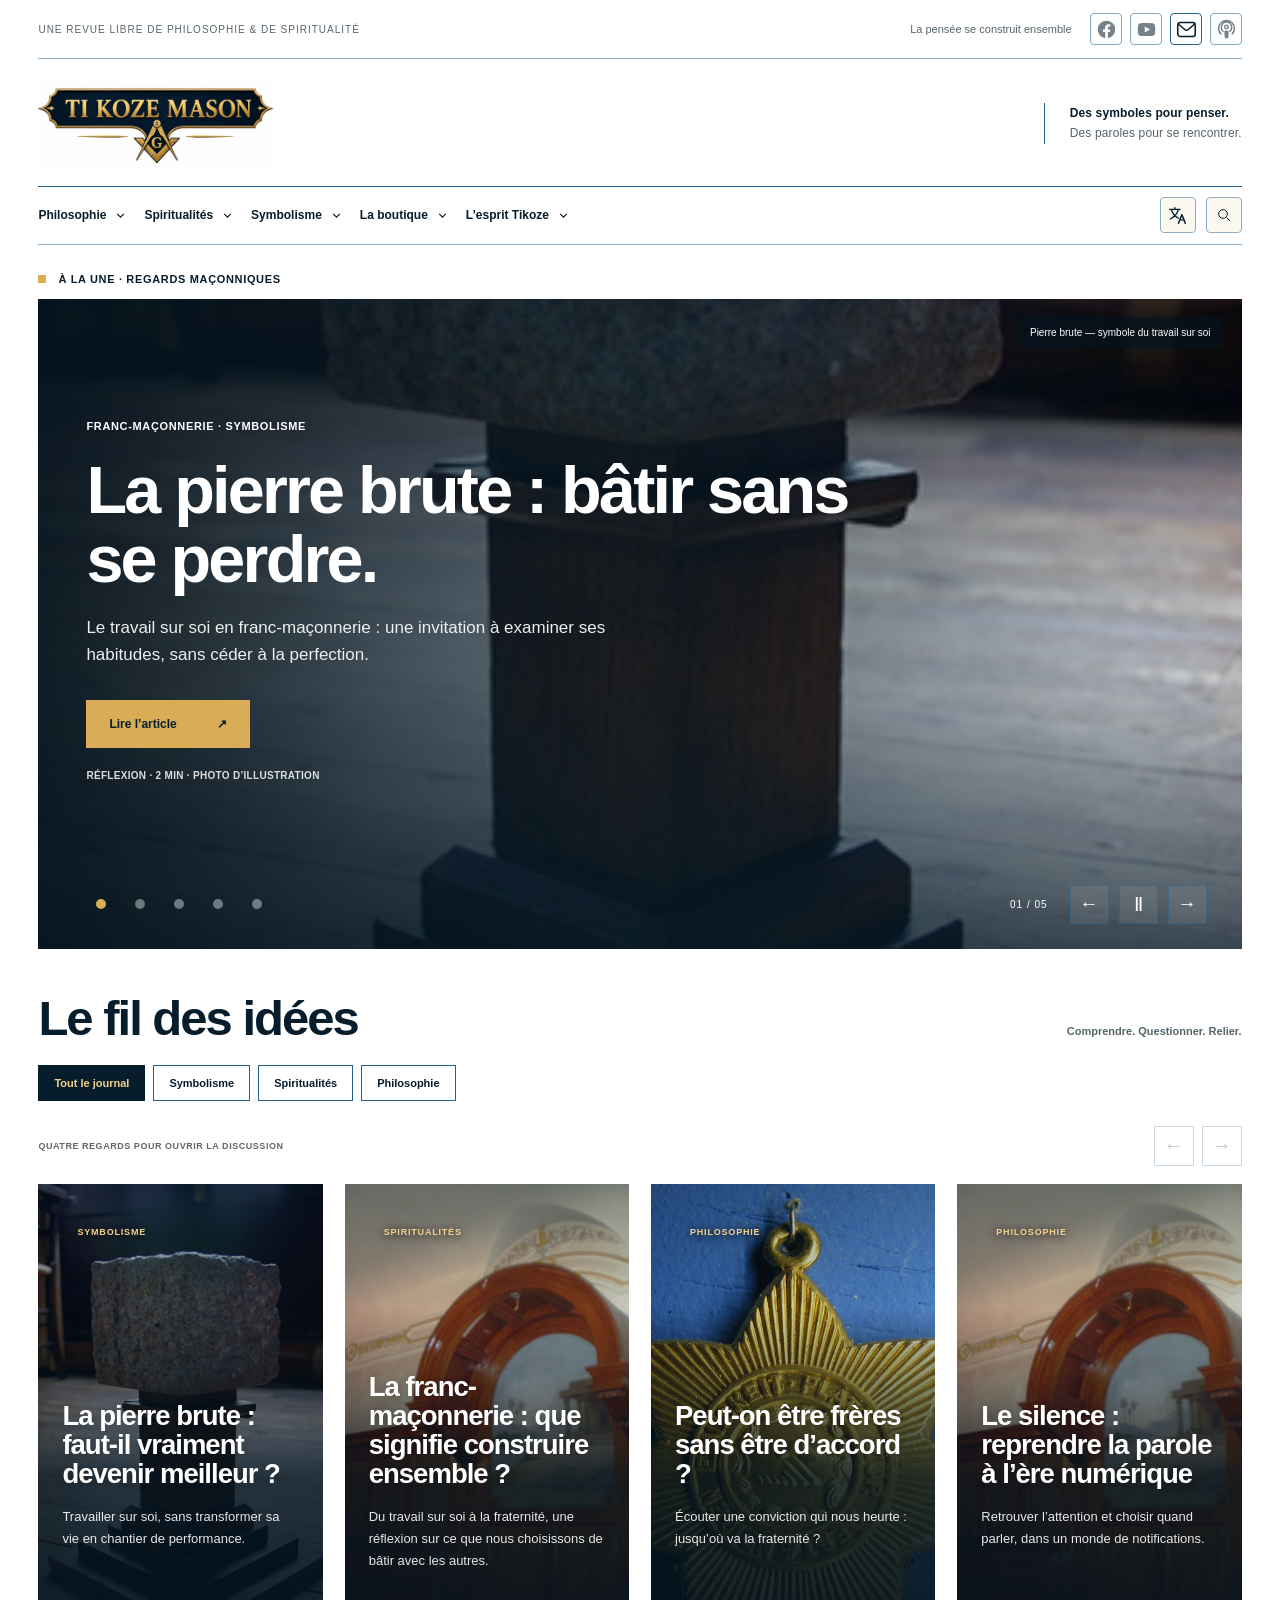
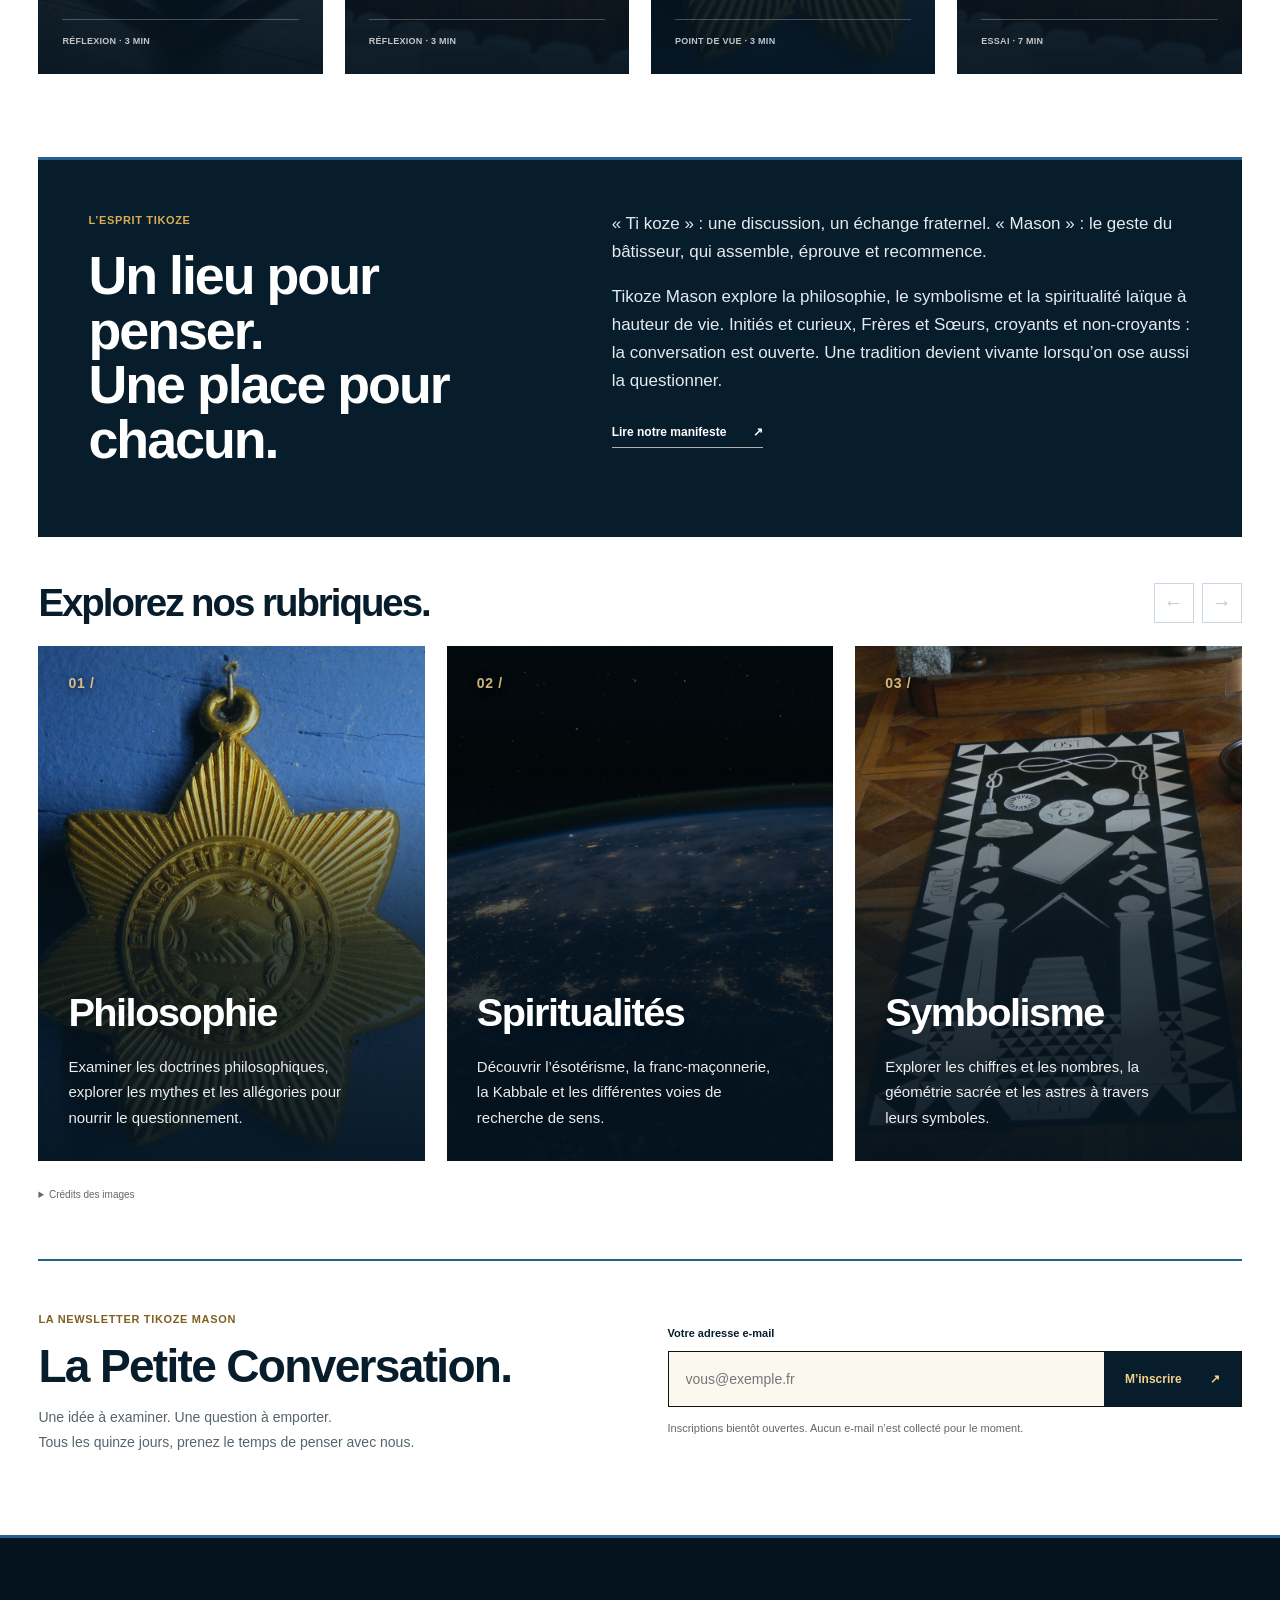
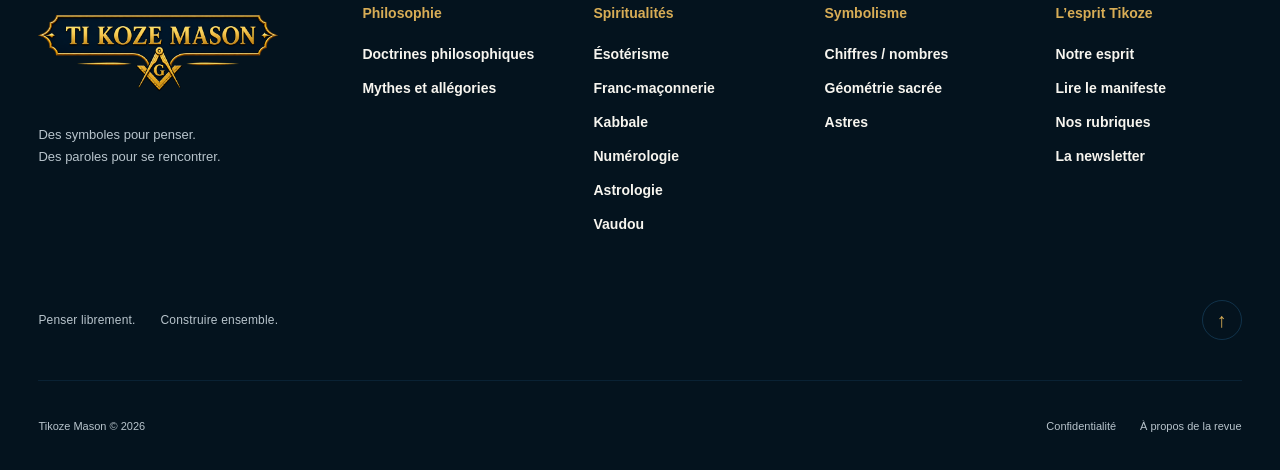
<file: index.html>
<!DOCTYPE html>
<html lang="fr">
<head>
<meta charset="utf-8"><meta name="viewport" content="width=device-width, initial-scale=1">
<title>Tikoze Mason — Prendre le temps de penser</title>
<meta name="description" content="Un regard libre sur la franc-maçonnerie, la philosophie et notre époque. Des symboles pour penser. Des paroles pour se rencontrer.">
<meta name="theme-color" content="#ffffff">
<style>
:root{--paper:#ffffff;--ink:#2b2b2b;--muted:#686868;--line:#cecece;--accent:#696969;--soft:#e8e8e8;--serif:Georgia,'Times New Roman',serif;--sans:Arial,Helvetica,sans-serif}*{box-sizing:border-box}html{scroll-behavior:smooth;scroll-padding-top:30px}body{margin:0;background:var(--paper);color:var(--ink);font-family:var(--sans)}button,input{font:inherit}button,a{-webkit-tap-highlight-color:transparent}a{color:inherit;text-decoration:none}button{cursor:pointer}a:focus-visible,button:focus-visible,input:focus-visible{outline:2px solid var(--accent);outline-offset:5px}button{color:inherit}::selection{background:#c8c8c8}.wrap{width:min(1280px,90%);margin:auto}.eyebrow{font-size:11px;letter-spacing:.16em;text-transform:uppercase;font-weight:600}.topline{display:flex;justify-content:space-between;padding:15px 0;border-bottom:1px solid var(--line);font-size:10px;letter-spacing:.12em;text-transform:uppercase}.brand-row{display:flex;justify-content:space-between;align-items:center;padding:26px 0}.brand{font-family:var(--serif);font-size:43px;letter-spacing:-2px}.brand i{color:var(--accent);font-style:normal}.brand-note{font-family:var(--serif);font-style:italic;font-size:16px}.menu{display:flex;justify-content:space-between;align-items:center;border-top:1px solid var(--line);border-bottom:1px solid var(--ink);padding:16px 0;gap:24px}.navlinks{display:flex;gap:28px;font-size:12px}.navlinks a:hover,footer a:hover{color:var(--accent)}.search-toggle{background:none;border:0;display:flex;align-items:center;gap:9px;font-size:12px}.search-toggle svg{width:17px}.search-area{padding:18px 0}.search-area input{width:100%;background:transparent;border:1px solid var(--line);padding:15px;color:var(--ink)}.intro{display:flex;align-items:center;gap:12px;margin:37px 0 25px}.dot{height:7px;width:7px;border-radius:50%;background:var(--accent)}.hero{display:grid;grid-template-columns:1.12fr 1fr;gap:6%;padding-bottom:48px;border-bottom:1px solid var(--line)}.hero-copy{padding:15px 0}.hero h1{font:normal clamp(43px,5vw,70px)/1.07 var(--serif);letter-spacing:-2.5px;margin:22px 0}.hero h1 em{font-weight:normal;color:var(--accent)}.hero-desc{font:18px/1.7 var(--serif);max-width:440px;color:var(--muted)}.read-link{display:inline-flex;align-items:center;gap:27px;font-size:12px;font-weight:bold;margin-top:20px;padding:13px 0;border-bottom:1px solid var(--ink);background:none;border-top:0;border-left:0;border-right:0}.read-link:hover{color:var(--accent);border-color:var(--accent)}.hero-art{background:#dddddd;position:relative;min-height:380px;overflow:hidden;display:grid;place-items:center}.hero-art svg{width:100%;height:100%;position:absolute;inset:0}.art-caption{position:absolute;left:23px;bottom:19px;font-size:9px;letter-spacing:.16em;text-transform:uppercase}.quote-strip{display:grid;grid-template-columns:170px 1fr;align-items:center;gap:30px;padding:30px 0;border-bottom:1px solid var(--line)}.quote-strip p{font:italic 23px/1.4 var(--serif);margin:0}.section-head{display:flex;justify-content:space-between;align-items:baseline;margin:48px 0 25px}.section-head h2{font:normal 31px var(--serif);margin:0;letter-spacing:-.6px}.section-head span{font-size:11px;color:var(--muted)}.filters{display:flex;gap:8px;flex-wrap:wrap;margin-bottom:27px}.filter{background:none;border:1px solid var(--line);border-radius:30px;padding:9px 15px;font-size:11px}.filter.active{background:var(--ink);color:var(--paper);border-color:var(--ink)}.articles{display:grid;grid-template-columns:repeat(3,1fr);gap:30px}.article-card{padding-bottom:28px;border-bottom:1px solid var(--line)}.thumb{height:195px;background:var(--soft);margin-bottom:23px;position:relative;overflow:hidden;display:grid;place-items:center}.thumb svg{width:100%;height:100%}.card-category{color:var(--accent);font-size:9px;letter-spacing:.12em;text-transform:uppercase}.article-card h3{font:normal 27px/1.2 var(--serif);margin:13px 0}.article-card p{font-size:13px;line-height:1.8;color:var(--muted)}.meta{font-size:10px;letter-spacing:.03em;color:var(--muted);margin-top:20px}.card-button{border:0;padding:0;text-align:left;background:none}.card-button:hover h3{color:var(--accent)}.empty{padding:30px 0;font:20px var(--serif)}.manifesto{display:grid;grid-template-columns:1fr 1.3fr;gap:10%;margin:65px 0;background:var(--ink);color:var(--paper);padding:55px}.manifesto h2{font:normal 44px/1.1 var(--serif);letter-spacing:-1px;margin:20px 0}.manifesto .eyebrow{color:#aeaeae}.manifesto p{font:17px/1.85 var(--serif);margin-top:0;color:#e0e0e0}.manifesto a{font-size:12px;border-bottom:1px solid #aeaeae;padding-bottom:8px}.pillars{display:grid;grid-template-columns:repeat(3,1fr);gap:35px;margin-bottom:65px}.pillar{border-top:1px solid var(--ink);padding-top:20px}.pillar b{font:italic 19px var(--serif);color:var(--accent)}.pillar h3{font:normal 25px var(--serif)}.pillar p{font-size:13px;line-height:1.8;color:var(--muted)}.closing{border-top:1px solid var(--line);padding:40px 0;display:flex;justify-content:space-between;align-items:center;gap:30px}.closing h2{font:normal 30px var(--serif);margin:0 0 10px}.closing p{font-size:13px;color:var(--muted);line-height:1.7}.closing button{border:1px solid var(--ink);padding:14px 20px;background:transparent;white-space:nowrap;font-size:12px}footer{border-top:1px solid var(--ink);padding:25px 0 30px;display:flex;justify-content:space-between;align-items:center;gap:20px}footer .brand{font-size:25px;letter-spacing:-1px}footer small{font-size:10px;color:var(--muted)}footer nav{display:flex;gap:20px;font-size:11px}dialog{border:0;background:var(--paper);color:var(--ink);padding:0;width:min(860px,95vw);max-height:90dvh}dialog::backdrop{background:#222222d9;backdrop-filter:blur(5px)}.dialog-bar{position:sticky;top:0;background:var(--paper);border-bottom:1px solid var(--line);padding:15px 25px;display:flex;justify-content:space-between;align-items:center;z-index:2}.dialog-bar button{background:none;border:1px solid var(--line);padding:8px 12px;font-size:12px}.reading{padding:35px clamp(22px,7vw,75px) 60px}.reading h1{font:normal clamp(32px,5vw,48px)/1.15 var(--serif);letter-spacing:-1px}.reading h2{font:normal 28px/1.3 var(--serif);margin-top:35px}.reading p,.reading li{font:19px/1.8 var(--serif)}.reading .lead{font-size:22px;color:var(--muted)}.reading a{text-decoration:underline}.reading .note{font:13px/1.7 var(--sans);color:var(--muted);border-top:1px solid var(--line);padding-top:20px}.reading blockquote{font:italic 26px/1.5 var(--serif);border-left:2px solid var(--accent);padding-left:24px;margin:30px 0}.skip{position:absolute;left:-9999px}.skip:focus{left:10px;top:10px;background:white;padding:15px;z-index:99}[hidden]{display:none!important}@media(max-width:850px){.brand-note{display:none}.navlinks{gap:15px;flex-wrap:wrap}.hero{gap:25px}.hero-art{min-height:330px}.hero h1{font-size:48px}.articles{grid-template-columns:repeat(2,1fr)}.manifesto{padding:35px;gap:30px}.pillars{gap:20px}.quote-strip{grid-template-columns:120px 1fr}}@media(max-width:580px){.wrap{width:89%}.topline{font-size:8px}.topline span:last-child{display:none}.brand-row{padding:21px 0}.brand{font-size:36px}.navlinks{gap:13px;font-size:10px;line-height:1.7}.menu{align-items:flex-start;gap:12px}.search-toggle span{display:none}.intro{margin-top:27px;font-size:9px}.hero{grid-template-columns:1fr;padding-bottom:30px}.hero h1{font-size:48px;margin-top:12px}.hero-copy{padding:0}.hero-art{min-height:290px}.hero-desc{font-size:17px}.quote-strip{grid-template-columns:1fr;gap:13px;padding:25px 0}.quote-strip p{font-size:21px}.section-head{margin-top:35px}.section-head h2{font-size:28px}.section-head span{font-size:9px}.articles{grid-template-columns:1fr}.thumb{height:220px}.article-card h3{font-size:28px}.manifesto{grid-template-columns:1fr;margin:40px 0;padding:28px;gap:10px}.manifesto h2{font-size:36px}.pillars{grid-template-columns:1fr;gap:22px;margin-bottom:35px}.pillar h3{margin:14px 0}.closing{display:block}.closing button{margin-top:10px}footer{flex-wrap:wrap}footer small{width:100%;order:3}.reading p,.reading li{font-size:18px}}@media(prefers-reduced-motion:reduce){html{scroll-behavior:auto}}

/* Direction éditoriale : contraste franc, typographie massive, formats verticaux. */
:root{--paper:#fff;--ink:#080808;--muted:#555;--line:#d5d5d5;--accent:#080808;--soft:#eee;--serif:Arial,Helvetica,sans-serif}
.wrap{width:min(1400px,94%)}.topline{background:#080808;color:#fff;padding:10px 18px;border:0;font-size:9px;letter-spacing:.1em}.brand-row{padding:24px 0 20px}.brand{font-family:Arial,Helvetica,sans-serif;font-size:clamp(37px,5vw,66px);font-weight:900;letter-spacing:-2px;line-height:1;text-transform:uppercase}.brand i{color:inherit}.brand-note{font:700 12px/1.5 Arial,Helvetica,sans-serif;max-width:240px;text-align:right;font-style:normal}.menu{border-top:2px solid #080808;border-bottom:2px solid #080808;padding:17px 0}.navlinks{gap:25px;font-size:12px;font-weight:800}.search-toggle{font-weight:700}.eyebrow{font-weight:800;letter-spacing:.06em}.intro{margin:28px 0 14px}.dot{border-radius:0;width:8px;height:8px}.hero{position:relative;isolation:isolate;display:block;min-height:610px;background:#111;color:#fff;padding:0;border:0;overflow:hidden}.hero-art{position:absolute;inset:0 0 0 32%;min-height:100%;z-index:-2;background:#777}.hero-art svg{filter:grayscale(1) contrast(1.4);opacity:.85}.hero:after{content:'';position:absolute;inset:0;z-index:-1;background:linear-gradient(90deg,rgba(0,0,0,.95),rgba(0,0,0,.62) 49%,rgba(0,0,0,.08))}.hero-copy{padding:55px 48px 45px;max-width:850px}.hero h1{font:900 clamp(52px,6.4vw,91px)/.98 Arial,Helvetica,sans-serif;letter-spacing:-4px;margin:0 0 28px;max-width:800px}.hero h1 em{font-style:normal;color:#fff}.hero-desc{font:500 17px/1.55 Arial,Helvetica,sans-serif;color:#eee;max-width:420px}.hero .read-link{background:#fff;color:#080808;border:0;padding:17px 23px;gap:40px;margin-top:15px;font-weight:800}.hero .read-link:hover{background:#ddd}.hero .meta{color:#ddd;margin-top:22px;font-weight:700;font-size:10px}.art-caption{right:20px;left:auto;color:#fff;font-weight:700;bottom:18px}.quote-strip{grid-template-columns:180px 1fr;padding:28px 0;border-bottom:2px solid #080808}.quote-strip p{font:800 clamp(20px,2.1vw,29px)/1.2 Arial,Helvetica,sans-serif;letter-spacing:-.7px}.section-head{margin:45px 0 22px}.section-head h2{font:900 clamp(32px,4vw,49px)/1 Arial,Helvetica,sans-serif;letter-spacing:-2px}.section-head span{font-weight:700}.filters{gap:8px;margin-bottom:25px}.filter{border-radius:0;font-weight:800;font-size:11px;padding:11px 15px;border-color:#080808}.filter:hover{background:#eee}.filter.active:hover{background:#222}.articles{gap:22px}.article-card{position:relative;border:0;padding-bottom:10px;min-width:0}.card-button{display:block;position:relative;width:100%;overflow:hidden;background:#111;color:#fff}.thumb{height:460px;margin:0;background:#333}.thumb svg{filter:grayscale(1) contrast(1.3);height:100%;width:100%;transition:transform .3s;object-fit:cover}.card-button:after{content:'';position:absolute;inset:0;background:linear-gradient(0deg,rgba(0,0,0,.96),rgba(0,0,0,.12) 77%);pointer-events:none}.card-category{position:absolute;top:20px;left:20px;z-index:1;background:#fff;color:#080808;padding:9px 11px;font-weight:800;font-size:9px;max-width:calc(100% - 40px)}.article-card h3{position:absolute;bottom:23px;left:23px;right:23px;z-index:1;font:900 clamp(27px,2.7vw,39px)/1.03 Arial,Helvetica,sans-serif;letter-spacing:-1.3px;margin:0}.card-button:hover h3{color:#fff}.card-button:hover .thumb svg{transform:scale(1.035)}.article-card p{font-size:14px;line-height:1.6;margin:16px 0 10px;color:#444}.article-card .meta{font-size:10px;font-weight:800;margin-top:12px}.manifesto{margin:65px 0 45px;padding:50px;gap:7%;background:#080808}.manifesto .eyebrow{color:#bbb}.manifesto h2{font:900 clamp(35px,4.2vw,59px)/1.02 Arial,Helvetica,sans-serif;letter-spacing:-2px}.manifesto p{font:400 17px/1.65 Arial,Helvetica,sans-serif;color:#eee}.manifesto .read-link{font-weight:800}.pillars{gap:30px}.pillar{border-top:3px solid #080808}.pillar b{font:900 30px Arial,Helvetica,sans-serif;color:#aaa}.pillar h3{font:800 25px/1.1 Arial,Helvetica,sans-serif;letter-spacing:-.7px}.pillar p{font-size:14px}.closing{border-top:2px solid #080808}.closing h2{font:900 33px/1.1 Arial,Helvetica,sans-serif;letter-spacing:-1px;margin-top:12px}.closing button{background:#080808;color:#fff;font-weight:800}.closing button:hover{background:#333}footer{border-top:3px solid #080808;padding-top:28px}footer .brand{font-weight:900;font-size:33px;letter-spacing:-2px}footer nav{font-weight:700}.reading h1{font:900 clamp(34px,5vw,53px)/1.03 Arial,Helvetica,sans-serif;letter-spacing:-1.8px}.reading h2{font-weight:800;letter-spacing:-.7px}.reading p,.reading li{font:400 18px/1.8 Arial,Helvetica,sans-serif}.reading .lead{font-size:21px;font-weight:600;line-height:1.5}.reading blockquote{font:800 27px/1.35 Arial,Helvetica,sans-serif;border-left:5px solid #080808}.dialog-bar{border-bottom:2px solid #080808}.dialog-bar button{font-weight:800;border-color:#080808}dialog::backdrop{background:#000c}
@media(min-width:851px){.article-card:nth-child(2){margin-top:35px}.article-card:nth-child(3){margin-top:70px}}
@media(max-width:850px){.hero{min-height:570px}.hero-copy{padding:40px 30px}.hero h1{font-size:72px;letter-spacing:-3px}.hero-art{left:15%}.articles{grid-template-columns:repeat(3,minmax(0,1fr));gap:15px}.thumb{height:350px}.article-card h3{font-size:25px;left:15px;right:15px;bottom:20px}.card-category{left:12px;top:12px;font-size:8px;padding:7px;max-width:calc(100% - 24px)}.manifesto{padding:35px}.brand-note{display:none}}
@media(max-width:580px){.wrap{width:92%}.topline{padding:10px;font-size:8px}.brand{font-size:43px;letter-spacing:-2.8px}.brand-row{padding:23px 0}.menu{padding:13px 0}.navlinks{font-size:10px;gap:10px 16px}.hero{min-height:570px}.hero-copy{padding:35px 23px}.hero h1{font-size:55px;letter-spacing:-2.8px}.hero-art{left:0}.hero:after{background:linear-gradient(90deg,#000d,#0006)}.hero-desc{font-size:15px;max-width:310px}.art-caption{font-size:8px}.quote-strip{display:block;padding:22px 0}.quote-strip p{margin-top:12px;font-size:23px}.section-head{align-items:flex-start;gap:15px}.section-head h2{font-size:35px}.section-head span{max-width:100px;text-align:right;font-size:10px;line-height:1.5}.filters{gap:6px}.filter{font-size:10px;padding:10px}.articles{grid-template-columns:1fr;gap:28px}.thumb{height:440px}.article-card h3{font-size:39px;left:23px;right:23px;bottom:27px}.card-category{font-size:9px;left:20px;top:20px;padding:9px 11px}.manifesto{padding:28px;margin-top:45px}.manifesto h2{font-size:41px}.manifesto p{font-size:16px}.closing h2{font-size:30px}.closing button{white-space:normal}footer .brand{font-size:30px}.reading p,.reading li{font-size:17px}}
@media(prefers-reduced-motion:reduce){.thumb svg{transition:none}}


/* En-tête : hiérarchie éditoriale et navigation responsive. */
header.wrap{width:min(1400px,94%)}
header .topline{background:transparent;color:#666;border-bottom:1px solid #dedede;padding:13px 0;font-size:10px;font-weight:500;letter-spacing:.1em;gap:20px;line-height:1.5}
header .topline span:last-child{letter-spacing:0;text-transform:none;font-size:11px}
header .brand-row{padding:32px 0 30px;gap:40px;align-items:center}
header .brand{text-transform:none;display:inline-flex;align-items:baseline;flex-shrink:0;font-family:Arial,Helvetica,sans-serif;font-weight:900;font-size:clamp(36px,4.2vw,58px);line-height:1;letter-spacing:-3px;color:#080808}
header .brand i{display:inline-block;font-size:1.05em;margin-left:2px}
header .brand-note{display:block;font-family:Arial,Helvetica,sans-serif;font-size:12px;font-weight:400;line-height:1.7;letter-spacing:.01em;text-align:left;max-width:290px;padding-left:25px;border-left:1px solid #ccc;color:#555;font-style:normal}
header .brand-note strong{display:block;color:#111;font-weight:700}
header .menu{border-top:1px solid #111;border-bottom:1px solid #dedede;padding:0;gap:25px;min-height:58px;align-items:stretch}
header .navlinks{display:flex;align-items:stretch;gap:28px;flex-wrap:nowrap;min-width:0}
header .navlinks a{display:flex;align-items:center;position:relative;font-size:12px;font-weight:600;line-height:1.4;padding:19px 0;white-space:nowrap;color:#444;transition:color .15s}
header .navlinks a:first-child{color:#080808;font-weight:800}
header .navlinks a:after{content:'';position:absolute;left:0;right:0;bottom:-1px;height:2px;background:#080808;transform:scaleX(0);transform-origin:left;transition:transform .15s}
header .navlinks a:hover{color:#000}header .navlinks a:hover:after,header .navlinks a:focus-visible:after{transform:scaleX(1)}
header .search-toggle{display:flex;align-items:center;justify-content:center;gap:9px;align-self:center;flex-shrink:0;background:#f3f3f3;border:1px solid #e8e8e8;border-radius:4px;padding:10px 13px;font-size:11px;font-weight:600;min-height:36px;margin:8px 0}
header .search-toggle:hover,header .search-toggle[aria-expanded="true"]{background:#080808;color:#fff;border-color:#080808}
header .search-toggle svg{width:16px;height:16px;flex-shrink:0}
header .search-area{padding:22px 0;border-bottom:1px solid #dedede}
header .search-area label{display:block;margin-bottom:10px;font-size:10px;color:#555}
header .search-area input{background:#f7f7f7;border:1px solid #d5d5d5;border-radius:4px;font-size:15px;padding:15px 16px}
@media(max-width:1100px){header .navlinks{gap:19px}header .navlinks a{font-size:11px}header .menu{gap:18px}}
@media(max-width:850px){header .brand-row{padding:27px 0;gap:25px}header .brand{font-size:43px;letter-spacing:-2.7px}header .brand-note{font-size:11px;max-width:240px;padding-left:20px}header .menu{display:grid;grid-template-columns:minmax(0,1fr) auto;gap:15px;min-height:55px}header .navlinks{overflow-x:auto;gap:22px;scrollbar-width:thin;scrollbar-color:#bbb transparent}header .navlinks a{padding:19px 0;flex-shrink:0}header .search-toggle span{display:none}header .search-toggle{padding:9px;background:transparent;border-color:#ddd}header .search-toggle svg{width:18px;height:18px}}
@media(max-width:580px){header.wrap{width:92%}header .topline{font-size:8px;letter-spacing:.08em;padding:11px 0}header .topline span:last-child{display:none}header .brand-row{display:flex;flex-direction:column;align-items:flex-start;gap:12px;padding:26px 0 23px}header .brand{font-size:42px;letter-spacing:-2.7px;max-width:100%}header .brand-note{display:block;border-left:0;padding-left:0;max-width:none;font-size:11px;line-height:1.65}header .brand-note strong{display:inline;font-weight:400;color:#555}header .brand-note strong:after{content:' ' }header .menu{gap:13px;min-height:54px}header .navlinks{gap:21px}header .navlinks a{font-size:11px;padding:18px 0}header .search-toggle{margin:8px 0;min-width:36px}header .search-area{padding:18px 0}}
@media(max-width:360px){header .brand{font-size:36px;letter-spacing:-2.3px}}
@media(prefers-reduced-motion:reduce){header .navlinks a,header .navlinks a:after{transition:none}}


/* Carrousel éditorial : quatre cartes aux dimensions identiques. */
.carousel-toolbar{display:flex;justify-content:space-between;align-items:center;gap:20px;margin:0 0 18px}.carousel-toolbar>.eyebrow{color:#666;font-size:9px}.carousel-controls{display:flex;gap:8px}.carousel-controls button{display:grid;place-items:center;width:40px;height:40px;background:#fff;border:1px solid #111;font-size:20px}.carousel-controls button:hover:not(:disabled){background:#111;color:#fff}.carousel-controls button:disabled{opacity:.25;cursor:default}
.articles{display:flex;gap:20px;overflow-x:auto;scroll-snap-type:x mandatory;scroll-behavior:smooth;overscroll-behavior-x:contain;scrollbar-width:thin;scrollbar-color:#aaa #eee;padding:0 0 18px;align-items:stretch}
.articles .article-card,.articles .article-card:nth-child(n){flex:0 0 calc((100% - 60px)/4);margin:0;display:flex;flex-direction:column;padding:0 0 12px;min-width:0;border-bottom:1px solid #ddd;scroll-snap-align:start}
.articles .card-button{flex:none;height:350px}.articles .thumb{height:100%;width:100%}.articles .card-category{top:15px;left:15px;max-width:calc(100% - 30px);font-size:8px;line-height:1.4;padding:7px 8px;text-align:left}.articles .article-card h3{font-size:clamp(23px,2.05vw,31px);line-height:1.08;letter-spacing:-.8px;bottom:20px;left:18px;right:18px}.articles .article-card p{font-size:13px;line-height:1.65;margin:16px 0;flex:1}.articles .article-card .meta{margin:0;padding-top:8px;font-size:9px;line-height:1.5}.articles:focus-visible{outline-offset:5px}
@media(max-width:1100px){.articles .article-card,.articles .article-card:nth-child(n){flex-basis:calc((100% - 40px)/3)}.articles .article-card h3{font-size:29px}}
@media(max-width:850px){.articles .article-card,.articles .article-card:nth-child(n){flex-basis:calc((100% - 20px)/2)}.articles .card-button{height:360px}.articles .article-card h3{font-size:32px}}
@media(max-width:580px){.articles{gap:15px}.articles .article-card,.articles .article-card:nth-child(n){flex-basis:85%}.articles .card-button{height:365px}.articles .article-card h3{font-size:34px;left:20px;right:20px}.articles .card-category{font-size:8px}.carousel-toolbar{gap:12px}.carousel-toolbar>.eyebrow{max-width:190px;font-size:8px;line-height:1.6}.carousel-controls button{width:36px;height:36px}}
@media(prefers-reduced-motion:reduce){.articles{scroll-behavior:auto}}


/* Pied de page pleine largeur, noir et blanc. */
footer.site-footer{display:block;width:100%;margin:25px 0 0;padding:0;border:0;background:#080808;color:#fff}
.footer-inner{width:min(1400px,94%);margin:auto;padding:65px 0 25px}
.footer-main{display:grid;grid-template-columns:1.5fr repeat(4,1fr);gap:45px;align-items:start}
.footer-logo{display:inline-block;font:900 clamp(60px,7.4vw,108px)/.87 Arial,Helvetica,sans-serif;letter-spacing:-6px;color:#fff}
.footer-identity p{font-size:13px;line-height:1.7;color:#a3a3a3;margin:28px 0 0}
footer .footer-column{display:flex;flex-direction:column;align-items:flex-start;gap:13px;font-size:14px;font-weight:600;line-height:1.5}
.footer-column h2{font:700 14px/1.5 Arial,Helvetica,sans-serif;color:#999;margin:0 0 7px}
.site-footer button{font:inherit;background:transparent;color:inherit;text-align:left;border:0;padding:0;line-height:inherit;cursor:pointer}
.site-footer a:hover,.site-footer button:hover{color:#bdbdbd}
.site-footer a:focus-visible,.site-footer button:focus-visible{outline-color:#fff}
.footer-signoff{display:flex;align-items:center;gap:25px;padding:65px 0 40px;color:#aaa;font-size:12px;letter-spacing:.015em}
.footer-signoff a{display:grid;place-items:center;width:40px;height:40px;margin-left:auto;border:1px solid #444;border-radius:50%;color:#fff;font-size:20px}
.footer-bottom{display:flex;align-items:center;gap:30px;border-top:1px solid #292929;padding:25px 0 0;min-height:65px}
footer .footer-bottom small{color:#999;font-size:11px;order:0;width:auto}
footer .footer-bottom nav{display:flex;gap:24px;margin-left:auto;color:#aaa;font-size:11px;font-weight:500}
.footer-wordmark{font-size:25px;font-weight:900;letter-spacing:-1px;white-space:nowrap}
@media(max-width:1000px){.footer-main{grid-template-columns:1.5fr 1fr 1.2fr;gap:35px}.footer-identity{grid-column:1/-1;display:flex;align-items:flex-end;justify-content:space-between;gap:30px}.footer-logo{font-size:80px}.footer-identity p{margin:0;text-align:right}.footer-inner{padding-top:45px}}
@media(max-width:580px){.footer-inner{width:92%;padding-top:38px}.footer-main{grid-template-columns:1fr 1fr;gap:32px 22px}.footer-identity{display:block}.footer-logo{font-size:72px;letter-spacing:-4px}.footer-identity p{margin-top:20px;text-align:left;font-size:12px}footer .footer-column{font-size:12px;gap:12px}.footer-column h2{font-size:12px;margin-bottom:2px}.footer-column:last-child{grid-column:1/-1}.footer-signoff{padding:35px 0 25px;font-size:10px;gap:13px}.footer-signoff a{width:34px;height:34px;flex-shrink:0}.footer-bottom{flex-wrap:wrap;gap:20px;padding-top:22px}.footer-bottom nav{order:3;margin-left:0!important;width:100%;gap:20px!important}.footer-wordmark{margin-left:auto}.footer-bottom small{font-size:10px!important}}


/* Trois piliers, format portrait et navigation en carrousel. */
.pillars-section{margin:0 0 55px}.pillars-section .section-head{align-items:center;gap:25px}.pillars-section .section-head h2{font-size:clamp(28px,3vw,42px);max-width:700px;line-height:1.08}.pillars-section .carousel-controls{flex-shrink:0}
.pillars{display:flex;gap:22px;overflow-x:auto;align-items:stretch;scroll-snap-type:x mandatory;scroll-behavior:smooth;overscroll-behavior-x:contain;scrollbar-width:thin;scrollbar-color:#999 #eee;padding-bottom:16px;margin:0}
.pillars .pillar{position:relative;isolation:isolate;display:flex;flex-direction:column;flex:0 0 calc((100% - 44px)/3);aspect-ratio:3/4;min-height:410px;overflow:hidden;scroll-snap-align:start;border:0;background:#111;color:#fff;padding:30px;}
.pillars .pillar:before{content:'';position:absolute;z-index:-1;width:240px;height:240px;right:-70px;top:30px;border:1px solid #ffffff26;border-radius:50%;box-shadow:0 0 0 28px #ffffff05,0 0 0 56px #ffffff05;pointer-events:none}
.pillars .pillar:nth-child(2){background:#e9e9e9;color:#111}.pillars .pillar:nth-child(2):before{border-color:#0002;border-radius:0;transform:rotate(35deg);box-shadow:0 0 0 28px #00000004,0 0 0 56px #00000004}
.pillars .pillar:nth-child(3){background:#353535}.pillars .pillar:nth-child(3):before{width:180px;height:260px;border-radius:100px 100px 0 0;right:-30px}
.pillars .pillar b{font:800 14px/1 Arial,Helvetica,sans-serif;color:inherit;letter-spacing:.05em;margin-bottom:auto;opacity:.65}.pillars .pillar h3{font:900 clamp(29px,3.1vw,45px)/1.04 Arial,Helvetica,sans-serif;letter-spacing:-1.5px;max-width:320px;margin:75px 0 20px}.pillars .pillar p{font:400 15px/1.7 Arial,Helvetica,sans-serif;max-width:300px;color:inherit;opacity:.8;margin:0;min-height:77px}
.closing{padding:38px 0 45px;gap:35px}.closing h2{max-width:650px}.closing .eyebrow{color:#666}
@media(max-width:850px){.pillars{gap:18px}.pillars .pillar{flex-basis:calc((100% - 18px)/2);padding:26px;min-height:420px}.pillars .pillar h3{font-size:39px}}
@media(max-width:580px){.pillars-section{margin-bottom:30px}.pillars-section .section-head h2{font-size:29px;letter-spacing:-1px}.pillars{gap:15px}.pillars .pillar{flex-basis:85%;aspect-ratio:3/4;min-height:410px;padding:26px}.pillars .pillar h3{font-size:38px}.pillars .pillar p{font-size:14px;min-height:85px}.closing{padding:30px 0}.closing h2{font-size:30px}}
@media(prefers-reduced-motion:reduce){.pillars{scroll-behavior:auto}}


/* Articles : quatre cartes portrait dans la continuité des trois piliers. */
.articles{gap:22px;align-items:stretch}
.articles .article-card,.articles .article-card:nth-child(n){position:relative;isolation:isolate;flex:0 0 calc((100% - 66px)/4);aspect-ratio:3/4;min-height:430px;padding:0;border:0;overflow:hidden;background:#111;color:#fff;display:flex;flex-direction:column;scroll-snap-align:start}
.articles .article-card:before{content:'';position:absolute;z-index:-1;width:210px;height:210px;right:-90px;top:48px;border:1px solid #ffffff26;border-radius:50%;box-shadow:0 0 0 26px #ffffff05,0 0 0 52px #ffffff05;pointer-events:none}
.articles .article-card:nth-child(2){background:#e9e9e9;color:#111}.articles .article-card:nth-child(2):before{border-color:#0002;border-radius:0;transform:rotate(35deg);box-shadow:0 0 0 26px #00000004,0 0 0 52px #00000004}
.articles .article-card:nth-child(3){background:#353535}.articles .article-card:nth-child(3):before{width:160px;height:240px;border-radius:90px 90px 0 0}
.articles .article-card:nth-child(4){background:#d2d2d2;color:#111}.articles .article-card:nth-child(4):before{border-color:#0002;box-shadow:0 0 0 26px #00000004,0 0 0 52px #00000004}
.articles .card-button{display:flex;flex-direction:column;align-items:flex-start;justify-content:space-between;position:static;flex:1;height:auto;width:100%;background:transparent;color:inherit;padding:26px 24px 0;text-align:left;min-height:0}
.articles .card-button:after{display:none}.articles .thumb{display:none}
.articles .card-category{position:static;display:block;background:none;color:inherit;padding:0;max-width:100%;font-size:9px;font-weight:700;letter-spacing:.09em;line-height:1.6;opacity:.7;margin:0 0 65px}
.articles .article-card h3{position:static;font:900 clamp(25px,2.3vw,35px)/1.06 Arial,Helvetica,sans-serif;letter-spacing:-1px;margin:0;left:auto;right:auto;bottom:auto;color:inherit}
.articles .card-button:hover h3{color:inherit;text-decoration:underline;text-decoration-thickness:1px;text-underline-offset:5px}.articles .card-button:focus-visible{outline:2px solid currentColor;outline-offset:-7px}
.articles .article-card p{flex:none;min-height:95px;margin:18px 24px 0;color:inherit;opacity:.8;font-size:13px;line-height:1.7}
.articles .article-card .meta{margin:18px 24px 25px;padding-top:15px;border-top:1px solid #ffffff35;color:inherit;opacity:.65;font-size:9px;font-weight:700;line-height:1.5}
.articles .article-card:nth-child(even) .meta{border-color:#0003}
@media(max-width:1100px){.articles .article-card,.articles .article-card:nth-child(n){flex-basis:calc((100% - 44px)/3);min-height:440px}.articles .article-card h3{font-size:31px}}
@media(max-width:850px){.articles{gap:18px}.articles .article-card,.articles .article-card:nth-child(n){flex-basis:calc((100% - 18px)/2);min-height:450px}.articles .article-card h3{font-size:35px}}
@media(max-width:580px){.articles{gap:15px}.articles .article-card,.articles .article-card:nth-child(n){flex-basis:85%;min-height:460px;aspect-ratio:3/4}.articles .card-button{padding:26px 26px 0}.articles .article-card h3{font-size:35px}.articles .card-category{font-size:9px}.articles .article-card p{margin:18px 26px 0;min-height:85px;font-size:14px}.articles .article-card .meta{margin:18px 26px 26px}}


/* Newsletter : invitation éditoriale et formulaire accessible. */
.closing.newsletter{display:grid;grid-template-columns:1fr 1fr;gap:55px;align-items:center;padding:48px 0 55px}
.newsletter h2{font-size:clamp(32px,3.6vw,49px);line-height:1.05;letter-spacing:-1.7px;margin:15px 0}.newsletter-copy>p{font-size:14px;line-height:1.8;margin-bottom:0}
.newsletter-form{min-width:0}.newsletter-form label{display:block;font-size:11px;font-weight:700;margin-bottom:12px}.newsletter-fields{display:flex;border:1px solid #111;min-height:56px}.newsletter-fields input{min-width:0;flex:1;border:0;border-radius:0;background:#fff;color:#111;padding:17px;font-size:14px}.newsletter-fields input:focus-visible{outline-offset:-4px}.newsletter-fields button{margin:0;border:0;border-radius:0;padding:17px 21px;display:flex;justify-content:space-between;align-items:center;gap:28px;font-size:12px;white-space:nowrap}.newsletter .newsletter-notice{font-size:11px;line-height:1.7;color:#666;margin:12px 0 0}.newsletter .newsletter-status{font-size:12px;line-height:1.7;margin:14px 0 0;padding:12px 14px;background:#eee;color:#222}
@media(max-width:850px){.closing.newsletter{gap:30px;grid-template-columns:1fr}.newsletter-form{max-width:650px;width:100%}}
@media(max-width:580px){.closing.newsletter{padding:32px 0 38px;gap:25px}.newsletter h2{font-size:36px}.newsletter-fields input{padding:15px 12px;font-size:13px}.newsletter-fields button{padding:15px 13px;gap:14px;font-size:11px}}


/* Navigation principale déroulante, sans dépendance externe. */
header .menu{position:relative;display:flex;justify-content:space-between;align-items:center;min-height:58px;overflow:visible}
.menu-dropdown{position:relative;align-self:stretch;display:flex;align-items:center}
.menu-dropdown summary{display:flex;align-items:center;gap:12px;min-height:57px;padding:0 5px;list-style:none;cursor:pointer;font-size:13px;font-weight:700;user-select:none}
.menu-dropdown summary::-webkit-details-marker{display:none}
.menu-icon{display:flex;flex-direction:column;gap:4px;width:18px}.menu-icon span{display:block;width:18px;height:1.5px;background:currentColor}
.menu-chevron{width:16px;height:16px;margin-left:30px;transition:transform .2s}.menu-dropdown[open] .menu-chevron{transform:rotate(180deg)}
header .menu-dropdown .navlinks{position:absolute;z-index:20;top:calc(100% + 1px);left:0;display:flex;flex-direction:column;align-items:stretch;gap:0;width:310px;padding:10px;background:#fff;border:1px solid #ddd;box-shadow:0 15px 35px #00000012;overflow:visible}
header .menu-dropdown .navlinks a{padding:15px 16px;font-size:13px;font-weight:600;white-space:normal;color:#222;border-bottom:1px solid #eee}
header .menu-dropdown .navlinks a:last-child{border-bottom:0}header .menu-dropdown .navlinks a:after{display:none}
header .menu-dropdown .navlinks a:hover,header .menu-dropdown .navlinks a:focus-visible{background:#f0f0f0;color:#000}
.menu-dropdown summary:focus-visible{outline:2px solid #111;outline-offset:-5px}
@media(max-width:580px){header .menu{min-height:54px} .menu-dropdown summary{min-height:53px}.menu-chevron{margin-left:20px}header .menu-dropdown .navlinks{width:min(310px,85vw)}header .menu-dropdown .navlinks a{font-size:13px;padding:16px}}
@media(prefers-reduced-motion:reduce){.menu-chevron{transition:none}}


/* Un sous-menu par rubrique. */
.dropdown-navigation{display:flex;align-items:stretch;gap:25px;min-width:0;flex:1}
.dropdown-navigation .menu-dropdown{display:block;align-self:stretch}
.dropdown-navigation .menu-dropdown summary{font-size:12px;gap:8px;white-space:nowrap;padding:0;min-height:57px}
.dropdown-navigation .menu-chevron{width:13px;height:13px;margin:0;flex-shrink:0}
header .dropdown-navigation .navlinks{width:265px;max-width:85vw;align-items:stretch}
header .dropdown-navigation .navlinks a,header .dropdown-navigation .navlinks button{display:block;width:100%;background:transparent;color:#222;border:0;border-bottom:1px solid #eee;padding:15px 16px;text-align:left;font:600 12px/1.5 Arial,Helvetica,sans-serif;white-space:normal}
header .dropdown-navigation .navlinks>:last-child{border-bottom:0}
header .dropdown-navigation .navlinks a:hover,header .dropdown-navigation .navlinks button:hover{background:#f0f0f0;color:#000}
@media(max-width:1100px){.dropdown-navigation{gap:17px}.dropdown-navigation .menu-dropdown summary{font-size:11px;gap:5px}header .menu{gap:15px}header .dropdown-navigation .menu-dropdown:last-child .navlinks{left:auto;right:0}}
@media(max-width:850px){header .menu{flex-wrap:wrap;gap:0}.dropdown-navigation{order:2;flex:0 0 100%;flex-wrap:wrap;gap:0 23px;border-top:1px solid #eee;padding:0}.dropdown-navigation .menu-dropdown summary{min-height:46px;font-size:11px}header .search-toggle{margin-left:auto}header .dropdown-navigation .navlinks{left:0;right:auto}header .dropdown-navigation .menu-dropdown:last-child .navlinks{left:0;right:auto}}
@media(max-width:580px){.dropdown-navigation{gap:0 18px}.dropdown-navigation .menu-dropdown summary{font-size:11px;min-height:44px}header .dropdown-navigation .navlinks{width:240px}header .dropdown-navigation .menu-dropdown:nth-child(even) .navlinks{left:auto;right:0}}


.mobile-date,.mobile-menu-toggle{display:none}
@media(max-width:850px){
header.wrap{width:100%;border-top:1px solid #ccc}
header .topline,header .brand-note{display:none}
header .brand-row{position:relative;display:flex;flex-direction:column;justify-content:center;align-items:center;min-height:106px;padding:22px 66px 18px;gap:8px;border-bottom:1px solid #ccc}
header .brand{font-size:clamp(25px,5.2vw,38px);letter-spacing:-1.6px;text-align:center;white-space:nowrap}
.mobile-date{display:block;font:15px/1.4 Georgia,'Times New Roman',serif;color:#111}
.mobile-menu-toggle{position:absolute;right:4%;top:27px;display:flex;align-items:center;justify-content:center;flex-direction:column;gap:5px;width:42px;height:42px;background:#fff;border:1px solid #111;border-radius:3px;padding:10px;color:#111}
.mobile-menu-toggle span{width:22px;height:2px;background:currentColor;display:block}
.mobile-menu-toggle[aria-expanded="true"] span:nth-child(2),.mobile-menu-toggle[aria-expanded="true"] span:nth-child(3){display:none}
header .menu{display:none;background:#000;color:#fff;border:0;padding:12px 5% 25px;gap:0;align-items:stretch}
header .menu.mobile-open{display:flex;flex-direction:column}
.dropdown-navigation{order:0;display:block;flex:auto;width:100%;padding:0;border:0}
.dropdown-navigation .menu-dropdown{display:block;border-bottom:1px solid #303030;width:100%;position:static}
.dropdown-navigation .menu-dropdown summary{display:flex;justify-content:space-between;align-items:stretch;min-height:72px;padding:0;font-size:clamp(17px,3.5vw,24px);font-weight:400;line-height:1.3;white-space:normal;gap:15px;padding-left:0}
.dropdown-navigation .menu-dropdown summary{align-items:center}
.dropdown-navigation .menu-chevron{width:54px;height:72px;flex:0 0 54px;padding:24px 17px;border-left:1px solid #303030;border-right:1px solid #303030;color:#fff;transform:rotate(-90deg)}
.dropdown-navigation .menu-dropdown[open] .menu-chevron{transform:none}
header .dropdown-navigation .menu-dropdown .navlinks{position:static;display:flex;left:auto;right:auto;top:auto;width:100%;max-width:none;padding:0 0 12px;background:#f6f6f6;box-shadow:none;border:0}
header .dropdown-navigation .navlinks a,header .dropdown-navigation .navlinks button{color:#ddd;background:transparent;padding:15px 18px;border-bottom:1px solid #292929;font-size:14px;font-weight:400}
header .dropdown-navigation .navlinks a:hover,header .dropdown-navigation .navlinks button:hover{background:#222;color:#fff}
header .menu-dropdown summary:focus-visible,header .menu-dropdown a:focus-visible,header .menu-dropdown button:focus-visible{outline-color:#fff;outline-offset:-4px}
header .search-toggle{order:1;align-self:stretch;justify-content:flex-start;min-height:60px;color:#ddd;background:transparent;border:0;border-bottom:1px solid #303030;margin:10px 0 0;padding:12px 0;font-size:14px;font-weight:400}
header .search-toggle span{display:inline}header .search-toggle svg{width:19px;height:19px}
header .search-area{margin:0;padding:20px 5%;border-bottom:1px solid #ddd}
}
@media(max-width:360px){header .brand{font-size:24px;letter-spacing:-1.4px}header .brand-row{padding-left:42px;padding-right:60px}.mobile-menu-toggle{right:12px;width:36px;height:38px}.mobile-date{font-size:13px}}

header .menu-dropdown:not([open]) .navlinks{display:none}

.menu-socials{display:flex;align-items:center;gap:8px;flex-shrink:0;margin-left:auto}
.menu-socials .social-link{display:grid;place-items:center;width:34px;height:34px;min-width:34px;border:1px solid #111;border-radius:4px;padding:6px;background:#fff;color:#080808}
.menu-socials .social-link svg{display:block;width:22px;height:22px}
.menu-socials .social-link:disabled{opacity:.55;cursor:default}
.menu-socials a:hover,.menu-socials button:not(:disabled):hover{background:#080808;color:#fff}
@media(min-width:851px){header .menu{flex-wrap:wrap;gap:12px}header .dropdown-navigation{flex:1 1 auto;gap:17px}.menu-socials{padding:10px 0}header .search-toggle{padding:9px}.search-toggle span{display:none}}
@media(max-width:850px){header .menu .menu-socials{order:1;align-self:flex-start;margin:24px 0 8px;gap:12px;padding:0}.menu-socials .social-link{width:42px;height:42px;padding:8px;border-color:#fff;background:transparent;color:#fff}.menu-socials .social-link svg{width:25px;height:25px}.menu-socials a:hover{background:#fff;color:#000}header .search-toggle{order:2}}


.mobile-header-search,.mobile-newsletter-cta{display:none}
@media(max-width:850px){
body.mobile-navigation-open{overflow:hidden}
header .brand-row{height:86px;min-height:86px;display:flex;flex-direction:row;justify-content:flex-start;padding:20px 110px 20px 5%;border-bottom:1px solid #eee;background:#fff;gap:0;z-index:51}
header .brand{font-size:clamp(24px,4.5vw,34px);letter-spacing:-1.5px;white-space:nowrap}
header .mobile-date{display:none}
.mobile-navigation-open header .brand-row{position:fixed;inset:0 0 auto;height:86px}
.mobile-navigation-open header{padding-top:86px}
.mobile-menu-toggle{right:5%;top:23px;width:36px;height:40px;border:0;border-radius:0;padding:5px;background:transparent;gap:6px}
.mobile-menu-toggle span{width:26px;height:2px}
.mobile-menu-toggle[aria-expanded="true"] span:first-child{transform:rotate(45deg);position:absolute}
.mobile-menu-toggle[aria-expanded="true"] span:nth-child(2){display:block;position:absolute;transform:rotate(-45deg)}
.mobile-menu-toggle[aria-expanded="true"] span:nth-child(3){display:none}
.mobile-header-search{display:grid;place-items:center;position:absolute;right:calc(5% + 49px);top:26px;width:34px;height:34px;background:transparent;color:#111;border:0;padding:4px}.mobile-header-search svg{width:26px;height:26px}
header .menu.mobile-open{position:fixed;inset:86px 0 0;z-index:50;display:flex;background:#fff;color:#111;padding:16px 7% 28px;overflow-y:auto;overscroll-behavior:contain;gap:0}
header .dropdown-navigation{flex:0 0 auto;border:0}
header .dropdown-navigation .menu-dropdown{border:0;margin:0}
header .dropdown-navigation .menu-dropdown summary{font-size:clamp(19px,3.5vw,27px);font-weight:500;line-height:1.4;min-height:92px;padding:22px 0;gap:20px;color:#222}
header .dropdown-navigation .menu-chevron{color:#222;width:22px;height:22px;flex:0 0 22px;padding:0;border:0;transform:none}
header .dropdown-navigation .menu-dropdown[open] .menu-chevron{transform:rotate(180deg)}
header .dropdown-navigation .menu-dropdown .navlinks{background:#f6f6f6;padding:5px 15px 10px;border:0;box-shadow:none}
header .dropdown-navigation .navlinks a,header .dropdown-navigation .navlinks button{background:transparent;color:#444;border-bottom:1px solid #e5e5e5;font-size:15px;font-weight:400;padding:16px 0}
header .dropdown-navigation .navlinks a:hover,header .dropdown-navigation .navlinks button:hover{background:#eee;color:#000}
header .menu-dropdown summary:focus-visible,header .menu-dropdown a:focus-visible,header .menu-dropdown button:focus-visible{outline-color:#111}
header .menu .search-toggle{display:none}
.mobile-newsletter-cta{display:flex;order:1;justify-content:space-between;align-items:center;background:#080808;color:#fff;font-size:13px;font-weight:700;padding:22px;margin:28px 0 6px;gap:15px}
.mobile-newsletter-cta:hover{background:#333}
header .menu .menu-socials{order:2;align-self:center;margin:24px 0 0;gap:14px}
header .menu-socials .social-link{border-color:#111;background:#fff;color:#111;width:40px;height:40px}
header .menu-socials a:hover{background:#111;color:#fff}
header .search-area{position:relative;z-index:10;background:#fff}
}
@media(max-width:360px){header .brand{font-size:23px;letter-spacing:-1.5px}header .brand-row{padding-left:4%;padding-right:100px}.mobile-menu-toggle{right:3%}.mobile-header-search{right:calc(3% + 43px)}header .dropdown-navigation .menu-dropdown summary{font-size:19px;min-height:80px}}


.hero.news-hero{min-height:650px;background:#111;isolation:isolate}.news-hero:after{display:none}.hero-slide{position:relative;min-height:650px;isolation:isolate;display:flex;align-items:center}.hero-photo{position:absolute;inset:0;width:100%;height:100%;object-fit:cover;filter:none;z-index:-2}.hero-slide:after{content:'';position:absolute;inset:0;background:linear-gradient(90deg,#000e,#0008 65%,#0003);z-index:-1}.news-hero .hero-copy{max-width:900px;padding:60px 48px 110px}.news-hero h1{font-size:clamp(43px,5.2vw,73px);line-height:1.03;letter-spacing:-2.8px;margin:22px 0}.news-hero .hero-desc{max-width:570px}.hero-navigation{position:absolute;bottom:25px;left:48px;right:35px;display:flex;align-items:center;gap:10px;z-index:2}.hero-navigation>button{background:#ffffff14;border:1px solid #ffffff80;color:#fff;display:grid;place-items:center;width:39px;height:39px;font-size:19px}.hero-navigation>button:hover{background:#fff;color:#111}.hero-dots{display:flex;gap:9px;flex:1}.hero-dots button{position:relative;width:30px;height:32px;border:0;background:none;padding:0}.hero-dots button:after{content:'';display:block;width:10px;height:10px;margin:auto;border-radius:50%;background:#ffffff66}.hero-dots button[aria-pressed="true"]:after{background:#fff}#hero-counter{color:#fff;font-size:10px;letter-spacing:.1em;margin-right:12px}.hero-announcement{position:absolute;clip-path:inset(50%);width:1px;height:1px;overflow:hidden}.hero-navigation button:focus-visible{outline-color:#fff}
@media(max-width:580px){.hero.news-hero,.hero-slide{min-height:610px}.news-hero .hero-copy{padding:35px 24px 100px}.news-hero h1{font-size:43px;letter-spacing:-1.9px}.news-hero .hero-desc{font-size:15px}.hero-navigation{left:24px;right:20px;gap:7px;bottom:22px}.hero-dots{gap:6px}.hero-dots button{width:19px}.hero-navigation>button{width:33px;height:35px}#hero-counter{margin-right:3px;font-size:9px}}


.news-hero .hero-photo{filter:none;object-position:center center}.hero-slide[data-slide="0"] .hero-photo{object-position:center 45%}.hero-slide[data-slide="3"] .hero-photo,.hero-slide[data-slide="4"] .hero-photo{object-fit:contain;background:#333;object-position:right center}@media(max-width:580px){.hero-slide[data-slide="3"] .hero-photo,.hero-slide[data-slide="4"] .hero-photo{object-fit:cover;object-position:center}}

.hero-image-caption{position:absolute;right:20px;top:18px;z-index:2;max-width:48%;font-size:10px;line-height:1.5;color:#fff;background:#0008;padding:8px 11px}.news-hero .hero-photo{object-fit:cover;filter:none}.hero-slide[data-slide="0"] .hero-photo{object-position:70% center}.hero-slide[data-slide="2"] .hero-photo,.hero-slide[data-slide="3"] .hero-photo,.hero-slide[data-slide="4"] .hero-photo{object-fit:contain;object-position:right center;background:#272727}@media(max-width:580px){.hero-image-caption{top:12px;right:12px;max-width:85%;font-size:8px;padding:5px 8px}.news-hero .hero-copy{padding-top:65px}.hero-slide[data-slide="2"] .hero-photo,.hero-slide[data-slide="3"] .hero-photo,.hero-slide[data-slide="4"] .hero-photo{object-fit:cover;object-position:center}}

/* Images éditoriales des quatre cartes, en couleur. */
.articles .article-card:before{display:none}
.articles .card-button{position:relative;isolation:isolate;justify-content:space-between;padding-top:210px;overflow:visible}
.articles .thumb{display:block;position:absolute;top:0;left:0;right:0;width:100%;height:185px;background:#222;overflow:hidden;z-index:0}
.articles .thumb img{display:block;width:100%;height:100%;object-fit:cover;filter:none;transition:transform .3s ease}
.articles .card-button:hover .thumb img{transform:scale(1.04)}
.articles .card-category{position:relative;z-index:1;margin:0 0 22px;font-size:8px;min-height:26px}
.articles .article-card h3{position:relative;font-size:clamp(24px,2vw,30px)}
.articles .article-card,.articles .article-card:nth-child(n){min-height:620px;aspect-ratio:auto}
.articles .article-card p{min-height:95px}.articles .article-card .meta{margin-top:16px}
@media(max-width:1100px){.articles .article-card,.articles .article-card:nth-child(n){min-height:625px}.articles .article-card h3{font-size:29px}}
@media(max-width:850px){.articles .article-card,.articles .article-card:nth-child(n){min-height:640px}.articles .thumb{height:210px}.articles .card-button{padding-top:235px}.articles .article-card h3{font-size:32px}}
@media(max-width:580px){.articles .article-card,.articles .article-card:nth-child(n){min-height:625px}.articles .thumb{height:205px}.articles .card-button{padding-top:230px}.articles .article-card h3{font-size:31px}.articles .card-category{margin-bottom:20px}.articles .article-card p{min-height:82px}}
@media(prefers-reduced-motion:reduce){.articles .thumb img{transition:none}}


/* Photographies plein cadre sur les quatre cartes du carrousel. */
.articles .article-card,.articles .article-card:nth-child(n){isolation:isolate;position:relative;color:#fff;background:#111;min-height:490px;aspect-ratio:3/4;overflow:hidden}
.articles .card-button{position:static;isolation:auto;flex:1;padding:26px 24px 0;overflow:visible;justify-content:space-between;color:#fff}
.articles .thumb{position:absolute;inset:0;display:block;width:100%;height:100%;z-index:-2;background:#222;margin:0}
.articles .thumb img{display:block;width:100%;height:100%;object-fit:cover;filter:none}
.articles .article-card:after{content:'';position:absolute;inset:0;z-index:-1;pointer-events:none;background:linear-gradient(180deg,rgba(0,0,0,.38),rgba(0,0,0,.15) 25%,rgba(0,0,0,.8) 60%,rgba(0,0,0,.94))}
.articles .card-category{color:#fff;opacity:1;min-height:26px;margin:0 0 75px;font-size:9px;text-shadow:0 1px 8px #000}
.articles .article-card h3{color:#fff;font-size:clamp(25px,2.15vw,32px);text-shadow:0 1px 10px #0003}
.articles .article-card p{color:#fff;opacity:.9;min-height:95px;margin:18px 24px 0}
.articles .article-card .meta,.articles .article-card:nth-child(even) .meta{color:#fff;opacity:.75;border-color:#ffffff55;margin:18px 24px 25px}
.articles .card-button:focus-visible{outline-color:#fff}
@media(max-width:1100px){.articles .article-card,.articles .article-card:nth-child(n){min-height:510px}.articles .article-card h3{font-size:30px}}
@media(max-width:850px){.articles .article-card,.articles .article-card:nth-child(n){min-height:530px}.articles .card-button{padding-top:26px}.articles .thumb{height:100%}.articles .article-card h3{font-size:34px}}
@media(max-width:580px){.articles .article-card,.articles .article-card:nth-child(n){min-height:500px}.articles .card-button{padding:26px 26px 0}.articles .thumb{height:100%}.articles .article-card h3{font-size:33px}.articles .card-category{margin-bottom:75px}.articles .article-card p{margin:18px 26px 0;min-height:82px}.articles .article-card .meta,.articles .article-card:nth-child(even) .meta{margin:18px 26px 26px}}


/* Piliers illustrés en plein cadre, comme les cartes du journal. */
.pillars .pillar,.pillars .pillar:nth-child(2),.pillars .pillar:nth-child(3){background:#111;color:#fff;isolation:isolate;position:relative;overflow:hidden}
.pillars .pillar:before{display:none}
.pillars .pillar-photo{position:absolute;inset:0;z-index:-2;width:100%;height:100%;object-fit:cover;filter:none;transition:transform .35s ease}
.pillars .pillar:after{content:'';position:absolute;inset:0;z-index:-1;pointer-events:none;background:linear-gradient(180deg,#0005,#0002 25%,#000b 58%,#000e)}
.pillars .pillar:hover .pillar-photo{transform:scale(1.035)}
.pillars .pillar b{color:#fff;opacity:.85;text-shadow:0 1px 8px #000}
.pillars .pillar h3{color:#fff;text-shadow:0 1px 10px #0003}
.pillars .pillar p{color:#fff;opacity:.92}
.pillar-credits{font-size:10px;line-height:1.8;color:#666;margin-top:9px}.pillar-credits summary{cursor:pointer;width:fit-content}.pillar-credits p{margin-top:8px}.pillar-credits a{text-decoration:underline}
@media(prefers-reduced-motion:reduce){.pillars .pillar-photo{transition:none}}


/* Hero : images plein cadre pour toutes les diapositives. */
.news-hero .hero-slide .hero-photo{position:absolute;inset:0;width:100%;height:100%;object-fit:cover;object-position:center;filter:none;background:#111}
.news-hero .hero-slide:after{background:linear-gradient(90deg,rgba(0,0,0,.82),rgba(0,0,0,.46) 58%,rgba(0,0,0,.12)),linear-gradient(0deg,rgba(0,0,0,.6),transparent 35%)}
.news-hero .hero-slide[data-slide="0"] .hero-photo{object-position:center 55%}
.news-hero .hero-slide[data-slide="2"] .hero-photo{object-position:center 55%}
.news-hero .hero-slide[data-slide="3"] .hero-photo{object-position:center 35%}
.news-hero .hero-slide[data-slide="4"] .hero-photo{object-position:center 60%}
@media(max-width:580px){.news-hero .hero-slide .hero-photo{object-fit:cover;object-position:center}.news-hero .hero-slide:after{background:linear-gradient(180deg,rgba(0,0,0,.4),rgba(0,0,0,.55) 40%,rgba(0,0,0,.85))}}


/* Réseaux sociaux à côté de la signature supérieure. */
header .topline{align-items:center;gap:20px}
.topline-right{display:flex;align-items:center;justify-content:flex-end;gap:18px;flex-shrink:0}
header .topline .topline-right>span{display:inline;font-size:11px;letter-spacing:0;text-transform:none;white-space:nowrap}
header .topline .menu-socials{display:flex;gap:8px;margin:0;padding:0}
header .topline .social-link{width:32px;height:32px;min-width:32px;padding:5px;border-color:#888;border-radius:4px;background:#fff;color:#111}
header .topline .social-link svg{width:21px;height:21px}
header .topline .social-link:disabled{opacity:.55}
header .topline .social-link:hover:not(:disabled){background:#111;color:#fff}
@media(max-width:850px){header .topline{display:flex;padding:10px 5%;justify-content:flex-end;border-bottom:1px solid #eee}header .topline>span{display:none}.topline-right{width:100%;justify-content:space-between;gap:12px}header .topline .topline-right>span{font-size:10px}header .topline .menu-socials{gap:6px}header .topline .social-link{width:29px;height:29px;min-width:29px;padding:5px}header .topline .social-link svg{width:18px;height:18px}.mobile-navigation-open header .topline{display:none}}
@media(max-width:360px){header .topline{padding-right:4%;padding-left:4%}header .topline .topline-right>span{font-size:9px}.topline-right{gap:6px}header .topline .menu-socials{gap:4px}header .topline .social-link{width:26px;height:26px;min-width:26px}}


/* Traduction : accès adjacent à la recherche sur ordinateur et mobile. */
.header-tools{display:flex;align-items:center;gap:10px;flex-shrink:0}
.translation-selector{position:relative;z-index:60;color:#111}
.translation-selector summary{display:grid;place-items:center;list-style:none;cursor:pointer;width:36px;height:36px;border:1px solid #e8e8e8;border-radius:4px;background:#f3f3f3}
.translation-selector summary::-webkit-details-marker{display:none}
.translation-selector summary:hover,.translation-selector[open] summary{background:#080808;color:#fff}
.translation-selector summary:focus-visible{outline:2px solid #111;outline-offset:4px}
.translation-selector svg{width:21px;height:21px}
.translation-options{position:absolute;right:0;top:calc(100% + 10px);width:210px;padding:8px;background:#fff;border:1px solid #ddd;box-shadow:0 8px 24px #0002}
.translation-options>span{display:block;padding:8px 10px;font-size:10px;color:#666}
.translation-options a{display:flex;align-items:center;justify-content:space-between;gap:12px;padding:12px 10px;font-size:14px;font-weight:600}
.translation-options a:hover{background:#f3f3f3}
.translation-options small{font-size:10px;font-weight:400;color:#666}
.translation-status{font-size:12px;line-height:1.5;padding:0 10px}
.mobile-translation{display:none}
@media(max-width:850px){.header-tools{display:none}.mobile-translation{display:block;position:absolute;right:calc(5% + 90px);top:26px}.mobile-translation summary{width:32px;height:34px;border:0;background:transparent}.mobile-translation .translation-options{right:-45px}header .brand-row{padding-right:155px}header .brand{font-size:clamp(20px,4vw,32px)}}
@media(max-width:360px){.mobile-translation{right:calc(3% + 81px)}header .brand{font-size:20px;letter-spacing:-1.5px}header .brand-row{padding-right:137px}}

header .dropdown-navigation .navlinks button:disabled{cursor:default;color:#666}
header .dropdown-navigation .navlinks button:disabled:hover{background:transparent;color:#666}

/* Logo fourni : proportions conservées, marges blanches cadrées à l’affichage. */
header .brand{width:clamp(140px,17vw,210px);line-height:0}
.brand-image{display:block;width:100%;height:auto;aspect-ratio:2.6;object-fit:cover;object-position:center}
.footer-logo{display:block;width:240px;max-width:100%;line-height:0;background:transparent}
@media(max-width:850px){header .brand{width:115px;max-width:100%;min-width:0;flex-shrink:1}}
@media(max-width:360px){header .brand{width:100px}}
/* Palette du logo : bleu nuit, or et ivoire. */
:root{--navy:#071d2b;--navy-deep:#04131e;--gold:#d8ad56;--gold-dark:#806020;--ivory:#fbf8f0;--paper:#fff;--ink:var(--navy);--muted:#56646c;--line:#90afc6;--accent:var(--gold-dark);--soft:var(--ivory)}
body{background:var(--paper);color:var(--navy)}
::selection{background:#ead3a0;color:var(--navy)}
a:focus-visible,button:focus-visible,input:focus-visible,summary:focus-visible{outline-color:#24618d}
header .topline{color:#56646c;border-color:var(--line)}
header .brand-note{color:#56646c;border-color:#24618d}
header .brand-note strong{color:var(--navy)}
header .menu{border-top-color:#24618d;border-bottom-color:var(--line)}
header .dropdown-navigation .menu-dropdown summary{color:var(--navy)}
header .navlinks a:after{background:#24618d}
header .dropdown-navigation .navlinks a,header .dropdown-navigation .navlinks button{color:var(--navy);border-bottom-color:var(--line)}
header .dropdown-navigation .navlinks a:hover,header .dropdown-navigation .navlinks a:focus-visible,header .dropdown-navigation .navlinks button:hover{background:var(--ivory);color:var(--gold-dark)}
header .search-toggle,.translation-selector summary{background:var(--ivory);color:var(--navy);border-color:var(--line)}
header .search-toggle:hover,header .search-toggle[aria-expanded="true"],.translation-selector summary:hover,.translation-selector[open] summary{background:var(--navy);color:var(--gold);border-color:#24618d}
.translation-options{border-color:var(--line)}.translation-options a:hover{background:var(--ivory)}
header .topline .social-link{color:var(--navy);border-color:#24618d}
header .topline .social-link:hover:not(:disabled){background:var(--navy);color:var(--gold)}
header .search-area input,.newsletter-fields input{background:var(--ivory);border-color:var(--line);color:var(--navy)}
.dot{background:var(--gold)}
.news-hero .hero-slide:after{background:linear-gradient(90deg,#04131eed,#071d2b88 58%,#071d2b22),linear-gradient(0deg,#04131eb3,transparent 40%)}
.hero .read-link{background:var(--gold);color:var(--navy)}.hero .read-link:hover{background:#edc97e}
.hero-navigation>button{border-color:#24618d80;color:#fff}.hero-navigation>button:hover{background:var(--gold);color:var(--navy)}
.hero-dots button[aria-pressed="true"]:after{background:var(--gold)}
.hero-image-caption{background:#04131eb3}
.filter{color:var(--navy);border-color:#24618d}.filter:hover{background:var(--ivory)}
.filter.active,.filter.active:hover{background:var(--navy);color:#f4d18b;border-color:var(--navy)}
.carousel-controls button{border-color:#24618d;color:var(--navy);background:var(--paper)}
.carousel-controls button:hover:not(:disabled){background:var(--navy);color:var(--gold)}
.articles,.pillars{scrollbar-color:#24618d var(--ivory)}
.articles .article-card:after{background:linear-gradient(180deg,#04131e66,#071d2b33 25%,#04131ed9 60%,#04131ef5)}
.articles .card-category{color:#f4d18b;border-color:#24618d80}
.manifesto{background:var(--navy);border-top:3px solid #24618d}
.manifesto .eyebrow{color:var(--gold)}.manifesto h2{color:#fff}.manifesto p{color:#e4eaf0}
.pillars .pillar:after{background:linear-gradient(180deg,#071d2b55,#071d2b33 25%,#04131ecc 58%,#04131ef2)}
.pillars .pillar b{color:#f4d18b}
.closing{border-top-color:#24618d}.closing .eyebrow{color:var(--gold-dark)}
.closing button,.newsletter-form button{background:var(--navy);color:#f4d18b;border-color:var(--navy)}
.closing button:hover,.newsletter-form button:hover{background:#12364b}
footer.site-footer{background:var(--navy-deep);border-top:3px solid #24618d;color:#f7f5ef}
.footer-column h2,.footer-wordmark{color:var(--gold)}
.footer-identity p,.footer-signoff,footer .footer-bottom small,footer .footer-bottom nav{color:#b8c4cc}
.site-footer a:hover,.site-footer button:hover{color:#f4d18b}
.site-footer a:focus-visible{outline-color:#24618d}
.footer-bottom{border-top-color:#24618d33}.footer-signoff a{border-color:#24618d66;color:var(--gold)}
@media(max-width:850px){
header .brand-row,header .menu.mobile-open{background:var(--paper);color:var(--navy)}
.mobile-header-search{color:var(--navy)}.mobile-menu-toggle span{background:var(--navy)}
header .dropdown-navigation .menu-dropdown .navlinks{background:var(--ivory)}
header .dropdown-navigation .navlinks a:hover,header .dropdown-navigation .navlinks button:hover{background:#f0e7d4;color:var(--navy)}
.mobile-newsletter-cta{background:var(--navy);color:#f4d18b}.mobile-newsletter-cta:hover{background:#12364b}
}


/* En-tête un peu plus compact autour du logo. */
header .brand-row{padding-top:24px;padding-bottom:22px}
@media(max-width:850px){
header .brand-row{height:78px;min-height:78px;padding-top:16px;padding-bottom:16px}
.mobile-navigation-open header .brand-row{height:78px}
.mobile-navigation-open header{padding-top:78px}
header .menu.mobile-open{top:78px}
.mobile-header-search,.mobile-translation{top:22px}
.mobile-menu-toggle{top:19px}
}

/* Logo aligné à gauche dans l’en-tête. */
header .brand-row{justify-content:space-between;align-items:center}
header .brand-row .brand{margin:0}
@media(max-width:850px){header .brand-row{justify-content:flex-start}}

/* Logo légèrement agrandi visuellement sans modifier l’espace de l’en-tête. */
header .brand-row .brand-image{transform:scale(1.12);transform-origin:left center}
</style>
</head>
<body>
<a class="skip" href="#contenu">Aller au contenu</a>
<header class="wrap">
<div class="topline"><span>Une revue libre de philosophie & de spiritualité</span><div class="topline-right"><span>La pensée se construit ensemble</span><div class="menu-socials" role="group" aria-label="Réseaux sociaux et abonnements">
<button class="social-link" type="button" disabled aria-label="Facebook — lien à venir" title="Facebook — lien à venir"><svg viewBox="0 0 24 24" aria-hidden="true"><path fill="currentColor" d="M12 2a10 10 0 0 0-1.56 19.88v-7H7.9V12h2.54V9.8c0-2.51 1.5-3.9 3.78-3.9 1.1 0 2.25.2 2.25.2v2.47H15.2c-1.24 0-1.63.77-1.63 1.56V12h2.78l-.44 2.88h-2.34v7A10 10 0 0 0 12 2Z"/></svg></button>
<button class="social-link" type="button" disabled aria-label="YouTube — lien à venir" title="YouTube — lien à venir"><svg viewBox="0 0 24 24" aria-hidden="true"><path fill="currentColor" d="M21.6 7.1a3 3 0 0 0-2.1-2.15C17.65 4.5 12 4.5 12 4.5s-5.65 0-7.5.45A3 3 0 0 0 2.4 7.1 31 31 0 0 0 2 12a31 31 0 0 0 .4 4.9 3 3 0 0 0 2.1 2.15c1.85.45 7.5.45 7.5.45s5.65 0 7.5-.45a3 3 0 0 0 2.1-2.15A31 31 0 0 0 22 12a31 31 0 0 0-.4-4.9ZM10 15.5v-7l6 3.5-6 3.5Z"/></svg></button>
<a class="social-link" href="#newsletter-title" aria-label="Découvrir la newsletter" title="La Petite Conversation"><svg viewBox="0 0 24 24" fill="none" stroke="currentColor" stroke-width="1.8" aria-hidden="true"><rect x="2" y="4" width="20" height="16" rx="3"/><path d="m3 6 7 6a3 3 0 0 0 4 0l7-6"/></svg></a>
<button class="social-link" type="button" disabled aria-label="Podcast — lien à venir" title="Podcast — lien à venir"><svg viewBox="0 0 24 24" fill="none" stroke="currentColor" stroke-width="1.7" stroke-linecap="round" aria-hidden="true"><circle cx="12" cy="9" r="2"/><path d="M8 14a6 6 0 1 1 8 0M5.5 17a9 9 0 1 1 13 0"/><path fill="currentColor" stroke="none" d="M9.5 14.5c0-2 5-2 5 0L14 21c-.2 1.3-3.8 1.3-4 0z"/></svg></button>
</div></div></div>
<div class="brand-row"><time class="mobile-date" id="mobile-date"></time><button type="button" class="mobile-header-search" id="mobile-header-search" aria-label="Rechercher dans le journal" aria-expanded="false" aria-controls="search-area"><svg viewBox="0 0 24 24" fill="none" stroke="currentColor" stroke-width="1.7" aria-hidden="true"><circle cx="10.5" cy="10.5" r="7"/><path d="m16 16 5 5"/></svg></button><details class="translation-selector mobile-translation"><summary aria-label="Traduire le site" title="Traduire le site"><svg viewBox="0 0 24 24" fill="none" stroke="currentColor" stroke-width="1.6" stroke-linecap="round" stroke-linejoin="round" aria-hidden="true"><path d="M3 5h12M9 3v2M5 5c1 5 4 8 8 10M13 5c-1 5-4 8-9 11M13 21l4-10 4 10M15 17h4"/></svg></summary><div class="translation-options"><span>Traduire avec Google</span><a href="https://translate.google.com/" data-translate="en" lang="en" target="_blank" rel="noopener noreferrer">English <small>Anglais</small></a><a href="https://translate.google.com/" data-translate="ht" lang="ht" target="_blank" rel="noopener noreferrer">Kreyòl <small>Créole haïtien</small></a><p class="translation-status" role="status" hidden></p></div></details><button type="button" class="mobile-menu-toggle" id="mobile-menu-toggle" aria-expanded="false" aria-controls="main-menu" aria-label="Ouvrir le menu"><span></span><span></span><span></span></button><a class="brand" href="#" aria-label="Tikoze Mason, accueil"><img class="brand-image" src="assets/logo-tikoze-mason.jpeg" alt="Ti Koze Mason" width="1080" height="720"></a><span class="brand-note"><strong>Des symboles pour penser.</strong> Des paroles pour se rencontrer.</span></div>
<div class="menu" id="main-menu"><nav class="dropdown-navigation" aria-label="Navigation principale"><details class="menu-dropdown"><summary>Philosophie<svg class="menu-chevron" viewBox="0 0 16 16" fill="none" aria-hidden="true"><path d="m4 6 4 4 4-4" stroke="currentColor" stroke-width="1.5"/></svg></summary><div class="navlinks"><a href="#articles" data-topic="Doctrines philosophiques">Doctrines philosophiques</a><a href="#articles" data-topic="Mythes et allégories">Mythes et allégories</a></div></details><details class="menu-dropdown"><summary>Spiritualités<svg class="menu-chevron" viewBox="0 0 16 16" fill="none" aria-hidden="true"><path d="m4 6 4 4 4-4" stroke="currentColor" stroke-width="1.5"/></svg></summary><div class="navlinks"><a href="#articles" data-topic="Ésotérisme">Ésotérisme</a><a href="#articles" data-topic="Franc-maçonnerie">Franc-maçonnerie</a><a href="#articles" data-topic="Kabbale">Kabbale</a><a href="#articles" data-topic="Numérologie">Numérologie</a><a href="#articles" data-topic="Astrologie">Astrologie</a><a href="#articles" data-topic="Vaudou">Vaudou</a></div></details><details class="menu-dropdown"><summary>Symbolisme<svg class="menu-chevron" viewBox="0 0 16 16" fill="none" aria-hidden="true"><path d="m4 6 4 4 4-4" stroke="currentColor" stroke-width="1.5"/></svg></summary><div class="navlinks"><a href="#articles" data-topic="Chiffres / nombres">Chiffres / nombres</a><a href="#articles" data-topic="Géométrie sacrée">Géométrie sacrée</a><a href="#articles" data-topic="Astres">Astres</a></div></details><details class="menu-dropdown"><summary>La boutique<svg class="menu-chevron" viewBox="0 0 16 16" fill="none" aria-hidden="true"><path d="m4 6 4 4 4-4" stroke="currentColor" stroke-width="1.5"/></svg></summary><div class="navlinks"><button type="button" disabled title="Bientôt disponible">Ebooks spiritualité</button><button type="button" disabled title="Bientôt disponible">Rituels</button><button type="button" disabled title="Bientôt disponible">Formations</button></div></details><details class="menu-dropdown"><summary>L’esprit Tikoze<svg class="menu-chevron" viewBox="0 0 16 16" fill="none" aria-hidden="true"><path d="m4 6 4 4 4-4" stroke="currentColor" stroke-width="1.5"/></svg></summary><div class="navlinks"><a href="#manifeste">Notre esprit</a><a href="articles/about.html" data-article="about">Lire le manifeste</a><a href="#pillars-title">Nos rubriques</a><a href="#newsletter-title">La newsletter</a></div></details></nav><a class="mobile-newsletter-cta" href="#newsletter-title">La Petite Conversation <span aria-hidden="true">↗</span></a><div class="header-tools"><details class="translation-selector"><summary aria-label="Traduire le site" title="Traduire le site"><svg viewBox="0 0 24 24" fill="none" stroke="currentColor" stroke-width="1.6" stroke-linecap="round" stroke-linejoin="round" aria-hidden="true"><path d="M3 5h12M9 3v2M5 5c1 5 4 8 8 10M13 5c-1 5-4 8-9 11M13 21l4-10 4 10M15 17h4"/></svg></summary><div class="translation-options"><span>Traduire avec Google</span><a href="https://translate.google.com/" data-translate="en" lang="en" target="_blank" rel="noopener noreferrer">English <small>Anglais</small></a><a href="https://translate.google.com/" data-translate="ht" lang="ht" target="_blank" rel="noopener noreferrer">Kreyòl <small>Créole haïtien</small></a><p class="translation-status" role="status" hidden></p></div></details><button class="search-toggle" aria-expanded="false" aria-controls="search-area" aria-label="Rechercher dans le journal"><svg fill="none" viewBox="0 0 24 24" stroke="currentColor" stroke-width="1.5"><circle cx="10.5" cy="10.5" r="6.5"/><path d="m16 16 5 5"/></svg><span>Rechercher</span></button></div></div>
<div class="search-area" id="search-area" hidden><label for="search" class="eyebrow">Quel sujet vous interroge ?</label><input id="search" type="search" placeholder="Silence, fraternité, philosophie…" autocomplete="off"></div>
</header>
<main id="contenu" class="wrap">
<div class="intro eyebrow"><span class="dot"></span>À la une · Regards maçonniques</div>
<section class="hero news-hero" aria-label="À la une : cinq regards sur la franc-maçonnerie" aria-roledescription="carrousel"><div class="hero-slide" data-slide="0" role="group" aria-roledescription="diapositive" aria-label="1 sur 5"><img class="hero-photo" src="assets/topic-1.jpg" alt="Pierre brute — symbole du travail sur soi" fetchpriority="high"><span class="hero-image-caption">Pierre brute — symbole du travail sur soi</span><div class="hero-copy"><span class="eyebrow">Franc-maçonnerie · Symbolisme</span><h1 id="hero-title">La pierre brute : bâtir sans se perdre.</h1><p class="hero-desc">Le travail sur soi en franc-maçonnerie : une invitation à examiner ses habitudes, sans céder à la perfection.</p><a href="articles/news-1.html" class="read-link" data-article="news-1">Lire l’article <span aria-hidden="true">↗</span></a><div class="meta">RÉFLEXION · 2 MIN · PHOTO D’ILLUSTRATION</div></div></div><div class="hero-slide" data-slide="1" hidden role="group" aria-roledescription="diapositive" aria-label="2 sur 5"><img class="hero-photo" src="assets/masonic-2.jpg" alt="Salle de loge — un cadre pour écouter" loading="lazy"><span class="hero-image-caption">Salle de loge — un cadre pour écouter</span><div class="hero-copy"><span class="eyebrow">Franc-maçonnerie · Pratiques maçonniques</span><h1>Le silence : apprendre à vraiment écouter.</h1><p class="hero-desc">Pourquoi le silence de l’apprenti invite à repenser notre rapport à la parole et à l’attention.</p><a href="articles/news-2.html" class="read-link" data-article="news-2">Lire l’article <span aria-hidden="true">↗</span></a><div class="meta">RÉFLEXION · 2 MIN · PHOTO D’ILLUSTRATION</div></div></div><div class="hero-slide" data-slide="2" hidden role="group" aria-roledescription="diapositive" aria-label="3 sur 5"><img class="hero-photo" src="assets/topic-3.jpg" alt="Poignée de main — bijou maçonnique de fraternité" loading="lazy"><span class="hero-image-caption">Poignée de main — bijou maçonnique de fraternité</span><div class="hero-copy"><span class="eyebrow">Franc-maçonnerie · Fraternité</span><h1>Être frères et sœurs, jusque dans le désaccord.</h1><p class="hero-desc">La fraternité maçonnique se travaille lorsque nos convictions cessent de se ressembler.</p><a href="articles/news-3.html" class="read-link" data-article="news-3">Lire l’article <span aria-hidden="true">↗</span></a><div class="meta">RÉFLEXION · 2 MIN · PHOTO D’ILLUSTRATION</div></div></div><div class="hero-slide" data-slide="3" hidden role="group" aria-roledescription="diapositive" aria-label="4 sur 5"><img class="hero-photo" src="assets/topic-4.jpg" alt="Déclaration de 1789 — liberté des opinions et des convictions" loading="lazy"><span class="hero-image-caption">Déclaration de 1789 — liberté des opinions et des convictions</span><div class="hero-copy"><span class="eyebrow">Franc-maçonnerie · Liberté de conscience</span><h1>La liberté de conscience se construit aussi en loge.</h1><p class="hero-desc">Interroger ses certitudes, accueillir la pluralité et garder la liberté de chercher son propre chemin.</p><a href="articles/news-4.html" class="read-link" data-article="news-4">Lire l’article <span aria-hidden="true">↗</span></a><div class="meta">RÉFLEXION · 2 MIN · PHOTO D’ILLUSTRATION</div></div></div><div class="hero-slide" data-slide="4" hidden role="group" aria-roledescription="diapositive" aria-label="5 sur 5"><img class="hero-photo" src="assets/topic-5.jpg" alt="Tableau de loge — symboles du parcours initiatique" loading="lazy"><span class="hero-image-caption">Tableau de loge — symboles du parcours initiatique</span><div class="hero-copy"><span class="eyebrow">Franc-maçonnerie · Initiation &amp; philosophie</span><h1>L’initiation : un commencement, pas une arrivée.</h1><p class="hero-desc">Que peut signifier une démarche initiatique dans une vie déjà pleine de réponses et d’habitudes ?</p><a href="articles/news-5.html" class="read-link" data-article="news-5">Lire l’article <span aria-hidden="true">↗</span></a><div class="meta">RÉFLEXION · 2 MIN · PHOTO D’ILLUSTRATION</div></div></div><div class="hero-navigation"><div class="hero-dots" role="group" aria-label="Choisir un article"><button type="button" data-hero-dot="0" aria-label="Afficher l’article 1" aria-pressed="true"></button><button type="button" data-hero-dot="1" aria-label="Afficher l’article 2" aria-pressed="false"></button><button type="button" data-hero-dot="2" aria-label="Afficher l’article 3" aria-pressed="false"></button><button type="button" data-hero-dot="3" aria-label="Afficher l’article 4" aria-pressed="false"></button><button type="button" data-hero-dot="4" aria-label="Afficher l’article 5" aria-pressed="false"></button></div><span id="hero-counter">01 / 05</span><button id="hero-prev" aria-label="Article précédent">←</button><button id="hero-pause" aria-label="Mettre le défilement en pause">Ⅱ</button><button id="hero-next" aria-label="Article suivant">→</button></div><p class="hero-announcement" id="hero-announcement" aria-live="polite"></p></section>
<section id="articles" aria-labelledby="journal-title"><div class="section-head"><h2 id="journal-title">Le fil des idées</h2><span>Comprendre. Questionner. Relier.</span></div><div class="filters" aria-label="Filtrer les articles"><button class="filter active" data-filter="Tous" aria-pressed="true">Tout le journal</button><button class="filter" data-filter="Symbolisme" aria-pressed="false">Symbolisme</button><button class="filter" data-filter="Spiritualités" aria-pressed="false">Spiritualités</button><button class="filter" data-filter="Philosophie" aria-pressed="false">Philosophie</button></div>
<div class="carousel-toolbar"><span class="eyebrow">Quatre regards pour ouvrir la discussion</span><div class="carousel-controls"><button type="button" id="carousel-prev" aria-label="Article précédent" aria-controls="article-carousel">←</button><button type="button" id="carousel-next" aria-label="Article suivant" aria-controls="article-carousel">→</button></div></div>
<div class="articles" id="article-carousel" role="region" aria-label="Carrousel des articles" tabindex="0">
<article class="article-card" data-category="Symbolisme"><a href="articles/pierre.html" class="card-button" data-article="pierre"><div class="thumb"><img src="assets/topic-1.jpg" alt="Pierre brute, symbole du travail sur soi en franc-maçonnerie" loading="lazy" width="600" height="420"></div><span class="card-category">Symbolisme</span><h3>La pierre brute : faut-il vraiment devenir meilleur ?</h3></a><p>Travailler sur soi, sans transformer sa vie en chantier de performance.</p><div class="meta">RÉFLEXION · 3 MIN</div></article>
<article class="article-card" data-category="Spiritualités"><a href="articles/construire-ensemble.html" class="card-button" data-article="construire-ensemble"><div class="thumb"><img src="assets/masonic-2.jpg" alt="Salle de loge maçonnique : un espace de rencontre et de réflexion" loading="lazy" width="600" height="420"></div><span class="card-category">Spiritualités</span><h3>La franc-maçonnerie : que signifie construire ensemble ?</h3></a><p>Du travail sur soi à la fraternité, une réflexion sur ce que nous choisissons de bâtir avec les autres.</p><div class="meta">RÉFLEXION · 3 MIN</div></article>
<article class="article-card" data-category="Philosophie"><a href="articles/fraternite.html" class="card-button" data-article="fraternite"><div class="thumb"><img src="assets/topic-3.jpg" alt="Poignée de main sur un bijou maçonnique, symbole de fraternité" loading="lazy" width="600" height="420"></div><span class="card-category">Philosophie</span><h3>Peut-on être frères sans être d’accord ?</h3></a><p>Écouter une conviction qui nous heurte : jusqu’où va la fraternité ?</p><div class="meta">POINT DE VUE · 3 MIN</div></article>
<article class="article-card" data-category="Philosophie"><a href="articles/silence.html" class="card-button" data-article="silence"><div class="thumb"><img src="assets/masonic-2.jpg" alt="Salle de loge du temple maçonnique de Highland Park" loading="lazy" width="600" height="420"></div><span class="card-category">Philosophie</span><h3>Le silence : reprendre la parole à l’ère numérique</h3></a><p>Retrouver l’attention et choisir quand parler, dans un monde de notifications.</p><div class="meta">ESSAI · 7 MIN</div></article>
</div><p class="empty" id="empty" role="status" hidden>Aucun article pour cette recherche. Essayez un autre mot.</p><p id="result-count" class="meta" aria-live="polite"></p></section>
<section class="manifesto" id="manifeste"><div><span class="eyebrow">L’esprit Tikoze</span><h2>Un lieu pour penser.<br>Une place pour chacun.</h2></div><div><p>« Ti koze » : une discussion, un échange fraternel. « Mason » : le geste du bâtisseur, qui assemble, éprouve et recommence.</p><p>Tikoze Mason explore la philosophie, le symbolisme et la spiritualité laïque à hauteur de vie. Initiés et curieux, Frères et Sœurs, croyants et non-croyants : la conversation est ouverte. Une tradition devient vivante lorsqu’on ose aussi la questionner.</p><a href="articles/about.html" class="read-link" style="color:var(--paper);border-color:#aeaeae;margin-top:0" id="about-button">Lire notre manifeste <span aria-hidden="true">↗</span></a></div></section>
<section class="pillars-section" aria-labelledby="pillars-title"><div class="section-head"><h2 id="pillars-title">Explorez nos rubriques.</h2><div class="carousel-controls"><button type="button" id="pillars-prev" aria-label="Rubrique précédente" aria-controls="pillars-carousel">←</button><button type="button" id="pillars-next" aria-label="Rubrique suivante" aria-controls="pillars-carousel">→</button></div></div><div class="pillars" id="pillars-carousel" role="region" aria-label="Les trois rubriques de Tikoze Mason" tabindex="0"><section class="pillar"><img class="pillar-photo" src="assets/topic-3.jpg" alt="Poignée de main sur un bijou maçonnique : faire vivre la fraternité" loading="lazy" width="600" height="800"><b>01 /</b><h3><a href="#articles" data-nav-filter="Philosophie">Philosophie</a></h3><p>Examiner les doctrines philosophiques, explorer les mythes et les allégories pour nourrir le questionnement.</p></section><section class="pillar"><img class="pillar-photo" src="assets/hero-4.jpg" alt="La Terre vue de l’espace : habiter notre époque" loading="lazy" width="600" height="800"><b>02 /</b><h3><a href="#articles" data-nav-filter="Spiritualités">Spiritualités</a></h3><p>Découvrir l’ésotérisme, la franc-maçonnerie, la Kabbale et les différentes voies de recherche de sens.</p></section><section class="pillar"><img class="pillar-photo" src="assets/topic-5.jpg" alt="Tableau de loge maçonnique : explorer les symboles" loading="lazy" width="600" height="800"><b>03 /</b><h3><a href="#articles" data-nav-filter="Symbolisme">Symbolisme</a></h3><p>Explorer les chiffres et les nombres, la géométrie sacrée et les astres à travers leurs symboles.</p></section></div><details class="pillar-credits"><summary>Crédits des images</summary><p><a href="https://commons.wikimedia.org/wiki/File:Schloss_Rosenau_(Waldviertel)_-_Loge_-_Tempel_5_Teppich_mit_Symbolen.jpg" target="_blank" rel="noopener noreferrer">Schloss Rosenau (Waldviertel) - Loge - Tempel 5 Teppich mit Symbolen.jpg</a> — Wolfgang Sauber · <a href="https://creativecommons.org/licenses/by-sa/3.0" target="_blank" rel="noopener noreferrer">CC BY-SA 3.0</a><br>Vue de la Terre : <a href="https://unsplash.com/photos/Q1p7bh3SHj8" target="_blank" rel="noopener noreferrer">NASA / Unsplash</a><br><a href="https://commons.wikimedia.org/wiki/File:Deutsches_Freimaurermuseum_Bayreuth_-_inventory_(402).jpg" target="_blank" rel="noopener noreferrer">Deutsches Freimaurermuseum Bayreuth - inventory (402).jpg</a> — User:Mattes · Public domain</p></details></section>
<section class="closing newsletter" aria-labelledby="newsletter-title"><div class="newsletter-copy"><span class="eyebrow">La newsletter Tikoze Mason</span><h2 id="newsletter-title">La Petite Conversation.</h2><p>Une idée à examiner. Une question à emporter.<br>Tous les quinze jours, prenez le temps de penser avec nous.</p></div><form id="newsletter-form" class="newsletter-form"><label for="newsletter-email">Votre adresse e-mail</label><div class="newsletter-fields"><input id="newsletter-email" name="email" type="email" autocomplete="email" placeholder="vous@exemple.fr" required aria-describedby="newsletter-notice newsletter-status"><button type="submit">M’inscrire <span aria-hidden="true">↗</span></button></div><p class="newsletter-notice" id="newsletter-notice">Inscriptions bientôt ouvertes. Aucun e-mail n’est collecté pour le moment.</p><p id="newsletter-status" class="newsletter-status" role="status" hidden></p></form></section>
</main>
<footer class="site-footer">
<div class="footer-inner">
<div class="footer-main">
<div class="footer-identity"><a class="footer-logo" href="#" aria-label="Tikoze Mason, retour en haut"><img class="brand-image" src="assets/logo-tikoze-mason-transparent.png" alt="Ti Koze Mason" width="1080" height="720"></a><p>Des symboles pour penser.<br>Des paroles pour se rencontrer.</p></div>
<nav class="footer-column" aria-label="Philosophie"><h2>Philosophie</h2><a href="#articles" data-topic="Doctrines philosophiques">Doctrines philosophiques</a><a href="#articles" data-topic="Mythes et allégories">Mythes et allégories</a></nav>
<nav class="footer-column" aria-label="Spiritualités"><h2>Spiritualités</h2><a href="#articles" data-topic="Ésotérisme">Ésotérisme</a><a href="#articles" data-topic="Franc-maçonnerie">Franc-maçonnerie</a><a href="#articles" data-topic="Kabbale">Kabbale</a><a href="#articles" data-topic="Numérologie">Numérologie</a><a href="#articles" data-topic="Astrologie">Astrologie</a><a href="#articles" data-topic="Vaudou">Vaudou</a></nav>
<nav class="footer-column" aria-label="Symbolisme"><h2>Symbolisme</h2><a href="#articles" data-topic="Chiffres / nombres">Chiffres / nombres</a><a href="#articles" data-topic="Géométrie sacrée">Géométrie sacrée</a><a href="#articles" data-topic="Astres">Astres</a></nav>
<nav class="footer-column" aria-label="L’esprit Tikoze"><h2>L’esprit Tikoze</h2><a href="#manifeste">Notre esprit</a><a href="articles/about.html" data-article="about">Lire le manifeste</a><a href="#pillars-title">Nos rubriques</a><a href="#newsletter-title">La newsletter</a></nav>
</div>
<div class="footer-signoff"><span>Penser librement.</span><span>Construire ensemble.</span><a href="#" aria-label="Retour en haut de la page">↑</a></div>
<div class="footer-bottom"><small>Tikoze Mason © 2026</small><nav aria-label="Informations du site"><a href="articles/privacy.html" id="privacy-button">Confidentialité</a><a href="articles/about.html" data-footer-article="about">À propos de la revue</a></nav></div>
</div>
</footer>







<script>
(()=>{'use strict';

const translationMenus=Array.from(document.querySelectorAll('.translation-selector'));
translationMenus.forEach(menu=>{
  menu.addEventListener('toggle',()=>{if(menu.open)translationMenus.forEach(other=>{if(other!==menu)other.open=false})});
  menu.querySelectorAll('[data-translate]').forEach(link=>{
    const url=new URL('https://translate.google.com/translate');
    url.search=new URLSearchParams({sl:'fr',tl:link.dataset.translate,u:location.href}).toString();
    link.href=url.href;
    link.addEventListener('click',event=>{
      if(!/^https?:$/.test(location.protocol)||['localhost','127.0.0.1','[::1]'].includes(location.hostname)){
        event.preventDefault();
        const status=menu.querySelector('.translation-status');
        status.textContent='La traduction sera disponible une fois le site publié en ligne.';
        status.hidden=false;
      }else menu.open=false;
    });
  });
});
document.addEventListener('click',event=>translationMenus.forEach(menu=>{if(!menu.contains(event.target))menu.open=false}));
document.addEventListener('keydown',event=>{if(event.key==='Escape')translationMenus.forEach(menu=>{if(menu.open){menu.open=false;menu.querySelector('summary').focus()}})});

const hero=document.querySelector('.news-hero'),slides=Array.from(hero.querySelectorAll('.hero-slide')),dots=Array.from(hero.querySelectorAll('[data-hero-dot]'));let heroIndex=0,heroPaused=matchMedia('(prefers-reduced-motion: reduce)').matches,heroTimer;
function renderHero(index,announce=false){heroIndex=(index+slides.length)%slides.length;slides.forEach((slide,i)=>slide.hidden=i!==heroIndex);dots.forEach((dot,i)=>dot.setAttribute('aria-pressed',String(i===heroIndex)));document.getElementById('hero-counter').textContent=String(heroIndex+1).padStart(2,'0')+' / 05';if(announce)document.getElementById('hero-announcement').textContent=slides[heroIndex].querySelector('h1').textContent;}
function scheduleHero(){clearInterval(heroTimer);if(!heroPaused&&!document.hidden&&!hero.matches(':hover')&&!hero.contains(document.activeElement))heroTimer=setInterval(()=>renderHero(heroIndex+1),6500);}
function setHeroPause(){const button=document.getElementById('hero-pause');button.textContent=heroPaused?'▶':'Ⅱ';button.setAttribute('aria-label',heroPaused?'Reprendre le défilement':'Mettre le défilement en pause');scheduleHero();}
document.getElementById('hero-next').addEventListener('click',()=>{renderHero(heroIndex+1,true);scheduleHero()});document.getElementById('hero-prev').addEventListener('click',()=>{renderHero(heroIndex-1,true);scheduleHero()});document.getElementById('hero-pause').addEventListener('click',()=>{heroPaused=!heroPaused;setHeroPause()});dots.forEach((dot,i)=>dot.addEventListener('click',()=>{renderHero(i,true);scheduleHero()}));hero.addEventListener('mouseenter',()=>clearInterval(heroTimer));hero.addEventListener('mouseleave',scheduleHero);hero.addEventListener('focusin',()=>clearInterval(heroTimer));hero.addEventListener('focusout',()=>setTimeout(scheduleHero,0));document.addEventListener('visibilitychange',scheduleHero);setHeroPause();

const mobileToggle=document.getElementById('mobile-menu-toggle');
const mobilePanel=document.getElementById('main-menu');
const dateLabel=document.getElementById('mobile-date');
const today=new Date();dateLabel.dateTime=new Intl.DateTimeFormat('en-CA',{timeZone:'Europe/Paris',year:'numeric',month:'2-digit',day:'2-digit'}).format(today);dateLabel.textContent=new Intl.DateTimeFormat('fr-FR',{timeZone:'Europe/Paris',day:'numeric',month:'long',year:'numeric'}).format(today);
function closeMobileMenu(){mobilePanel.classList.remove('mobile-open');document.body.classList.remove('mobile-navigation-open');mobileToggle.setAttribute('aria-expanded','false');mobileToggle.setAttribute('aria-label','Ouvrir le menu');}
mobileToggle.addEventListener('click',()=>{const open=mobilePanel.classList.toggle('mobile-open');document.body.classList.toggle('mobile-navigation-open',open);mobileToggle.setAttribute('aria-expanded',String(open));mobileToggle.setAttribute('aria-label',open?'Fermer le menu':'Ouvrir le menu');if(!open)document.querySelectorAll('.menu-dropdown').forEach(menu=>menu.open=false)});
mobilePanel.querySelectorAll('.navlinks a,.navlinks button,.menu-socials a,.mobile-newsletter-cta').forEach(item=>item.addEventListener('click',closeMobileMenu));
document.addEventListener('keydown',e=>{if(e.key==='Escape'&&mobilePanel.classList.contains('mobile-open')){closeMobileMenu();mobileToggle.focus()}});
window.matchMedia('(max-width:850px)').addEventListener('change',()=>{closeMobileMenu();document.querySelectorAll('.menu-dropdown').forEach(menu=>menu.open=false)});


document.getElementById('mobile-header-search').addEventListener('click',()=>{closeMobileMenu();const area=document.getElementById('search-area');area.hidden=!area.hidden;document.getElementById('mobile-header-search').setAttribute('aria-expanded',String(!area.hidden));document.querySelector('.search-toggle').setAttribute('aria-expanded',String(!area.hidden));if(!area.hidden)document.getElementById('search').focus()});
const menus=Array.from(document.querySelectorAll('.menu-dropdown'));
menus.forEach(menu=>{
menu.querySelector('summary').addEventListener('click',()=>{if(!menu.open)menus.forEach(other=>{if(other!==menu)other.open=false})});
menu.querySelectorAll('a,button').forEach(item=>item.addEventListener('click',()=>{menu.open=false}));
});
document.addEventListener('click',event=>{menus.forEach(menu=>{if(!menu.contains(event.target))menu.open=false})});
document.addEventListener('keydown',event=>{if(event.key==='Escape'){const opened=menus.find(menu=>menu.open);if(opened){opened.open=false;opened.querySelector('summary').focus()}}});
const pillarsTrack=document.getElementById('pillars-carousel');
const pillarsPrev=document.getElementById('pillars-prev');
const pillarsNext=document.getElementById('pillars-next');
function updatePillars(){pillarsPrev.disabled=pillarsTrack.scrollLeft<=2;pillarsNext.disabled=pillarsTrack.scrollLeft+pillarsTrack.clientWidth>=pillarsTrack.scrollWidth-2;}
function movePillars(direction){const width=pillarsTrack.firstElementChild.getBoundingClientRect().width;const gap=parseFloat(getComputedStyle(pillarsTrack).gap)||0;pillarsTrack.scrollBy({left:direction*(width+gap),behavior:matchMedia('(prefers-reduced-motion: reduce)').matches?'instant':'smooth'});}
pillarsPrev.addEventListener('click',()=>movePillars(-1));pillarsNext.addEventListener('click',()=>movePillars(1));pillarsTrack.addEventListener('scroll',updatePillars,{passive:true});window.addEventListener('resize',updatePillars);pillarsTrack.addEventListener('keydown',e=>{if(e.target===pillarsTrack&&(e.key==='ArrowRight'||e.key==='ArrowLeft')){e.preventDefault();movePillars(e.key==='ArrowRight'?1:-1)}});requestAnimationFrame(updatePillars);

const carousel=document.getElementById('article-carousel');
const prev=document.getElementById('carousel-prev');
const next=document.getElementById('carousel-next');
function updateCarousel(){prev.disabled=carousel.scrollLeft<=2;next.disabled=carousel.scrollLeft+carousel.clientWidth>=carousel.scrollWidth-2;}
function moveCarousel(direction){const card=Array.from(carousel.children).find(c=>!c.hidden);if(!card)return;const gap=parseFloat(getComputedStyle(carousel).gap)||20;carousel.scrollBy({left:direction*(card.getBoundingClientRect().width+gap),behavior:matchMedia('(prefers-reduced-motion: reduce)').matches?'instant':'smooth'});}
prev.addEventListener('click',()=>moveCarousel(-1));next.addEventListener('click',()=>moveCarousel(1));
carousel.addEventListener('scroll',updateCarousel,{passive:true});window.addEventListener('resize',updateCarousel);
carousel.addEventListener('keydown',e=>{if(e.target!==carousel)return;if(e.key==='ArrowRight'||e.key==='ArrowLeft'){e.preventDefault();moveCarousel(e.key==='ArrowRight'?1:-1)}});
new MutationObserver(()=>{carousel.scrollLeft=0;requestAnimationFrame(updateCarousel)}).observe(carousel,{subtree:true,attributes:true,attributeFilter:['hidden']});
requestAnimationFrame(updateCarousel);
const $=s=>document.querySelector(s);let category='Tous';const normalize=s=>s.normalize('NFD').replace(/[\u0300-\u036f]/g,'').toLowerCase();function filter(){const query=normalize($('#search').value.trim());let count=0;document.querySelectorAll('.article-card').forEach(card=>{const show=(category==='Tous'||card.dataset.category===category)&&normalize(card.textContent).includes(query);card.hidden=!show;if(show)count++});$('#empty').hidden=count>0;$('#result-count').textContent=query||category!=='Tous'?`${count} article${count>1?'s':''} dans cette sélection`:''}function selectCategory(value){category=value;document.querySelectorAll('[data-filter]').forEach(b=>{const active=b.dataset.filter===category;b.classList.toggle('active',active);b.setAttribute('aria-pressed',String(active))});filter()}document.querySelectorAll('[data-filter]').forEach(b=>b.addEventListener('click',()=>selectCategory(b.dataset.filter)));document.querySelectorAll('[data-nav-filter]').forEach(a=>a.addEventListener('click',()=>selectCategory(a.dataset.navFilter)));$('.search-toggle').addEventListener('click',()=>{const area=$('#search-area');area.hidden=!area.hidden;$('.search-toggle').setAttribute('aria-expanded',String(!area.hidden));if(!area.hidden)$('#search').focus()});document.querySelectorAll('[data-topic]').forEach(link=>link.addEventListener('click',()=>{$('#search').value=link.dataset.topic;selectCategory('Tous')}));$('#search').addEventListener('input',filter);$('#search').addEventListener('keydown',e=>{if(e.key==='Enter')$('#articles').scrollIntoView({behavior:'smooth'})});$('#newsletter-form').addEventListener('submit',e=>{e.preventDefault();const status=$('#newsletter-status');status.hidden=false;status.textContent='Les inscriptions ne sont pas encore ouvertes. Votre adresse n’a été ni enregistrée ni envoyée.';});})();
</script>
</body>
</html>
</file>
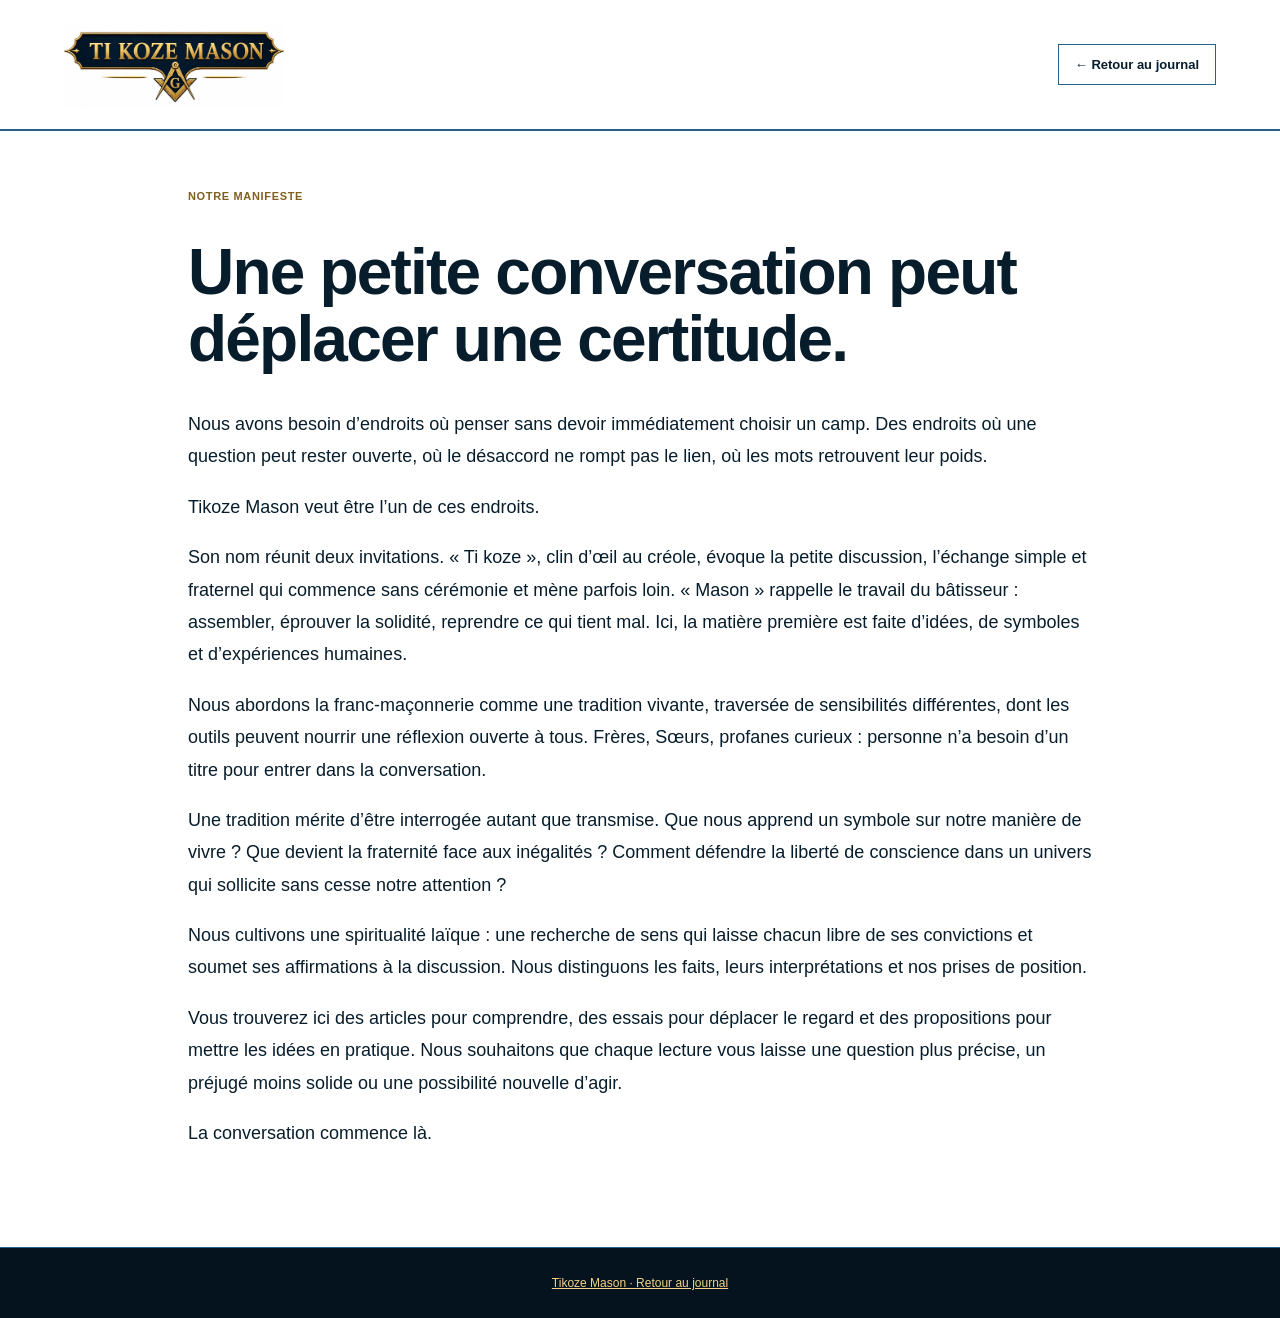
<file: articles/about.html>
<!DOCTYPE html>
<html lang="fr"><head><meta charset="utf-8"><meta name="viewport" content="width=device-width, initial-scale=1"><title>Une petite conversation peut déplacer une certitude. — Tikoze Mason</title><link rel="stylesheet" href="articles.css"></head>
<body><header class="article-header"><a class="brand" href="../index.html"><img class="brand-image" src="../assets/logo-tikoze-mason.jpeg" alt="Ti Koze Mason" width="1080" height="720"></a><a class="back-link" href="../index.html">← Retour au journal</a></header><main class="reading" aria-labelledby="reader-title"><span class="eyebrow">Notre manifeste</span><h1 id="reader-title">Une petite conversation peut déplacer une certitude.</h1><p>Nous avons besoin d’endroits où penser sans devoir immédiatement choisir un camp. Des endroits où une question peut rester ouverte, où le désaccord ne rompt pas le lien, où les mots retrouvent leur poids.</p><p>Tikoze Mason veut être l’un de ces endroits.</p><p>Son nom réunit deux invitations. « Ti koze », clin d’œil au créole, évoque la petite discussion, l’échange simple et fraternel qui commence sans cérémonie et mène parfois loin. « Mason » rappelle le travail du bâtisseur : assembler, éprouver la solidité, reprendre ce qui tient mal. Ici, la matière première est faite d’idées, de symboles et d’expériences humaines.</p><p>Nous abordons la franc-maçonnerie comme une tradition vivante, traversée de sensibilités différentes, dont les outils peuvent nourrir une réflexion ouverte à tous. Frères, Sœurs, profanes curieux : personne n’a besoin d’un titre pour entrer dans la conversation.</p><p>Une tradition mérite d’être interrogée autant que transmise. Que nous apprend un symbole sur notre manière de vivre ? Que devient la fraternité face aux inégalités ? Comment défendre la liberté de conscience dans un univers qui sollicite sans cesse notre attention ?</p><p>Nous cultivons une spiritualité laïque : une recherche de sens qui laisse chacun libre de ses convictions et soumet ses affirmations à la discussion. Nous distinguons les faits, leurs interprétations et nos prises de position.</p><p>Vous trouverez ici des articles pour comprendre, des essais pour déplacer le regard et des propositions pour mettre les idées en pratique. Nous souhaitons que chaque lecture vous laisse une question plus précise, un préjugé moins solide ou une possibilité nouvelle d’agir.</p><p>La conversation commence là.</p></main><footer class="article-footer"><a href="../index.html">Tikoze Mason · Retour au journal</a></footer></body></html>
</file>
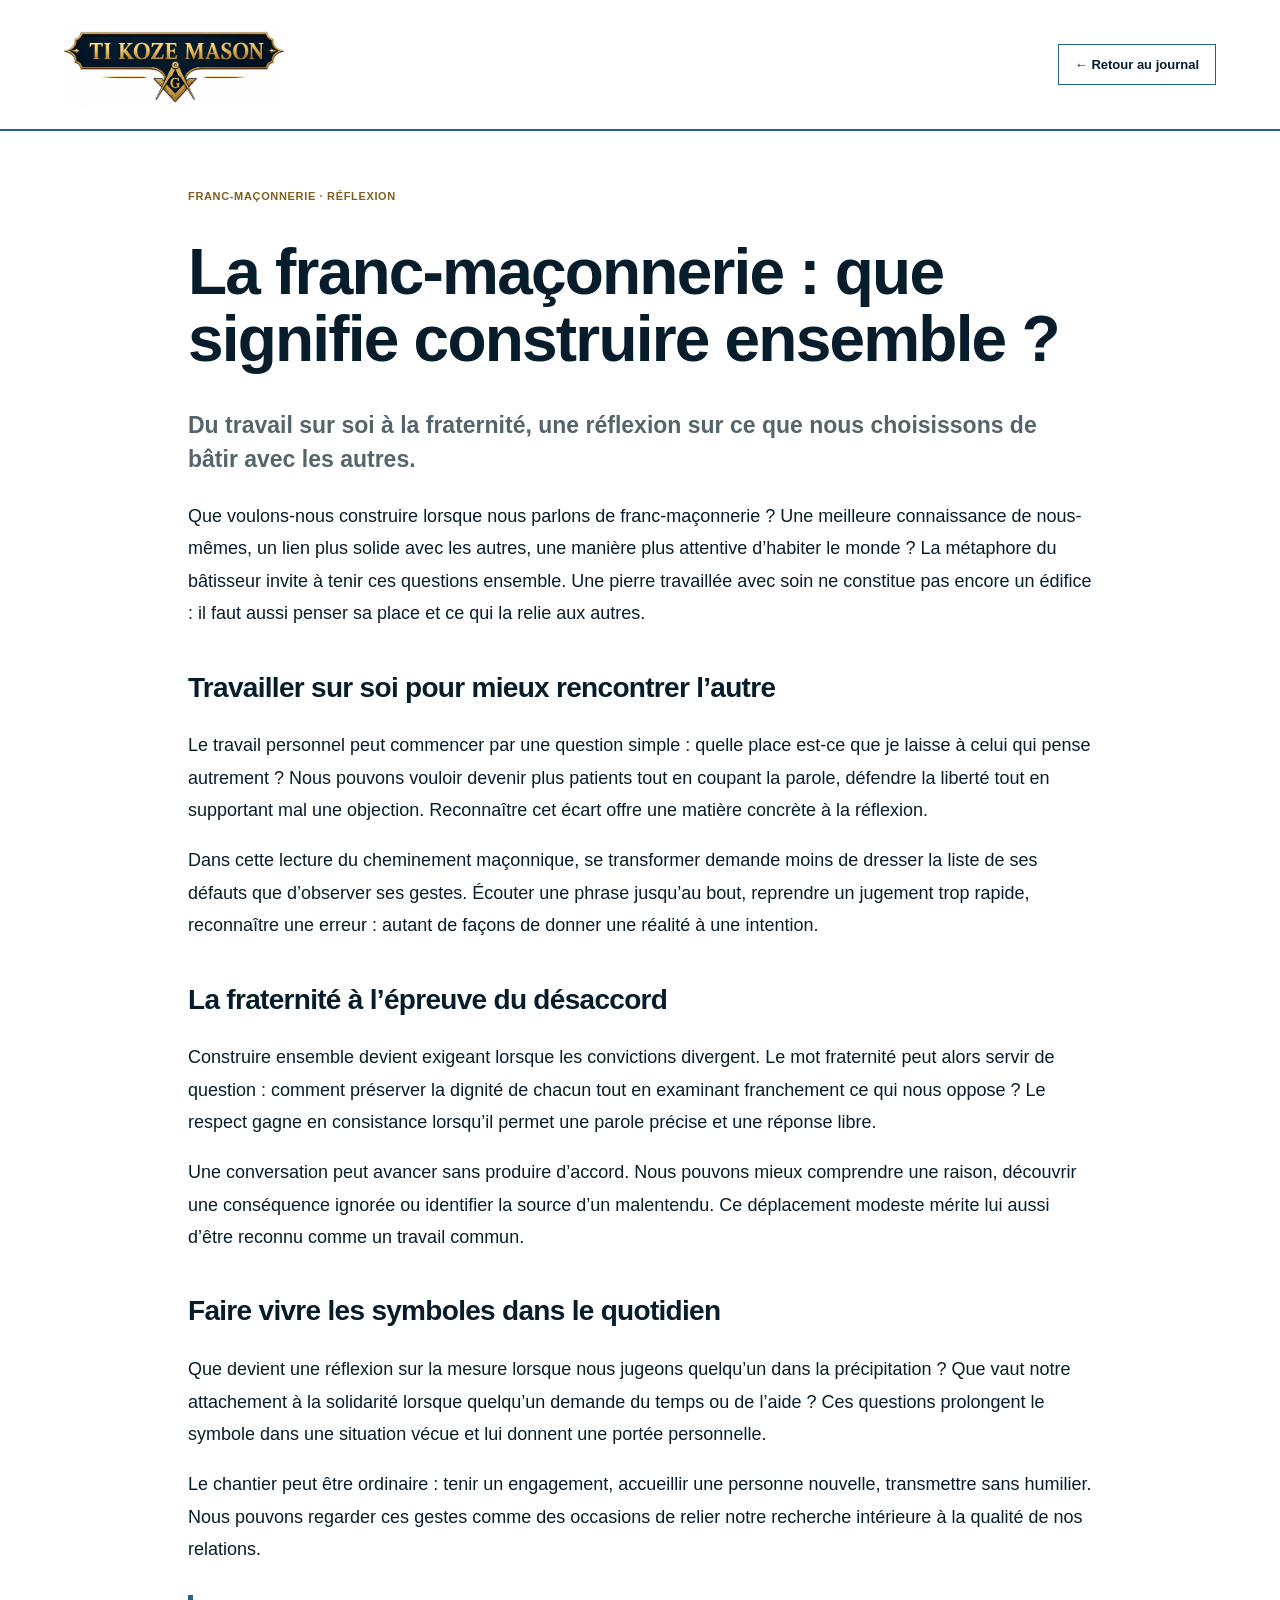
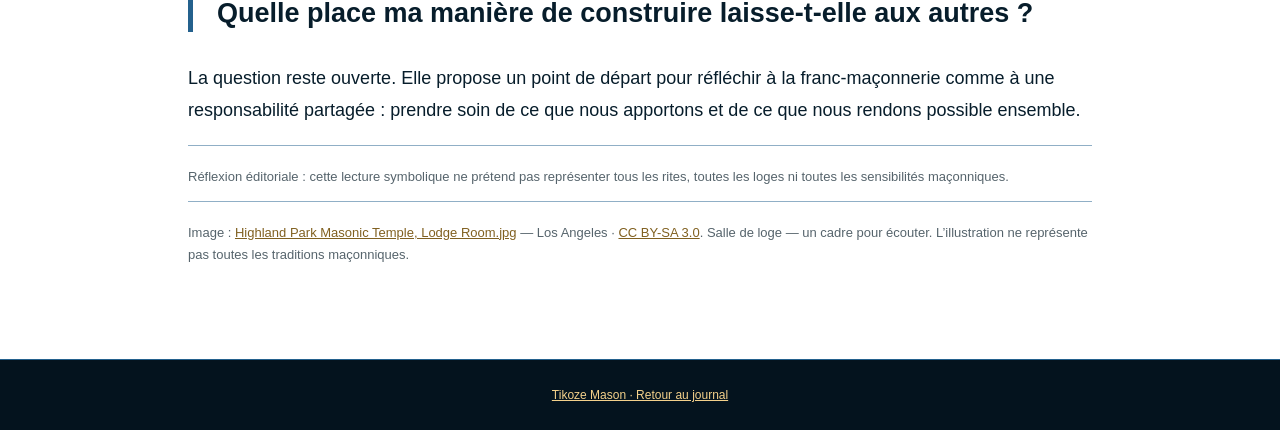
<file: articles/construire-ensemble.html>
<!DOCTYPE html>
<html lang="fr"><head><meta charset="utf-8"><meta name="viewport" content="width=device-width, initial-scale=1"><title>La franc-maçonnerie : que signifie construire ensemble ? — Tikoze Mason</title><link rel="stylesheet" href="articles.css"></head>
<body><header class="article-header"><a class="brand" href="../index.html"><img class="brand-image" src="../assets/logo-tikoze-mason.jpeg" alt="Ti Koze Mason" width="1080" height="720"></a><a class="back-link" href="../index.html">← Retour au journal</a></header><main class="reading" aria-labelledby="reader-title"><span class="eyebrow">Franc-maçonnerie · Réflexion</span><h1 id="reader-title">La franc-maçonnerie : que signifie construire ensemble ?</h1><p class="lead">Du travail sur soi à la fraternité, une réflexion sur ce que nous choisissons de bâtir avec les autres.</p><p>Que voulons-nous construire lorsque nous parlons de franc-maçonnerie ? Une meilleure connaissance de nous-mêmes, un lien plus solide avec les autres, une manière plus attentive d’habiter le monde ? La métaphore du bâtisseur invite à tenir ces questions ensemble. Une pierre travaillée avec soin ne constitue pas encore un édifice : il faut aussi penser sa place et ce qui la relie aux autres.</p><h2>Travailler sur soi pour mieux rencontrer l’autre</h2><p>Le travail personnel peut commencer par une question simple : quelle place est-ce que je laisse à celui qui pense autrement ? Nous pouvons vouloir devenir plus patients tout en coupant la parole, défendre la liberté tout en supportant mal une objection. Reconnaître cet écart offre une matière concrète à la réflexion.</p><p>Dans cette lecture du cheminement maçonnique, se transformer demande moins de dresser la liste de ses défauts que d’observer ses gestes. Écouter une phrase jusqu’au bout, reprendre un jugement trop rapide, reconnaître une erreur : autant de façons de donner une réalité à une intention.</p><h2>La fraternité à l’épreuve du désaccord</h2><p>Construire ensemble devient exigeant lorsque les convictions divergent. Le mot fraternité peut alors servir de question : comment préserver la dignité de chacun tout en examinant franchement ce qui nous oppose ? Le respect gagne en consistance lorsqu’il permet une parole précise et une réponse libre.</p><p>Une conversation peut avancer sans produire d’accord. Nous pouvons mieux comprendre une raison, découvrir une conséquence ignorée ou identifier la source d’un malentendu. Ce déplacement modeste mérite lui aussi d’être reconnu comme un travail commun.</p><h2>Faire vivre les symboles dans le quotidien</h2><p>Que devient une réflexion sur la mesure lorsque nous jugeons quelqu’un dans la précipitation ? Que vaut notre attachement à la solidarité lorsque quelqu’un demande du temps ou de l’aide ? Ces questions prolongent le symbole dans une situation vécue et lui donnent une portée personnelle.</p><p>Le chantier peut être ordinaire : tenir un engagement, accueillir une personne nouvelle, transmettre sans humilier. Nous pouvons regarder ces gestes comme des occasions de relier notre recherche intérieure à la qualité de nos relations.</p><blockquote>Quelle place ma manière de construire laisse-t-elle aux autres ?</blockquote><p>La question reste ouverte. Elle propose un point de départ pour réfléchir à la franc-maçonnerie comme à une responsabilité partagée : prendre soin de ce que nous apportons et de ce que nous rendons possible ensemble.</p><p class="note">Réflexion éditoriale : cette lecture symbolique ne prétend pas représenter tous les rites, toutes les loges ni toutes les sensibilités maçonniques.</p><p class="note">Image : <a href="https://commons.wikimedia.org/wiki/File:Highland_Park_Masonic_Temple,_Lodge_Room.jpg" target="_blank" rel="noopener noreferrer">Highland Park Masonic Temple, Lodge Room.jpg</a> — Los Angeles · <a href="https://creativecommons.org/licenses/by-sa/3.0" target="_blank" rel="noopener noreferrer">CC BY-SA 3.0</a>. Salle de loge — un cadre pour écouter. L’illustration ne représente pas toutes les traditions maçonniques.</p></main><footer class="article-footer"><a href="../index.html">Tikoze Mason · Retour au journal</a></footer></body></html>
</file>
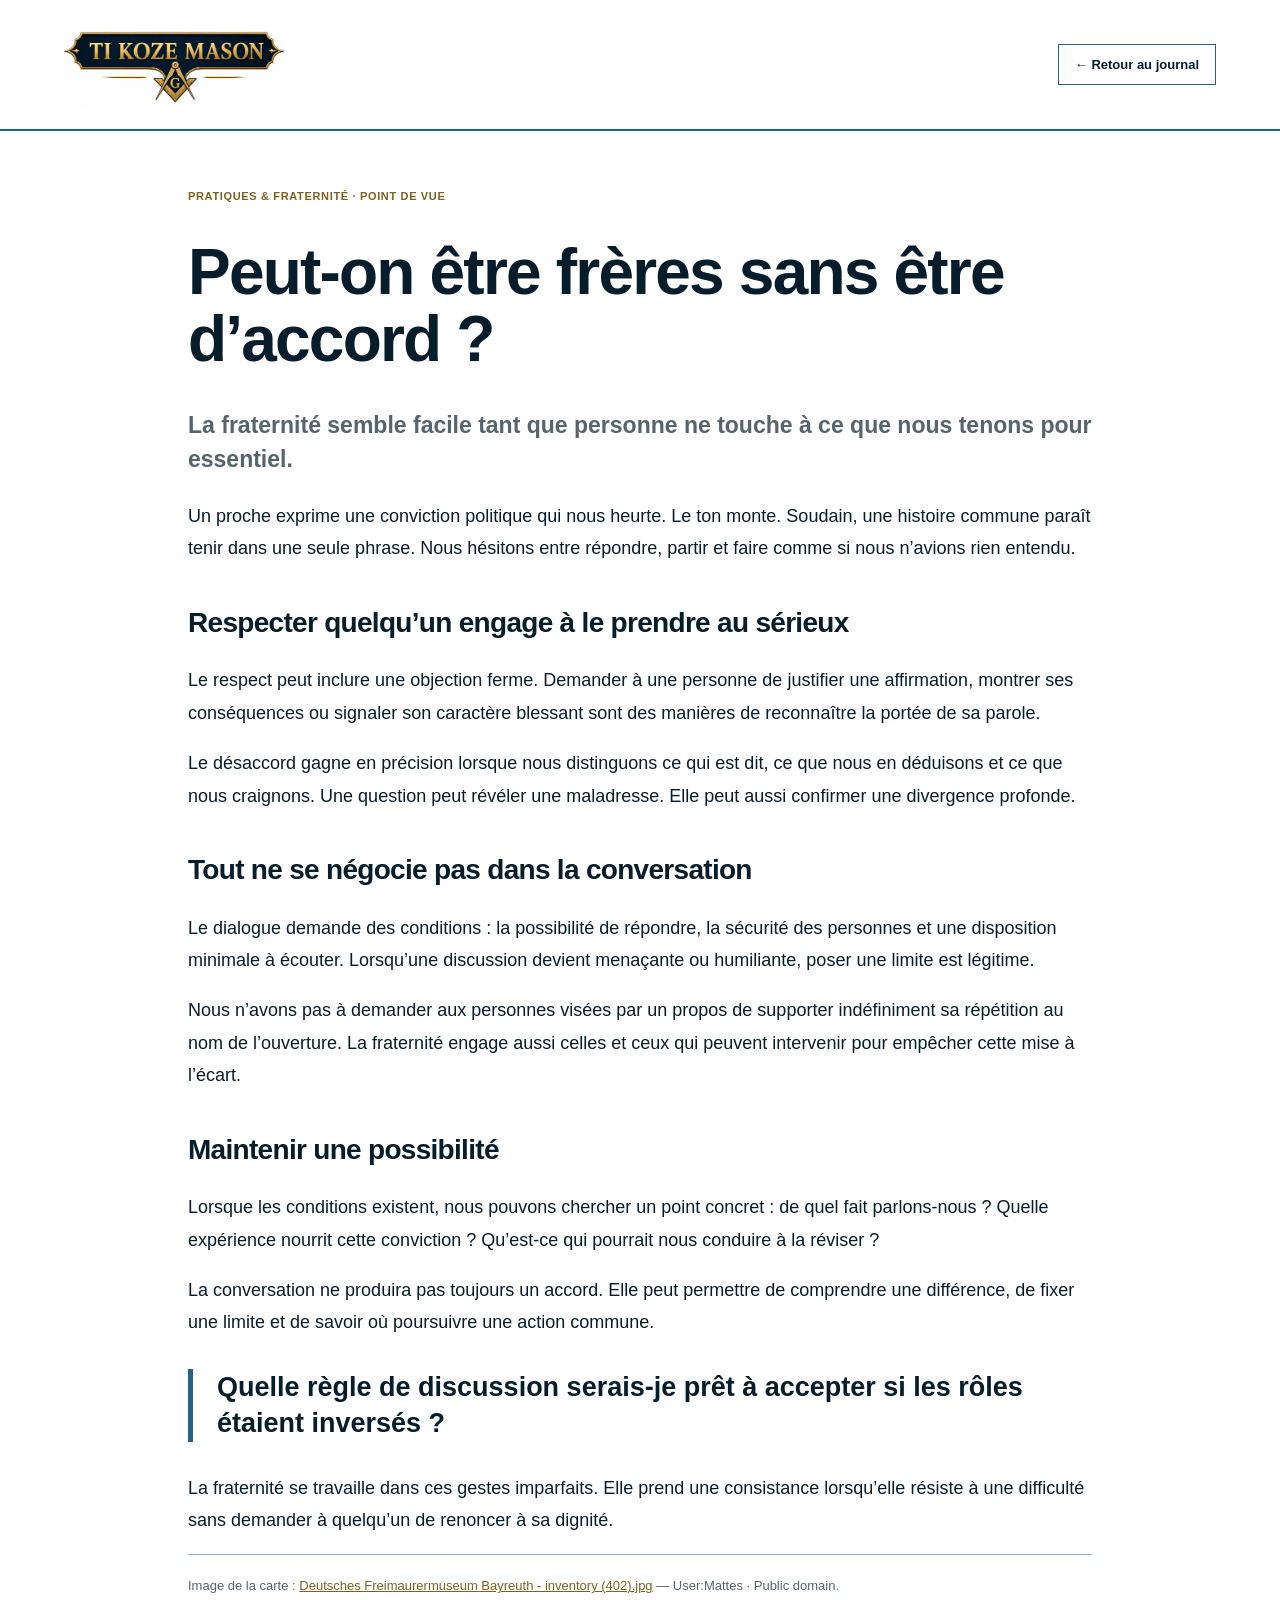
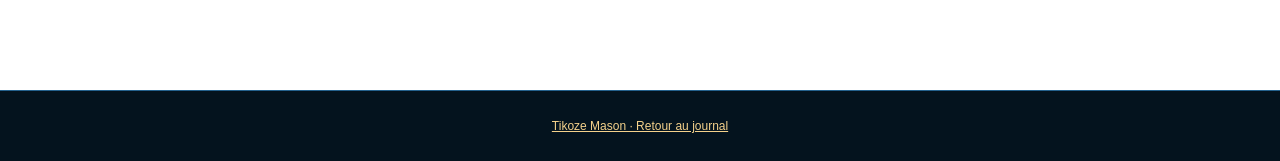
<file: articles/fraternite.html>
<!DOCTYPE html>
<html lang="fr"><head><meta charset="utf-8"><meta name="viewport" content="width=device-width, initial-scale=1"><title>Peut-on être frères sans être d’accord ? — Tikoze Mason</title><link rel="stylesheet" href="articles.css"></head>
<body><header class="article-header"><a class="brand" href="../index.html"><img class="brand-image" src="../assets/logo-tikoze-mason.jpeg" alt="Ti Koze Mason" width="1080" height="720"></a><a class="back-link" href="../index.html">← Retour au journal</a></header><main class="reading" aria-labelledby="reader-title"><span class="eyebrow">Pratiques & fraternité · Point de vue</span><h1 id="reader-title">Peut-on être frères sans être d’accord ?</h1><p class="lead">La fraternité semble facile tant que personne ne touche à ce que nous tenons pour essentiel.</p><p>Un proche exprime une conviction politique qui nous heurte. Le ton monte. Soudain, une histoire commune paraît tenir dans une seule phrase. Nous hésitons entre répondre, partir et faire comme si nous n’avions rien entendu.</p><h2>Respecter quelqu’un engage à le prendre au sérieux</h2><p>Le respect peut inclure une objection ferme. Demander à une personne de justifier une affirmation, montrer ses conséquences ou signaler son caractère blessant sont des manières de reconnaître la portée de sa parole.</p><p>Le désaccord gagne en précision lorsque nous distinguons ce qui est dit, ce que nous en déduisons et ce que nous craignons. Une question peut révéler une maladresse. Elle peut aussi confirmer une divergence profonde.</p><h2>Tout ne se négocie pas dans la conversation</h2><p>Le dialogue demande des conditions : la possibilité de répondre, la sécurité des personnes et une disposition minimale à écouter. Lorsqu’une discussion devient menaçante ou humiliante, poser une limite est légitime.</p><p>Nous n’avons pas à demander aux personnes visées par un propos de supporter indéfiniment sa répétition au nom de l’ouverture. La fraternité engage aussi celles et ceux qui peuvent intervenir pour empêcher cette mise à l’écart.</p><h2>Maintenir une possibilité</h2><p>Lorsque les conditions existent, nous pouvons chercher un point concret : de quel fait parlons-nous ? Quelle expérience nourrit cette conviction ? Qu’est-ce qui pourrait nous conduire à la réviser ?</p><p>La conversation ne produira pas toujours un accord. Elle peut permettre de comprendre une différence, de fixer une limite et de savoir où poursuivre une action commune.</p><blockquote>Quelle règle de discussion serais-je prêt à accepter si les rôles étaient inversés ?</blockquote><p>La fraternité se travaille dans ces gestes imparfaits. Elle prend une consistance lorsqu’elle résiste à une difficulté sans demander à quelqu’un de renoncer à sa dignité.</p><p class="note">Image de la carte : <a href="https://commons.wikimedia.org/wiki/File:Deutsches_Freimaurermuseum_Bayreuth_-_inventory_(402).jpg" target="_blank" rel="noopener noreferrer">Deutsches Freimaurermuseum Bayreuth - inventory (402).jpg</a> — User:Mattes · Public domain.</p></main><footer class="article-footer"><a href="../index.html">Tikoze Mason · Retour au journal</a></footer></body></html>
</file>
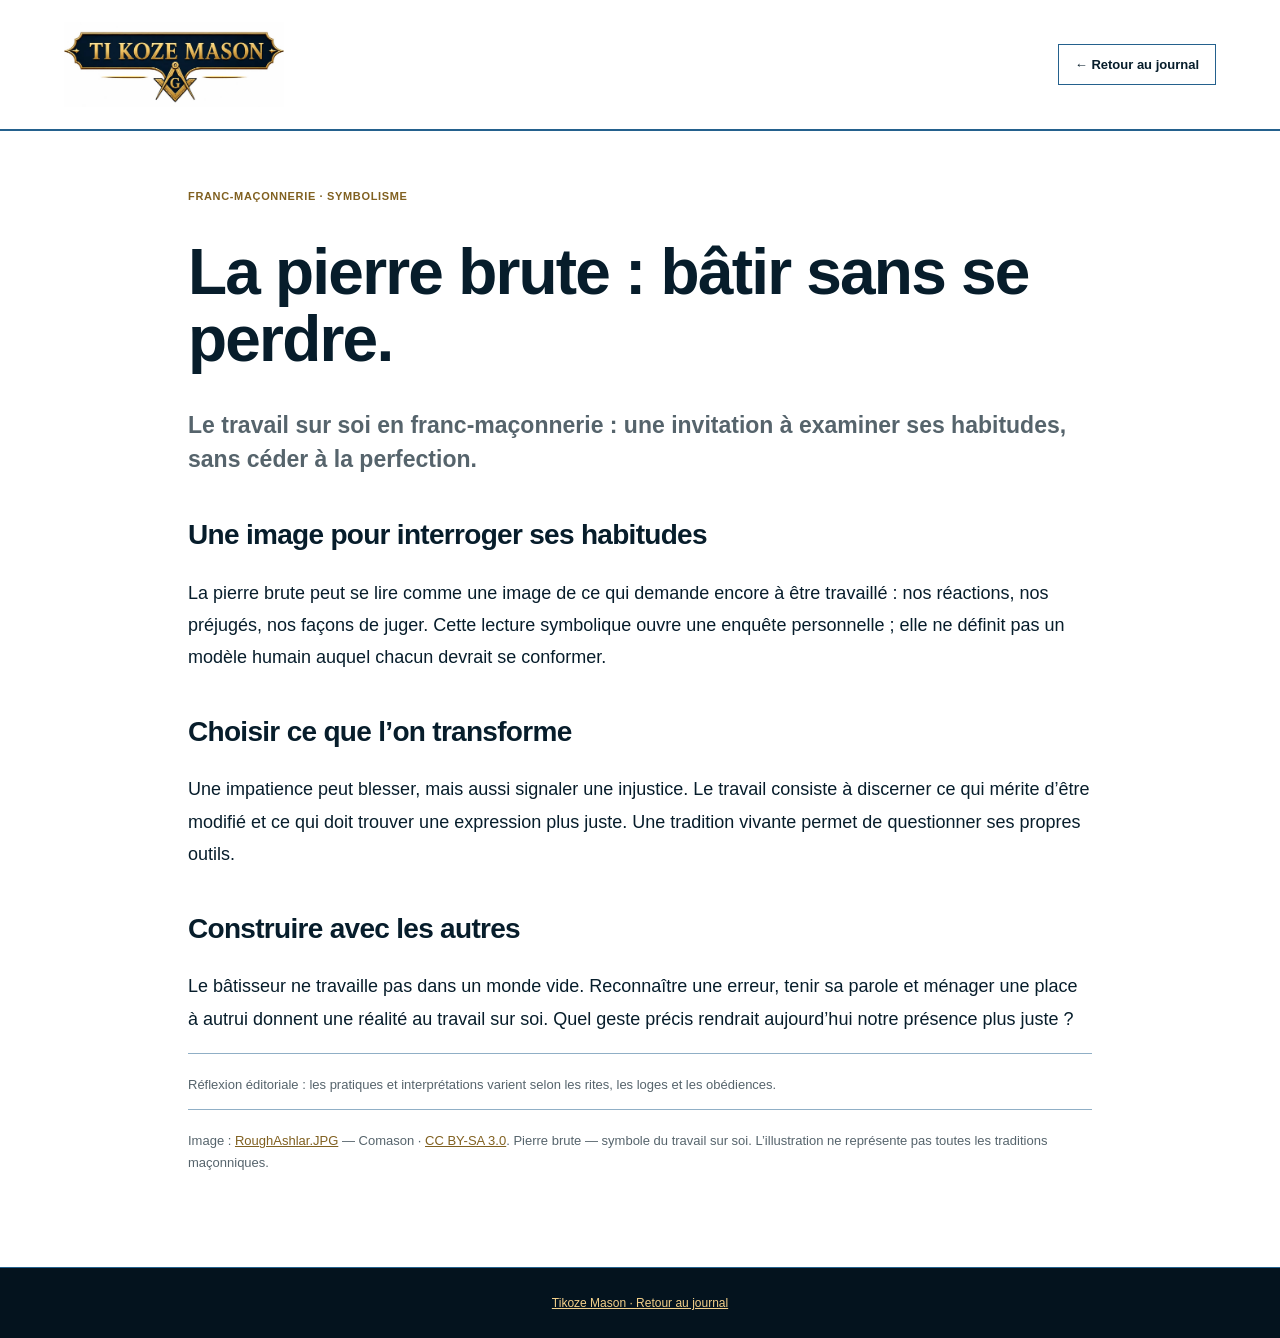
<file: articles/news-1.html>
<!DOCTYPE html>
<html lang="fr"><head><meta charset="utf-8"><meta name="viewport" content="width=device-width, initial-scale=1"><title>La pierre brute : bâtir sans se perdre. — Tikoze Mason</title><link rel="stylesheet" href="articles.css"></head>
<body><header class="article-header"><a class="brand" href="../index.html"><img class="brand-image" src="../assets/logo-tikoze-mason.jpeg" alt="Ti Koze Mason" width="1080" height="720"></a><a class="back-link" href="../index.html">← Retour au journal</a></header><main class="reading" aria-labelledby="reader-title"><span class="eyebrow">Franc-maçonnerie · Symbolisme</span><h1 id="reader-title">La pierre brute : bâtir sans se perdre.</h1><p class="lead">Le travail sur soi en franc-maçonnerie : une invitation à examiner ses habitudes, sans céder à la perfection.</p><h2>Une image pour interroger ses habitudes</h2><p>La pierre brute peut se lire comme une image de ce qui demande encore à être travaillé : nos réactions, nos préjugés, nos façons de juger. Cette lecture symbolique ouvre une enquête personnelle ; elle ne définit pas un modèle humain auquel chacun devrait se conformer.</p><h2>Choisir ce que l’on transforme</h2><p>Une impatience peut blesser, mais aussi signaler une injustice. Le travail consiste à discerner ce qui mérite d’être modifié et ce qui doit trouver une expression plus juste. Une tradition vivante permet de questionner ses propres outils.</p><h2>Construire avec les autres</h2><p>Le bâtisseur ne travaille pas dans un monde vide. Reconnaître une erreur, tenir sa parole et ménager une place à autrui donnent une réalité au travail sur soi. Quel geste précis rendrait aujourd’hui notre présence plus juste ?</p><p class="note">Réflexion éditoriale : les pratiques et interprétations varient selon les rites, les loges et les obédiences. </p><p class="note">Image : <a href="https://commons.wikimedia.org/wiki/File:RoughAshlar.JPG" target="_blank" rel="noopener noreferrer">RoughAshlar.JPG</a> — Comason · <a href="https://creativecommons.org/licenses/by-sa/3.0" target="_blank" rel="noopener noreferrer">CC BY-SA 3.0</a>. Pierre brute — symbole du travail sur soi. L’illustration ne représente pas toutes les traditions maçonniques.</p></main><footer class="article-footer"><a href="../index.html">Tikoze Mason · Retour au journal</a></footer></body></html>
</file>
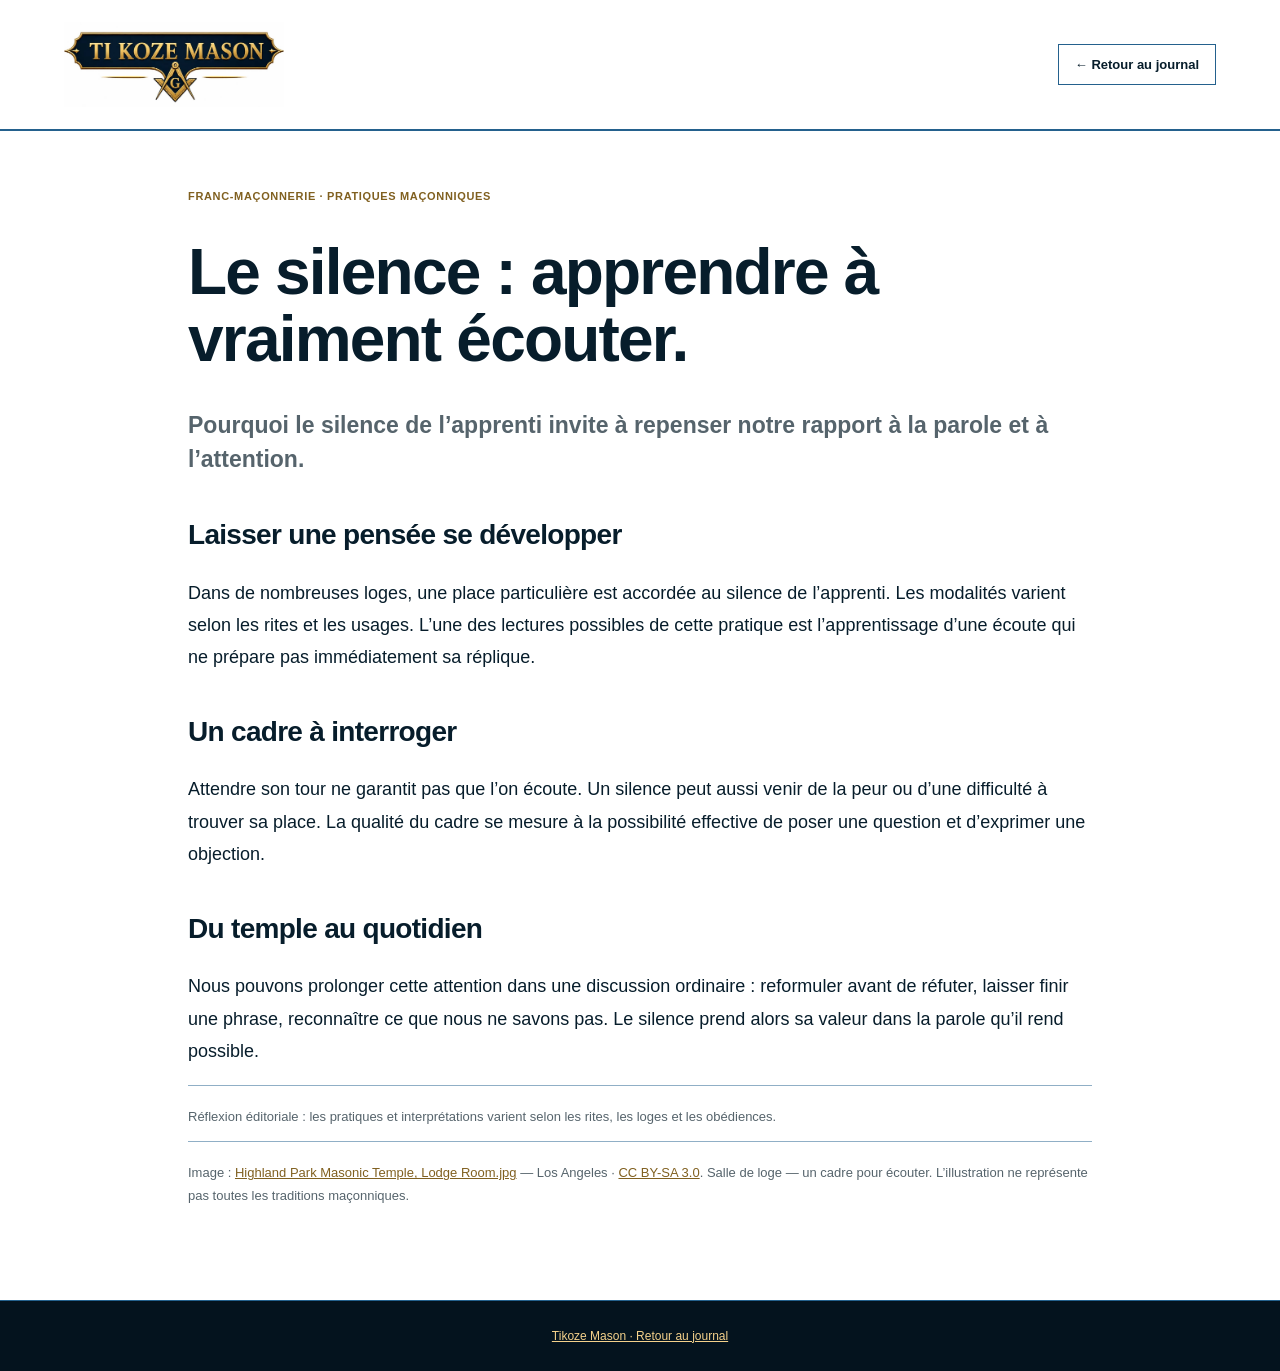
<file: articles/news-2.html>
<!DOCTYPE html>
<html lang="fr"><head><meta charset="utf-8"><meta name="viewport" content="width=device-width, initial-scale=1"><title>Le silence : apprendre à vraiment écouter. — Tikoze Mason</title><link rel="stylesheet" href="articles.css"></head>
<body><header class="article-header"><a class="brand" href="../index.html"><img class="brand-image" src="../assets/logo-tikoze-mason.jpeg" alt="Ti Koze Mason" width="1080" height="720"></a><a class="back-link" href="../index.html">← Retour au journal</a></header><main class="reading" aria-labelledby="reader-title"><span class="eyebrow">Franc-maçonnerie · Pratiques maçonniques</span><h1 id="reader-title">Le silence : apprendre à vraiment écouter.</h1><p class="lead">Pourquoi le silence de l’apprenti invite à repenser notre rapport à la parole et à l’attention.</p><h2>Laisser une pensée se développer</h2><p>Dans de nombreuses loges, une place particulière est accordée au silence de l’apprenti. Les modalités varient selon les rites et les usages. L’une des lectures possibles de cette pratique est l’apprentissage d’une écoute qui ne prépare pas immédiatement sa réplique.</p><h2>Un cadre à interroger</h2><p>Attendre son tour ne garantit pas que l’on écoute. Un silence peut aussi venir de la peur ou d’une difficulté à trouver sa place. La qualité du cadre se mesure à la possibilité effective de poser une question et d’exprimer une objection.</p><h2>Du temple au quotidien</h2><p>Nous pouvons prolonger cette attention dans une discussion ordinaire : reformuler avant de réfuter, laisser finir une phrase, reconnaître ce que nous ne savons pas. Le silence prend alors sa valeur dans la parole qu’il rend possible.</p><p class="note">Réflexion éditoriale : les pratiques et interprétations varient selon les rites, les loges et les obédiences. </p><p class="note">Image : <a href="https://commons.wikimedia.org/wiki/File:Highland_Park_Masonic_Temple,_Lodge_Room.jpg" target="_blank" rel="noopener noreferrer">Highland Park Masonic Temple, Lodge Room.jpg</a> — Los Angeles · <a href="https://creativecommons.org/licenses/by-sa/3.0" target="_blank" rel="noopener noreferrer">CC BY-SA 3.0</a>. Salle de loge — un cadre pour écouter. L’illustration ne représente pas toutes les traditions maçonniques.</p></main><footer class="article-footer"><a href="../index.html">Tikoze Mason · Retour au journal</a></footer></body></html>
</file>
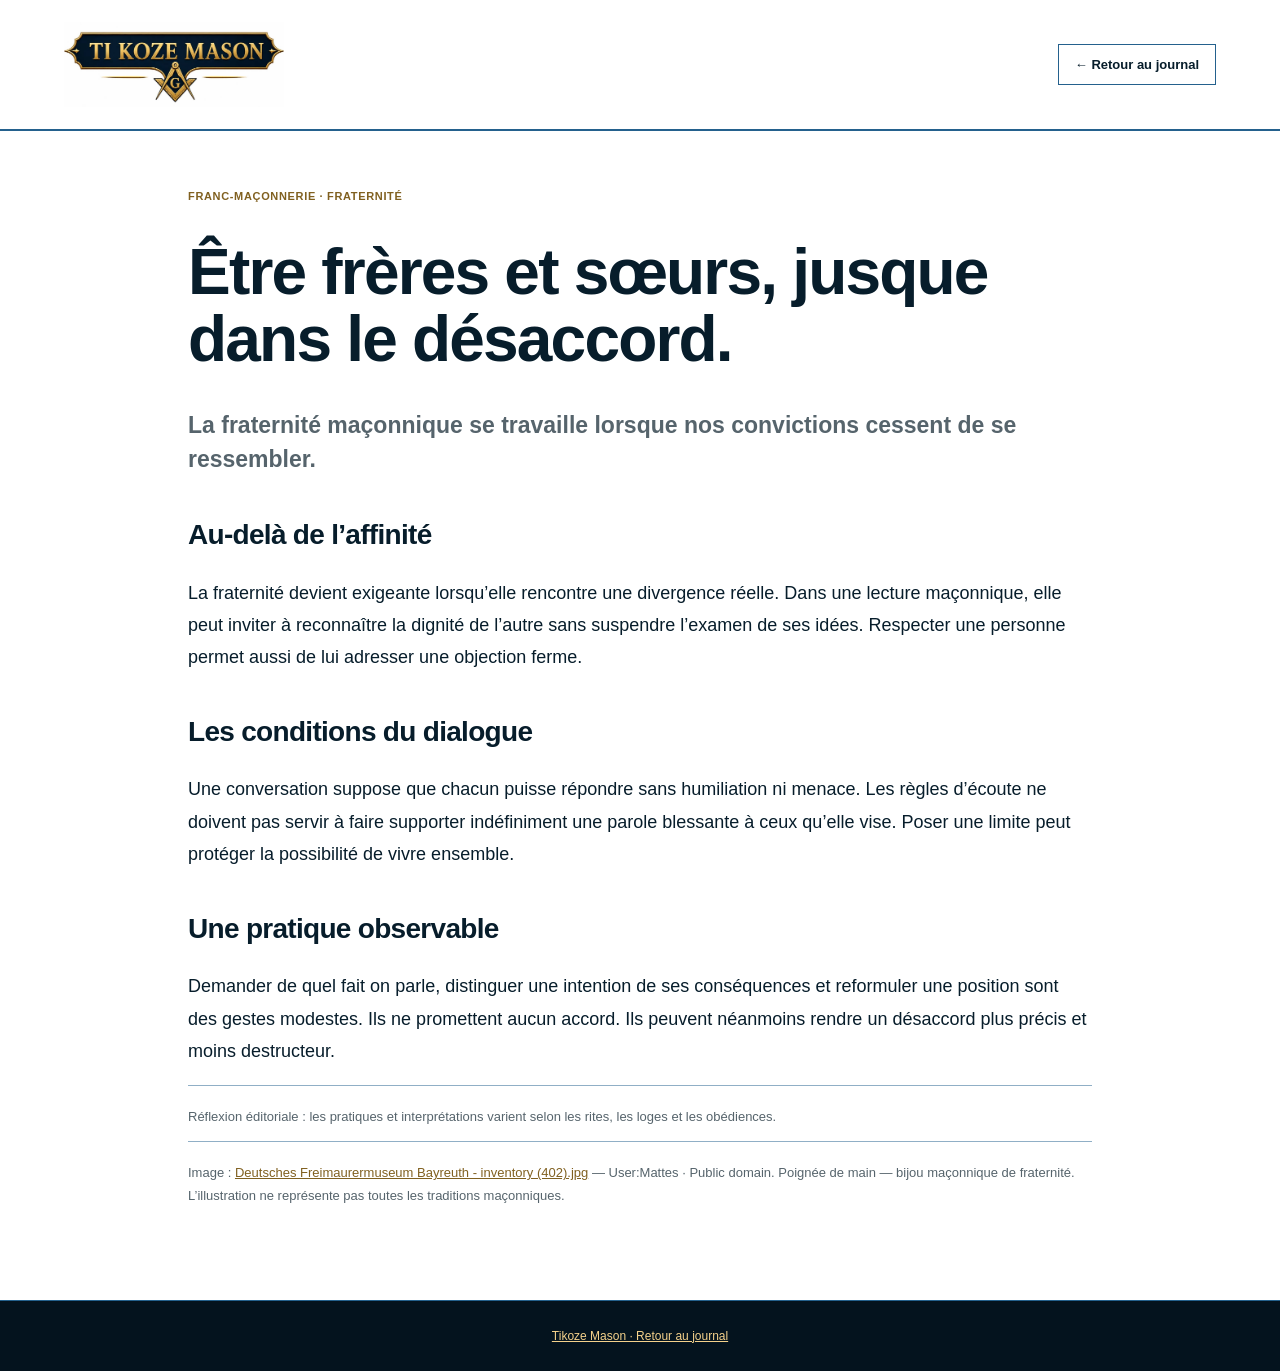
<file: articles/news-3.html>
<!DOCTYPE html>
<html lang="fr"><head><meta charset="utf-8"><meta name="viewport" content="width=device-width, initial-scale=1"><title>Être frères et sœurs, jusque dans le désaccord. — Tikoze Mason</title><link rel="stylesheet" href="articles.css"></head>
<body><header class="article-header"><a class="brand" href="../index.html"><img class="brand-image" src="../assets/logo-tikoze-mason.jpeg" alt="Ti Koze Mason" width="1080" height="720"></a><a class="back-link" href="../index.html">← Retour au journal</a></header><main class="reading" aria-labelledby="reader-title"><span class="eyebrow">Franc-maçonnerie · Fraternité</span><h1 id="reader-title">Être frères et sœurs, jusque dans le désaccord.</h1><p class="lead">La fraternité maçonnique se travaille lorsque nos convictions cessent de se ressembler.</p><h2>Au-delà de l’affinité</h2><p>La fraternité devient exigeante lorsqu’elle rencontre une divergence réelle. Dans une lecture maçonnique, elle peut inviter à reconnaître la dignité de l’autre sans suspendre l’examen de ses idées. Respecter une personne permet aussi de lui adresser une objection ferme.</p><h2>Les conditions du dialogue</h2><p>Une conversation suppose que chacun puisse répondre sans humiliation ni menace. Les règles d’écoute ne doivent pas servir à faire supporter indéfiniment une parole blessante à ceux qu’elle vise. Poser une limite peut protéger la possibilité de vivre ensemble.</p><h2>Une pratique observable</h2><p>Demander de quel fait on parle, distinguer une intention de ses conséquences et reformuler une position sont des gestes modestes. Ils ne promettent aucun accord. Ils peuvent néanmoins rendre un désaccord plus précis et moins destructeur.</p><p class="note">Réflexion éditoriale : les pratiques et interprétations varient selon les rites, les loges et les obédiences. </p><p class="note">Image : <a href="https://commons.wikimedia.org/wiki/File:Deutsches_Freimaurermuseum_Bayreuth_-_inventory_(402).jpg" target="_blank" rel="noopener noreferrer">Deutsches Freimaurermuseum Bayreuth - inventory (402).jpg</a> — User:Mattes · Public domain. Poignée de main — bijou maçonnique de fraternité. L’illustration ne représente pas toutes les traditions maçonniques.</p></main><footer class="article-footer"><a href="../index.html">Tikoze Mason · Retour au journal</a></footer></body></html>
</file>
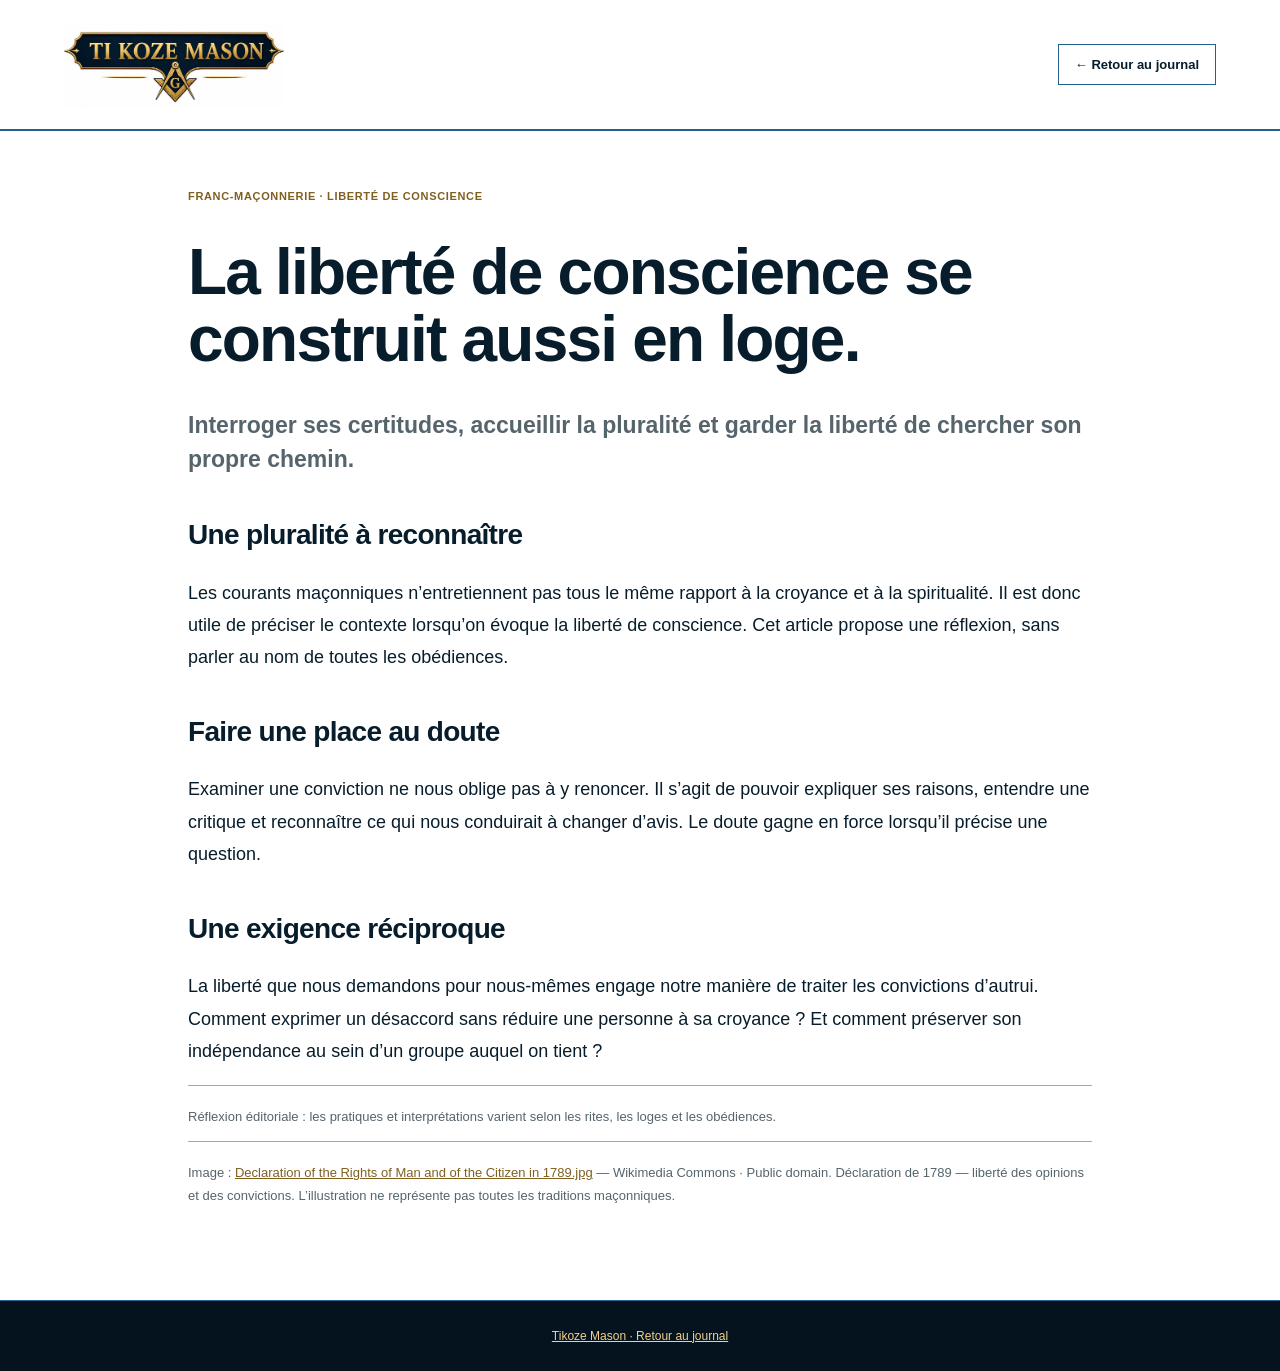
<file: articles/news-4.html>
<!DOCTYPE html>
<html lang="fr"><head><meta charset="utf-8"><meta name="viewport" content="width=device-width, initial-scale=1"><title>La liberté de conscience se construit aussi en loge. — Tikoze Mason</title><link rel="stylesheet" href="articles.css"></head>
<body><header class="article-header"><a class="brand" href="../index.html"><img class="brand-image" src="../assets/logo-tikoze-mason.jpeg" alt="Ti Koze Mason" width="1080" height="720"></a><a class="back-link" href="../index.html">← Retour au journal</a></header><main class="reading" aria-labelledby="reader-title"><span class="eyebrow">Franc-maçonnerie · Liberté de conscience</span><h1 id="reader-title">La liberté de conscience se construit aussi en loge.</h1><p class="lead">Interroger ses certitudes, accueillir la pluralité et garder la liberté de chercher son propre chemin.</p><h2>Une pluralité à reconnaître</h2><p>Les courants maçonniques n’entretiennent pas tous le même rapport à la croyance et à la spiritualité. Il est donc utile de préciser le contexte lorsqu’on évoque la liberté de conscience. Cet article propose une réflexion, sans parler au nom de toutes les obédiences.</p><h2>Faire une place au doute</h2><p>Examiner une conviction ne nous oblige pas à y renoncer. Il s’agit de pouvoir expliquer ses raisons, entendre une critique et reconnaître ce qui nous conduirait à changer d’avis. Le doute gagne en force lorsqu’il précise une question.</p><h2>Une exigence réciproque</h2><p>La liberté que nous demandons pour nous-mêmes engage notre manière de traiter les convictions d’autrui. Comment exprimer un désaccord sans réduire une personne à sa croyance ? Et comment préserver son indépendance au sein d’un groupe auquel on tient ?</p><p class="note">Réflexion éditoriale : les pratiques et interprétations varient selon les rites, les loges et les obédiences. </p><p class="note">Image : <a href="https://commons.wikimedia.org/wiki/File:Declaration_of_the_Rights_of_Man_and_of_the_Citizen_in_1789.jpg" target="_blank" rel="noopener noreferrer">Declaration of the Rights of Man and of the Citizen in 1789.jpg</a> — Wikimedia Commons · Public domain. Déclaration de 1789 — liberté des opinions et des convictions. L’illustration ne représente pas toutes les traditions maçonniques.</p></main><footer class="article-footer"><a href="../index.html">Tikoze Mason · Retour au journal</a></footer></body></html>
</file>
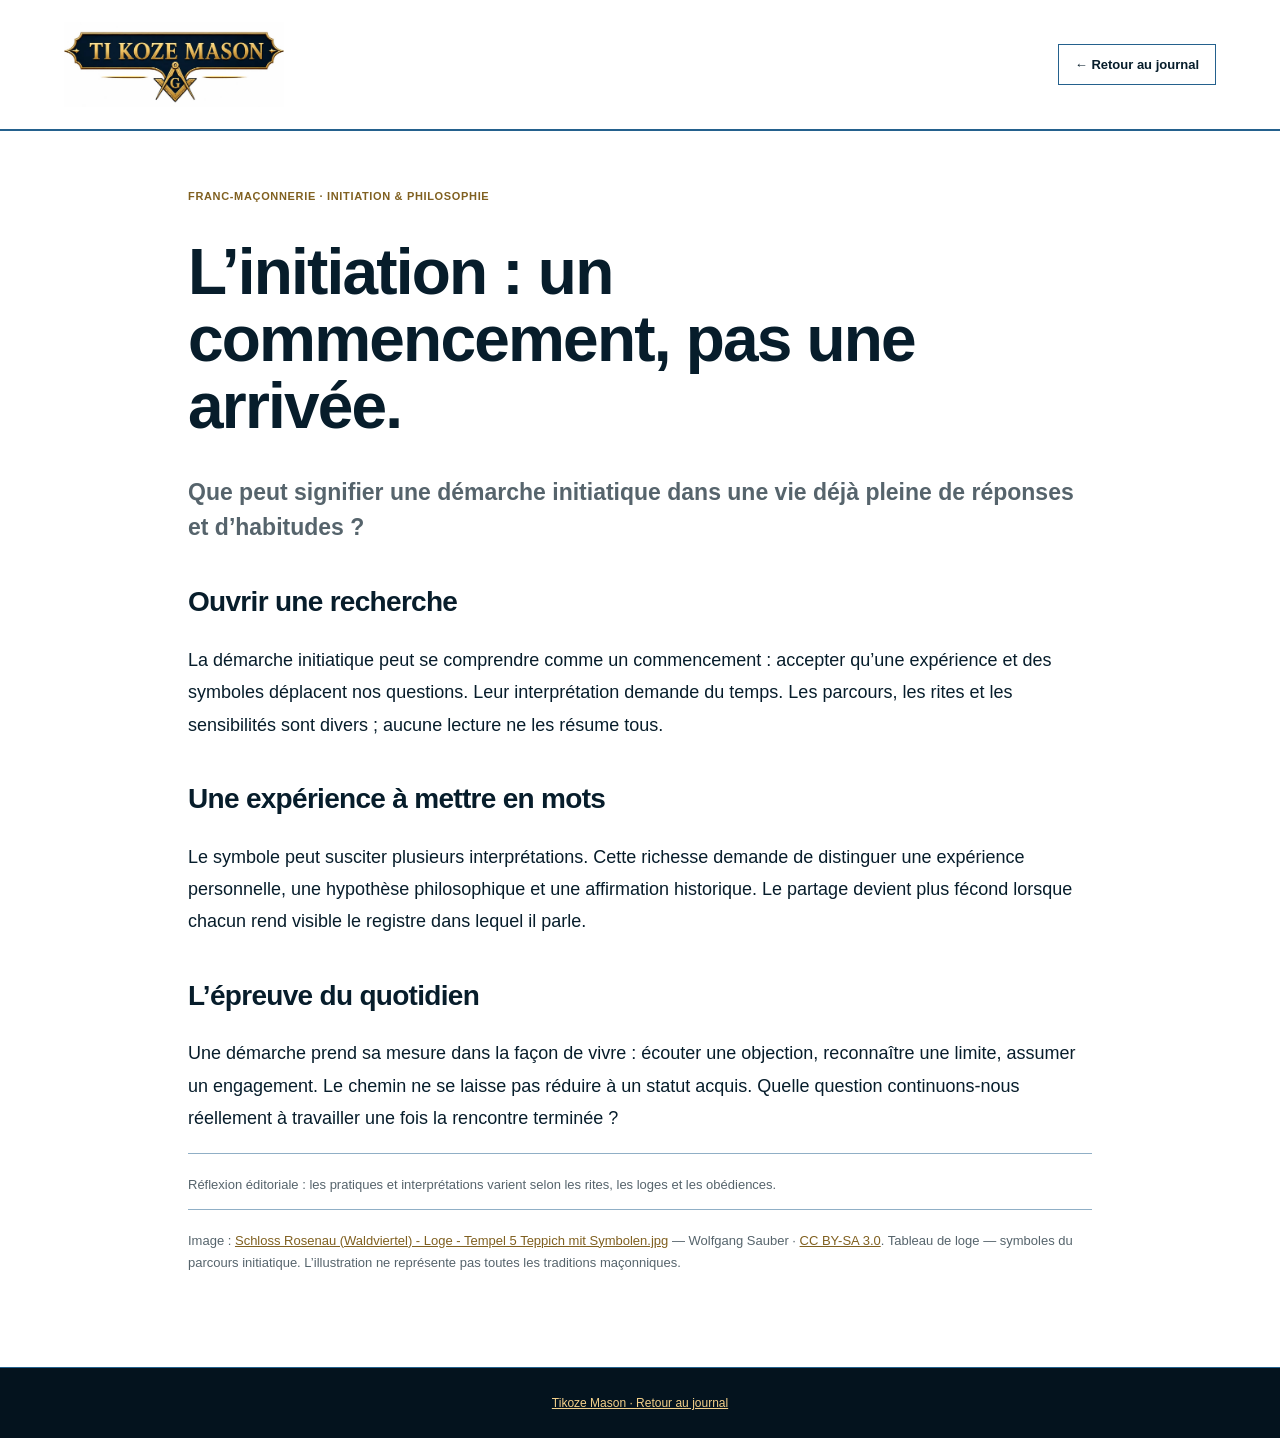
<file: articles/news-5.html>
<!DOCTYPE html>
<html lang="fr"><head><meta charset="utf-8"><meta name="viewport" content="width=device-width, initial-scale=1"><title>L’initiation : un commencement, pas une arrivée. — Tikoze Mason</title><link rel="stylesheet" href="articles.css"></head>
<body><header class="article-header"><a class="brand" href="../index.html"><img class="brand-image" src="../assets/logo-tikoze-mason.jpeg" alt="Ti Koze Mason" width="1080" height="720"></a><a class="back-link" href="../index.html">← Retour au journal</a></header><main class="reading" aria-labelledby="reader-title"><span class="eyebrow">Franc-maçonnerie · Initiation &amp; philosophie</span><h1 id="reader-title">L’initiation : un commencement, pas une arrivée.</h1><p class="lead">Que peut signifier une démarche initiatique dans une vie déjà pleine de réponses et d’habitudes ?</p><h2>Ouvrir une recherche</h2><p>La démarche initiatique peut se comprendre comme un commencement : accepter qu’une expérience et des symboles déplacent nos questions. Leur interprétation demande du temps. Les parcours, les rites et les sensibilités sont divers ; aucune lecture ne les résume tous.</p><h2>Une expérience à mettre en mots</h2><p>Le symbole peut susciter plusieurs interprétations. Cette richesse demande de distinguer une expérience personnelle, une hypothèse philosophique et une affirmation historique. Le partage devient plus fécond lorsque chacun rend visible le registre dans lequel il parle.</p><h2>L’épreuve du quotidien</h2><p>Une démarche prend sa mesure dans la façon de vivre : écouter une objection, reconnaître une limite, assumer un engagement. Le chemin ne se laisse pas réduire à un statut acquis. Quelle question continuons-nous réellement à travailler une fois la rencontre terminée ?</p><p class="note">Réflexion éditoriale : les pratiques et interprétations varient selon les rites, les loges et les obédiences. </p><p class="note">Image : <a href="https://commons.wikimedia.org/wiki/File:Schloss_Rosenau_(Waldviertel)_-_Loge_-_Tempel_5_Teppich_mit_Symbolen.jpg" target="_blank" rel="noopener noreferrer">Schloss Rosenau (Waldviertel) - Loge - Tempel 5 Teppich mit Symbolen.jpg</a> — Wolfgang Sauber · <a href="https://creativecommons.org/licenses/by-sa/3.0" target="_blank" rel="noopener noreferrer">CC BY-SA 3.0</a>. Tableau de loge — symboles du parcours initiatique. L’illustration ne représente pas toutes les traditions maçonniques.</p></main><footer class="article-footer"><a href="../index.html">Tikoze Mason · Retour au journal</a></footer></body></html>
</file>
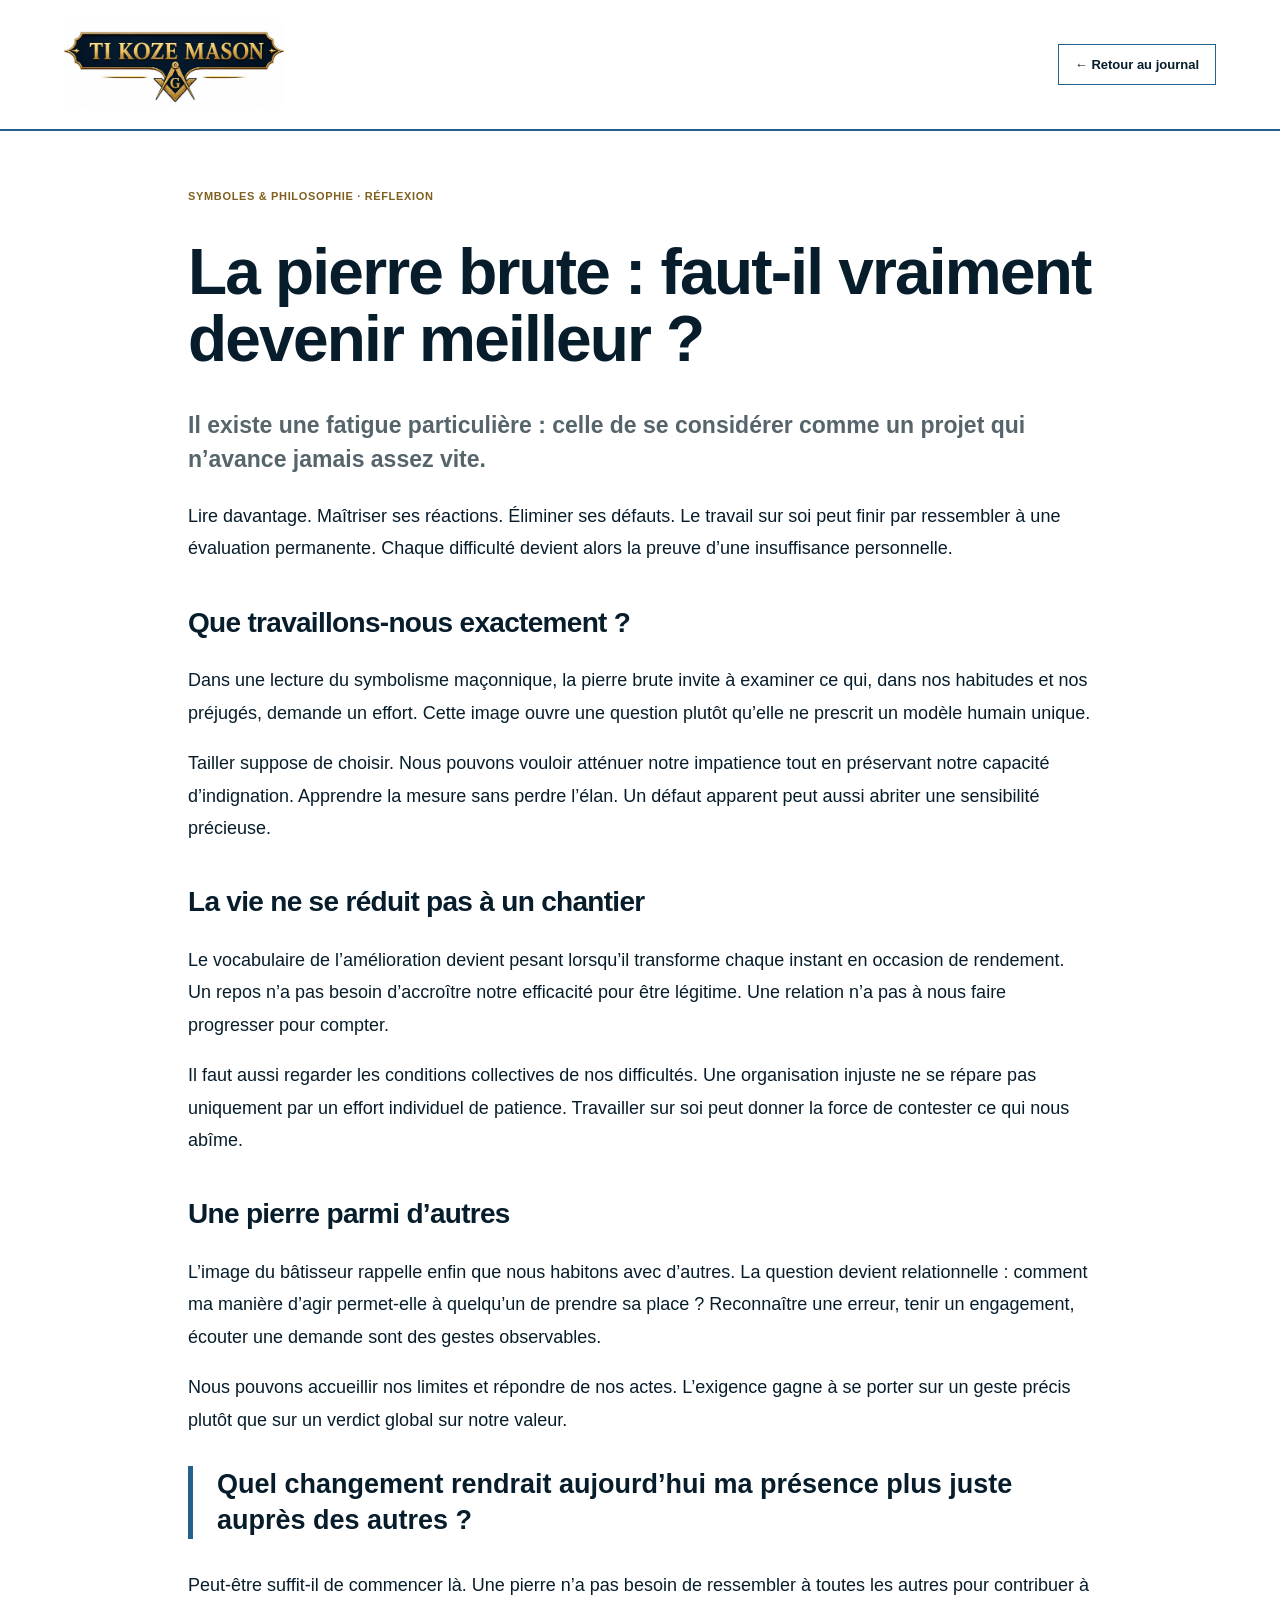
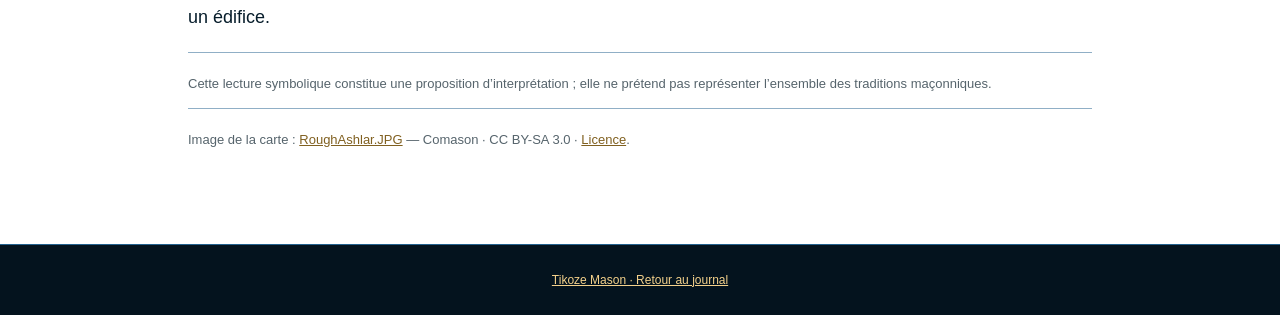
<file: articles/pierre.html>
<!DOCTYPE html>
<html lang="fr"><head><meta charset="utf-8"><meta name="viewport" content="width=device-width, initial-scale=1"><title>La pierre brute : faut-il vraiment devenir meilleur ? — Tikoze Mason</title><link rel="stylesheet" href="articles.css"></head>
<body><header class="article-header"><a class="brand" href="../index.html"><img class="brand-image" src="../assets/logo-tikoze-mason.jpeg" alt="Ti Koze Mason" width="1080" height="720"></a><a class="back-link" href="../index.html">← Retour au journal</a></header><main class="reading" aria-labelledby="reader-title"><span class="eyebrow">Symboles & philosophie · Réflexion</span><h1 id="reader-title">La pierre brute : faut-il vraiment devenir meilleur ?</h1><p class="lead">Il existe une fatigue particulière : celle de se considérer comme un projet qui n’avance jamais assez vite.</p><p>Lire davantage. Maîtriser ses réactions. Éliminer ses défauts. Le travail sur soi peut finir par ressembler à une évaluation permanente. Chaque difficulté devient alors la preuve d’une insuffisance personnelle.</p><h2>Que travaillons-nous exactement ?</h2><p>Dans une lecture du symbolisme maçonnique, la pierre brute invite à examiner ce qui, dans nos habitudes et nos préjugés, demande un effort. Cette image ouvre une question plutôt qu’elle ne prescrit un modèle humain unique.</p><p>Tailler suppose de choisir. Nous pouvons vouloir atténuer notre impatience tout en préservant notre capacité d’indignation. Apprendre la mesure sans perdre l’élan. Un défaut apparent peut aussi abriter une sensibilité précieuse.</p><h2>La vie ne se réduit pas à un chantier</h2><p>Le vocabulaire de l’amélioration devient pesant lorsqu’il transforme chaque instant en occasion de rendement. Un repos n’a pas besoin d’accroître notre efficacité pour être légitime. Une relation n’a pas à nous faire progresser pour compter.</p><p>Il faut aussi regarder les conditions collectives de nos difficultés. Une organisation injuste ne se répare pas uniquement par un effort individuel de patience. Travailler sur soi peut donner la force de contester ce qui nous abîme.</p><h2>Une pierre parmi d’autres</h2><p>L’image du bâtisseur rappelle enfin que nous habitons avec d’autres. La question devient relationnelle : comment ma manière d’agir permet-elle à quelqu’un de prendre sa place ? Reconnaître une erreur, tenir un engagement, écouter une demande sont des gestes observables.</p><p>Nous pouvons accueillir nos limites et répondre de nos actes. L’exigence gagne à se porter sur un geste précis plutôt que sur un verdict global sur notre valeur.</p><blockquote>Quel changement rendrait aujourd’hui ma présence plus juste auprès des autres ?</blockquote><p>Peut-être suffit-il de commencer là. Une pierre n’a pas besoin de ressembler à toutes les autres pour contribuer à un édifice.</p><p class="note">Cette lecture symbolique constitue une proposition d’interprétation ; elle ne prétend pas représenter l’ensemble des traditions maçonniques.</p><p class="note">Image de la carte : <a href="https://commons.wikimedia.org/wiki/File:RoughAshlar.JPG" target="_blank" rel="noopener noreferrer">RoughAshlar.JPG</a> — Comason · CC BY-SA 3.0 · <a href="https://creativecommons.org/licenses/by-sa/3.0" target="_blank" rel="noopener noreferrer">Licence</a>.</p></main><footer class="article-footer"><a href="../index.html">Tikoze Mason · Retour au journal</a></footer></body></html>
</file>
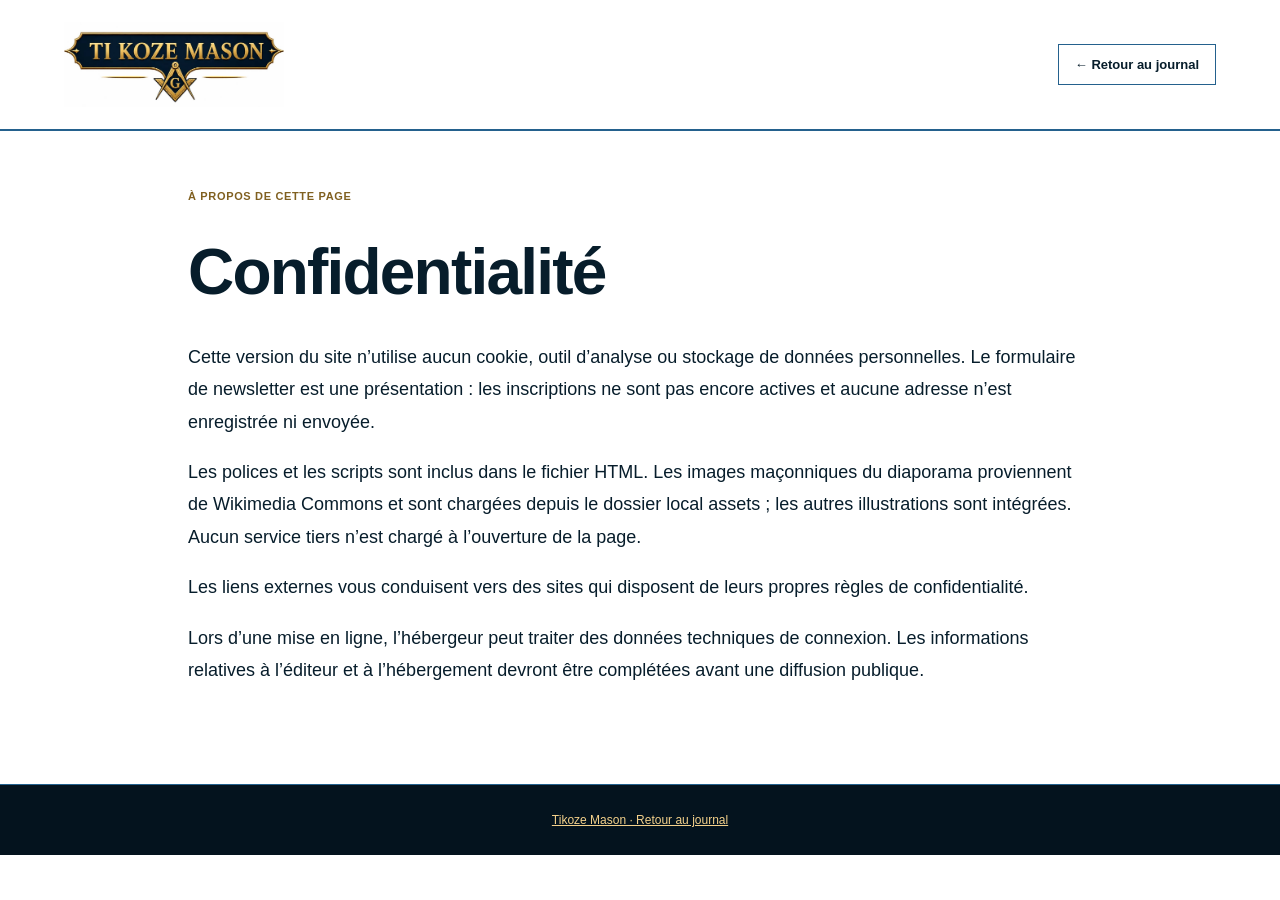
<file: articles/privacy.html>
<!DOCTYPE html>
<html lang="fr"><head><meta charset="utf-8"><meta name="viewport" content="width=device-width, initial-scale=1"><title>Confidentialité — Tikoze Mason</title><link rel="stylesheet" href="articles.css"></head>
<body><header class="article-header"><a class="brand" href="../index.html"><img class="brand-image" src="../assets/logo-tikoze-mason.jpeg" alt="Ti Koze Mason" width="1080" height="720"></a><a class="back-link" href="../index.html">← Retour au journal</a></header><main class="reading" aria-labelledby="reader-title"><span class="eyebrow">À propos de cette page</span><h1 id="reader-title">Confidentialité</h1><p>Cette version du site n’utilise aucun cookie, outil d’analyse ou stockage de données personnelles. Le formulaire de newsletter est une présentation : les inscriptions ne sont pas encore actives et aucune adresse n’est enregistrée ni envoyée.</p><p>Les polices et les scripts sont inclus dans le fichier HTML. Les images maçonniques du diaporama proviennent de Wikimedia Commons et sont chargées depuis le dossier local assets ; les autres illustrations sont intégrées. Aucun service tiers n’est chargé à l’ouverture de la page.</p><p>Les liens externes vous conduisent vers des sites qui disposent de leurs propres règles de confidentialité.</p><p>Lors d’une mise en ligne, l’hébergeur peut traiter des données techniques de connexion. Les informations relatives à l’éditeur et à l’hébergement devront être complétées avant une diffusion publique.</p></main><footer class="article-footer"><a href="../index.html">Tikoze Mason · Retour au journal</a></footer></body></html>
</file>
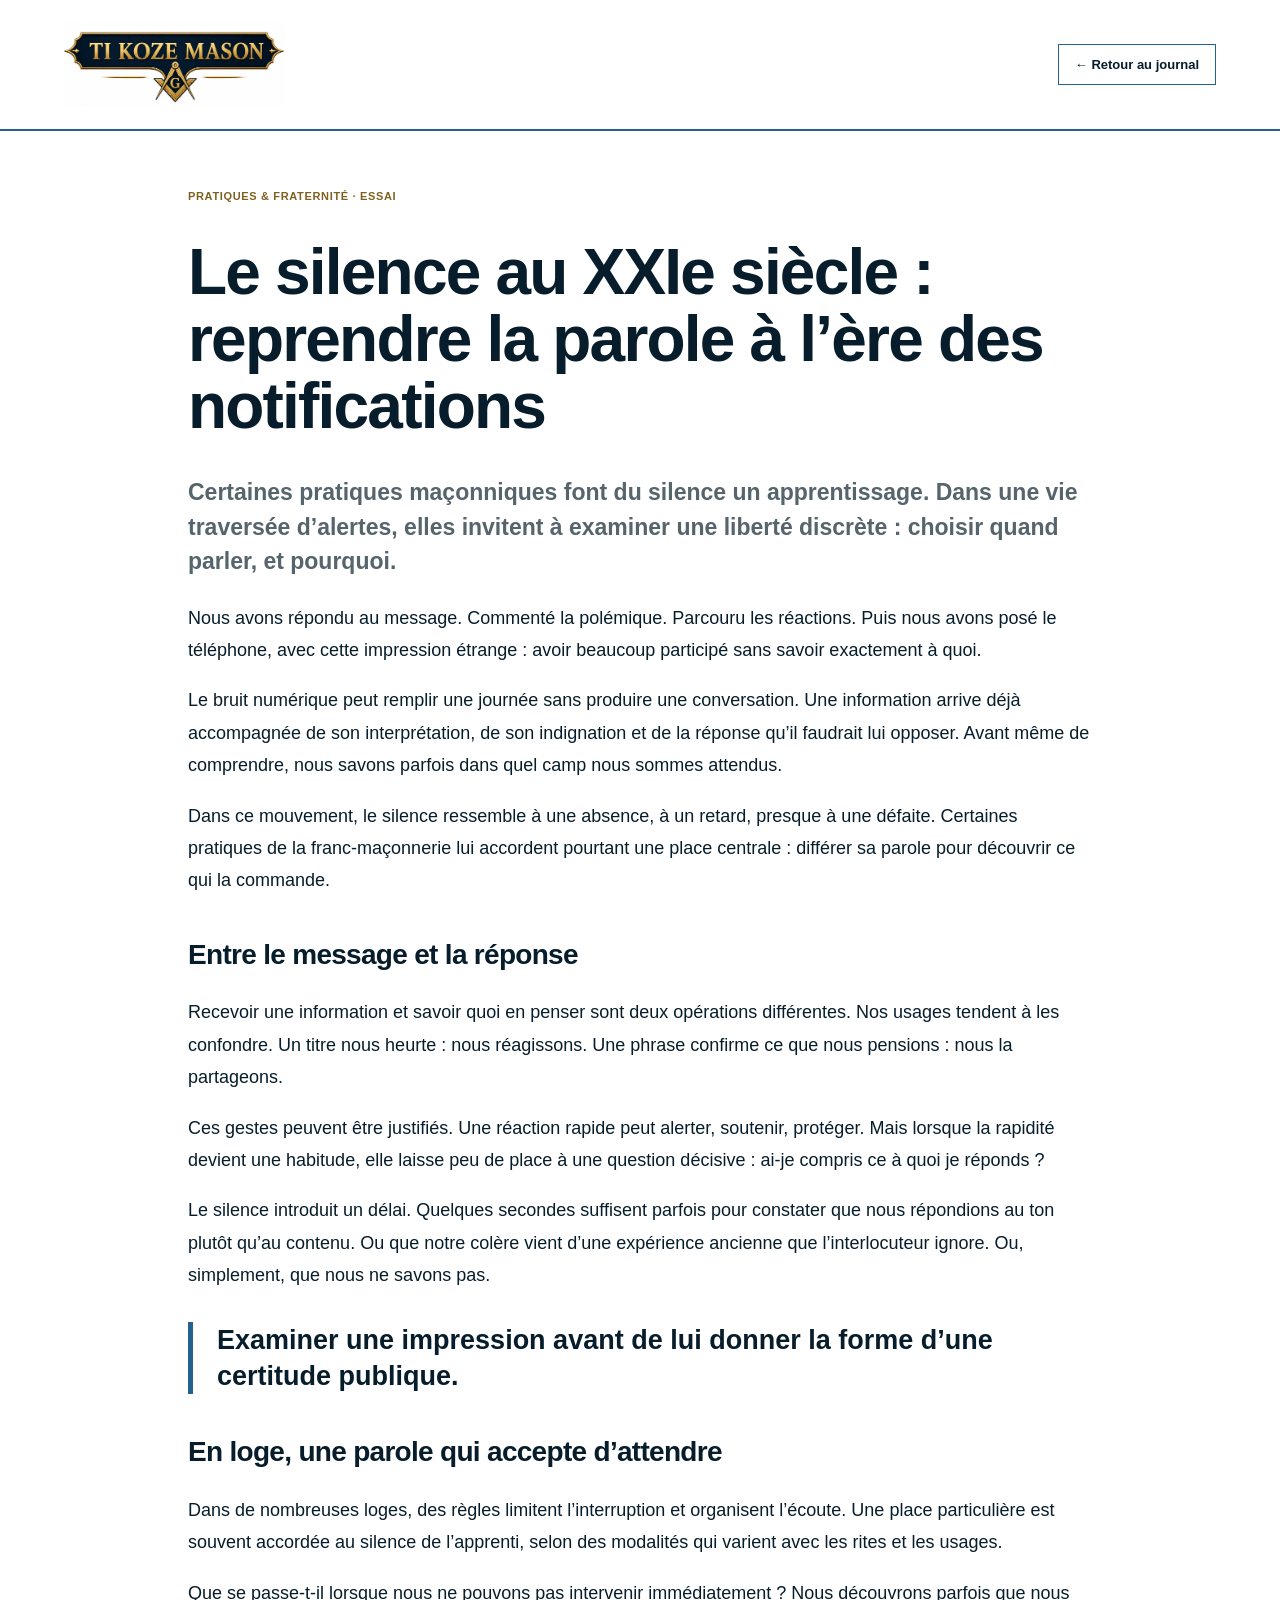
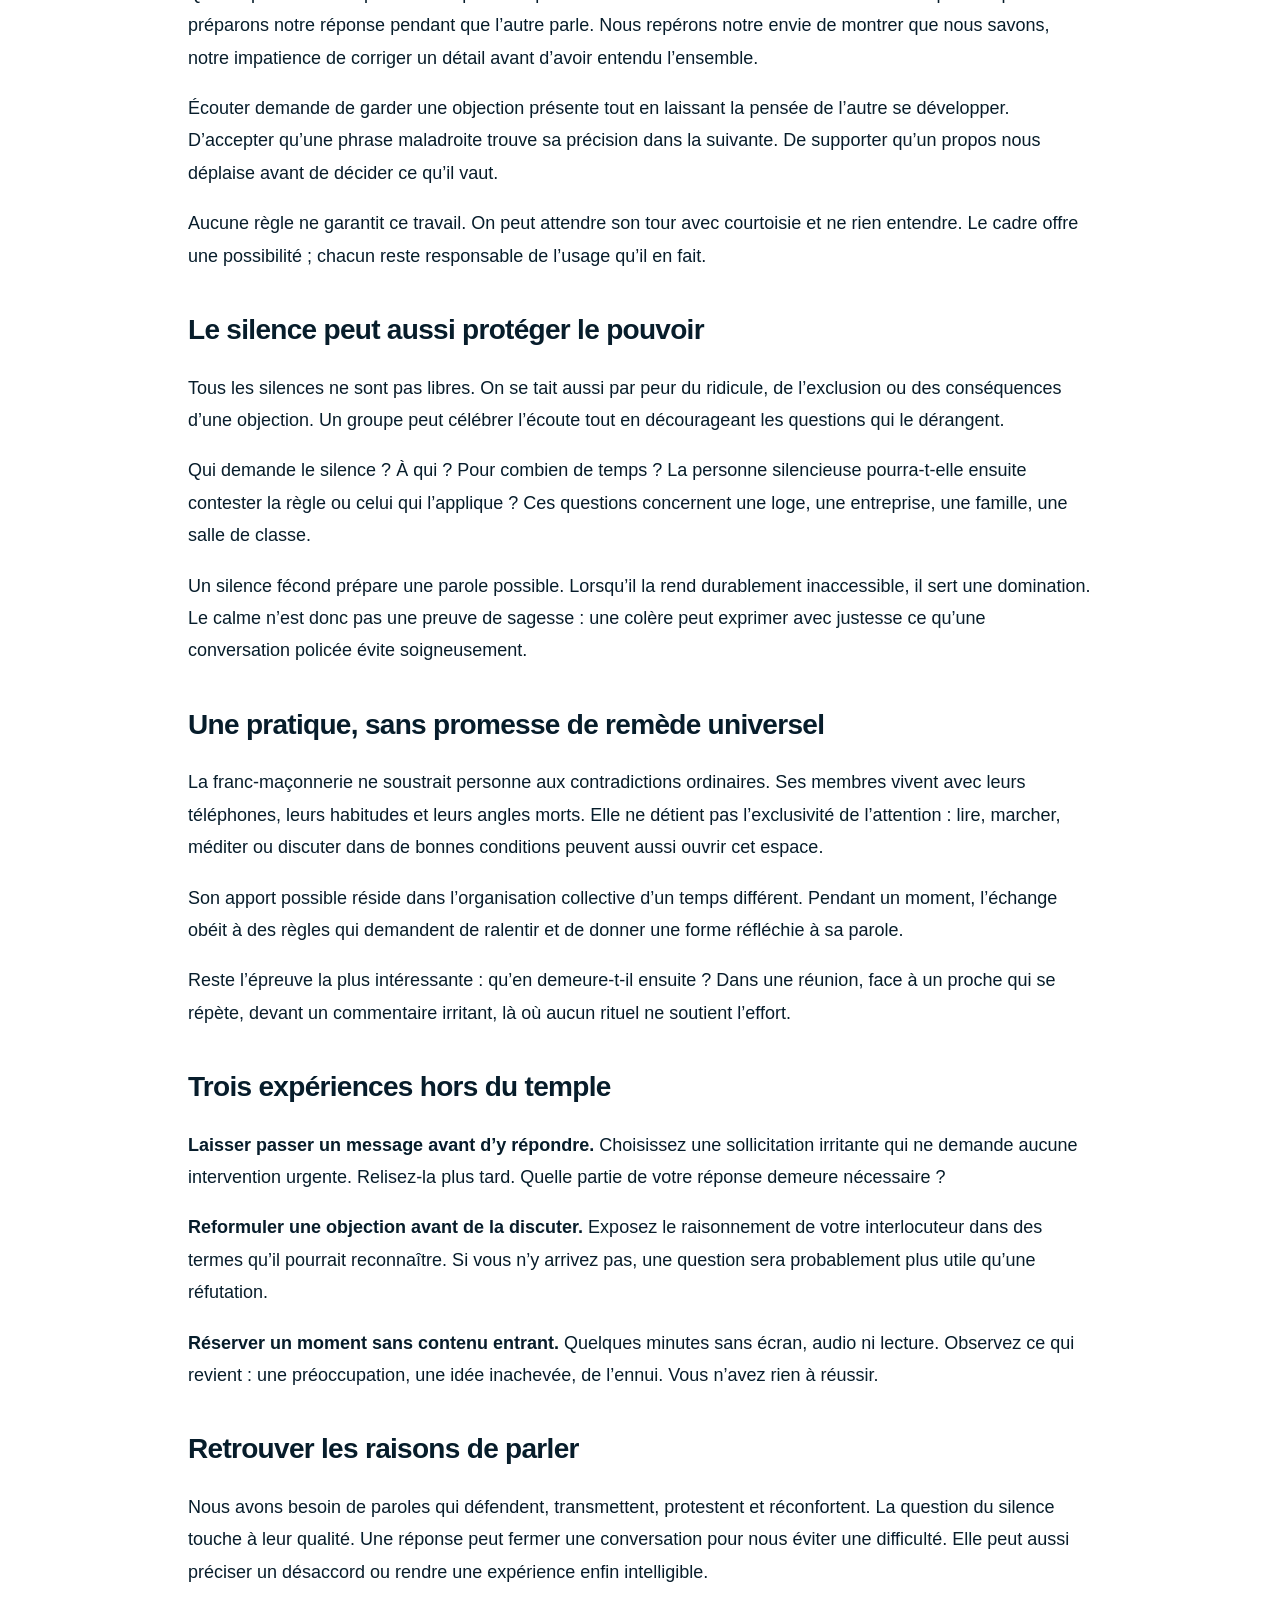
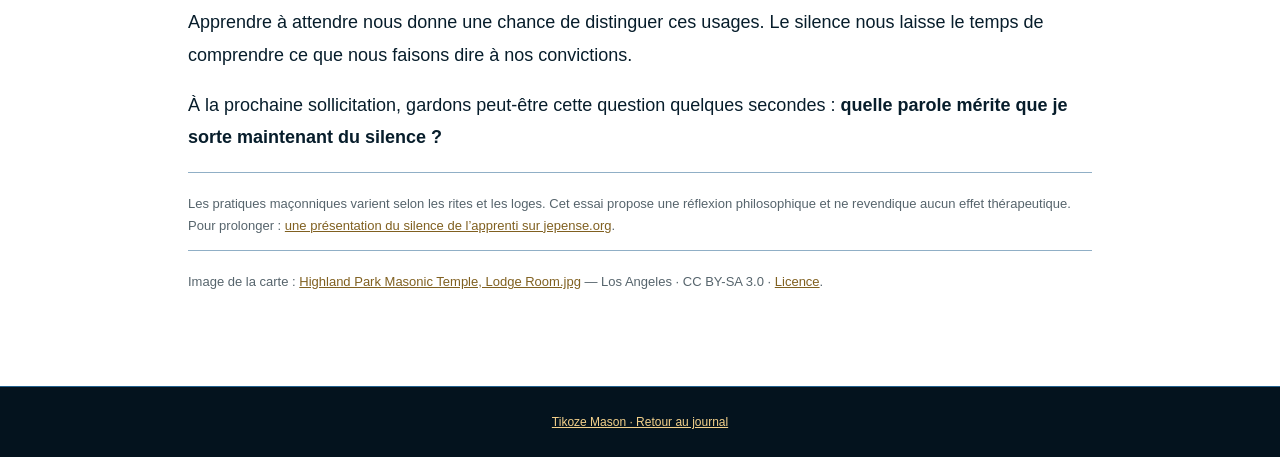
<file: articles/silence.html>
<!DOCTYPE html>
<html lang="fr"><head><meta charset="utf-8"><meta name="viewport" content="width=device-width, initial-scale=1"><title>Le silence au XXIe siècle : reprendre la parole à l’ère des notifications — Tikoze Mason</title><link rel="stylesheet" href="articles.css"></head>
<body><header class="article-header"><a class="brand" href="../index.html"><img class="brand-image" src="../assets/logo-tikoze-mason.jpeg" alt="Ti Koze Mason" width="1080" height="720"></a><a class="back-link" href="../index.html">← Retour au journal</a></header><main class="reading" aria-labelledby="reader-title"><span class="eyebrow">Pratiques & fraternité · Essai</span><h1 id="reader-title">Le silence au XXIe siècle : reprendre la parole à l’ère des notifications</h1><p class="lead">Certaines pratiques maçonniques font du silence un apprentissage. Dans une vie traversée d’alertes, elles invitent à examiner une liberté discrète : choisir quand parler, et pourquoi.</p><p>Nous avons répondu au message. Commenté la polémique. Parcouru les réactions. Puis nous avons posé le téléphone, avec cette impression étrange : avoir beaucoup participé sans savoir exactement à quoi.</p><p>Le bruit numérique peut remplir une journée sans produire une conversation. Une information arrive déjà accompagnée de son interprétation, de son indignation et de la réponse qu’il faudrait lui opposer. Avant même de comprendre, nous savons parfois dans quel camp nous sommes attendus.</p><p>Dans ce mouvement, le silence ressemble à une absence, à un retard, presque à une défaite. Certaines pratiques de la franc-maçonnerie lui accordent pourtant une place centrale : différer sa parole pour découvrir ce qui la commande.</p><h2>Entre le message et la réponse</h2><p>Recevoir une information et savoir quoi en penser sont deux opérations différentes. Nos usages tendent à les confondre. Un titre nous heurte : nous réagissons. Une phrase confirme ce que nous pensions : nous la partageons.</p><p>Ces gestes peuvent être justifiés. Une réaction rapide peut alerter, soutenir, protéger. Mais lorsque la rapidité devient une habitude, elle laisse peu de place à une question décisive : ai-je compris ce à quoi je réponds ?</p><p>Le silence introduit un délai. Quelques secondes suffisent parfois pour constater que nous répondions au ton plutôt qu’au contenu. Ou que notre colère vient d’une expérience ancienne que l’interlocuteur ignore. Ou, simplement, que nous ne savons pas.</p><blockquote>Examiner une impression avant de lui donner la forme d’une certitude publique.</blockquote><h2>En loge, une parole qui accepte d’attendre</h2><p>Dans de nombreuses loges, des règles limitent l’interruption et organisent l’écoute. Une place particulière est souvent accordée au silence de l’apprenti, selon des modalités qui varient avec les rites et les usages.</p><p>Que se passe-t-il lorsque nous ne pouvons pas intervenir immédiatement ? Nous découvrons parfois que nous préparons notre réponse pendant que l’autre parle. Nous repérons notre envie de montrer que nous savons, notre impatience de corriger un détail avant d’avoir entendu l’ensemble.</p><p>Écouter demande de garder une objection présente tout en laissant la pensée de l’autre se développer. D’accepter qu’une phrase maladroite trouve sa précision dans la suivante. De supporter qu’un propos nous déplaise avant de décider ce qu’il vaut.</p><p>Aucune règle ne garantit ce travail. On peut attendre son tour avec courtoisie et ne rien entendre. Le cadre offre une possibilité ; chacun reste responsable de l’usage qu’il en fait.</p><h2>Le silence peut aussi protéger le pouvoir</h2><p>Tous les silences ne sont pas libres. On se tait aussi par peur du ridicule, de l’exclusion ou des conséquences d’une objection. Un groupe peut célébrer l’écoute tout en décourageant les questions qui le dérangent.</p><p>Qui demande le silence ? À qui ? Pour combien de temps ? La personne silencieuse pourra-t-elle ensuite contester la règle ou celui qui l’applique ? Ces questions concernent une loge, une entreprise, une famille, une salle de classe.</p><p>Un silence fécond prépare une parole possible. Lorsqu’il la rend durablement inaccessible, il sert une domination. Le calme n’est donc pas une preuve de sagesse : une colère peut exprimer avec justesse ce qu’une conversation policée évite soigneusement.</p><h2>Une pratique, sans promesse de remède universel</h2><p>La franc-maçonnerie ne soustrait personne aux contradictions ordinaires. Ses membres vivent avec leurs téléphones, leurs habitudes et leurs angles morts. Elle ne détient pas l’exclusivité de l’attention : lire, marcher, méditer ou discuter dans de bonnes conditions peuvent aussi ouvrir cet espace.</p><p>Son apport possible réside dans l’organisation collective d’un temps différent. Pendant un moment, l’échange obéit à des règles qui demandent de ralentir et de donner une forme réfléchie à sa parole.</p><p>Reste l’épreuve la plus intéressante : qu’en demeure-t-il ensuite ? Dans une réunion, face à un proche qui se répète, devant un commentaire irritant, là où aucun rituel ne soutient l’effort.</p><h2>Trois expériences hors du temple</h2><p><strong>Laisser passer un message avant d’y répondre.</strong> Choisissez une sollicitation irritante qui ne demande aucune intervention urgente. Relisez-la plus tard. Quelle partie de votre réponse demeure nécessaire ?</p><p><strong>Reformuler une objection avant de la discuter.</strong> Exposez le raisonnement de votre interlocuteur dans des termes qu’il pourrait reconnaître. Si vous n’y arrivez pas, une question sera probablement plus utile qu’une réfutation.</p><p><strong>Réserver un moment sans contenu entrant.</strong> Quelques minutes sans écran, audio ni lecture. Observez ce qui revient : une préoccupation, une idée inachevée, de l’ennui. Vous n’avez rien à réussir.</p><h2>Retrouver les raisons de parler</h2><p>Nous avons besoin de paroles qui défendent, transmettent, protestent et réconfortent. La question du silence touche à leur qualité. Une réponse peut fermer une conversation pour nous éviter une difficulté. Elle peut aussi préciser un désaccord ou rendre une expérience enfin intelligible.</p><p>Apprendre à attendre nous donne une chance de distinguer ces usages. Le silence nous laisse le temps de comprendre ce que nous faisons dire à nos convictions.</p><p>À la prochaine sollicitation, gardons peut-être cette question quelques secondes : <strong>quelle parole mérite que je sorte maintenant du silence ?</strong></p><p class="note">Les pratiques maçonniques varient selon les rites et les loges. Cet essai propose une réflexion philosophique et ne revendique aucun effet thérapeutique. Pour prolonger : <a href="https://www.jepense.org/silence-en-franc-maconnerie-planche-apprenti/" target="_blank" rel="noopener noreferrer">une présentation du silence de l’apprenti sur jepense.org</a>.</p><p class="note">Image de la carte : <a href="https://commons.wikimedia.org/wiki/File:Highland_Park_Masonic_Temple,_Lodge_Room.jpg" target="_blank" rel="noopener noreferrer">Highland Park Masonic Temple, Lodge Room.jpg</a> — Los Angeles · CC BY-SA 3.0 · <a href="https://creativecommons.org/licenses/by-sa/3.0" target="_blank" rel="noopener noreferrer">Licence</a>.</p></main><footer class="article-footer"><a href="../index.html">Tikoze Mason · Retour au journal</a></footer></body></html>
</file>
<file: articles/articles.css>
*{box-sizing:border-box}body{margin:0;background:#fff;color:#080808;font-family:Arial,Helvetica,sans-serif}a{color:inherit}a:focus-visible{outline:2px solid #080808;outline-offset:5px}.article-header{border-bottom:2px solid #080808;padding:22px max(5%,calc((100vw - 1280px)/2));display:flex;align-items:center;justify-content:space-between;gap:24px}.brand{text-decoration:none;font-size:15px;font-weight:800;letter-spacing:.05em}.back-link{font-size:13px;font-weight:700;text-decoration:none;border:1px solid #080808;padding:12px 16px;white-space:nowrap}.back-link:hover{background:#080808;color:#fff}.reading{max-width:960px;margin:auto;padding:55px 28px 80px}.eyebrow{font-size:11px;letter-spacing:.06em;text-transform:uppercase;font-weight:800}h1{font-size:clamp(34px,5vw,64px);font-weight:900;line-height:1.05;letter-spacing:-1.8px;margin:35px 0}h2{font-size:28px;line-height:1.3;margin-top:40px;letter-spacing:-.7px}p,li{font-size:18px;line-height:1.8}.lead{font-size:23px;font-weight:600;line-height:1.5;color:#555}blockquote{font-size:27px;line-height:1.35;font-weight:800;border-left:5px solid #080808;padding-left:24px;margin:30px 0}.note{font-size:13px;line-height:1.7;color:#555;border-top:1px solid #d5d5d5;padding-top:20px}.article-footer{border-top:1px solid #d5d5d5;padding:28px;text-align:center;font-size:12px}@media(max-width:580px){.article-header{padding:18px 5%;gap:14px}.brand{font-size:11px}.back-link{font-size:11px;padding:10px}.reading{padding:35px 6% 55px}h1{font-size:36px;letter-spacing:-1.2px}h2{font-size:25px}p,li{font-size:17px}.lead{font-size:20px}}

.article-header .brand{display:block;width:220px;max-width:50%;flex-shrink:1}.brand-image{display:block;width:100%;height:auto;aspect-ratio:2.6;object-fit:cover;object-position:center}@media(max-width:580px){.article-header .brand{width:170px}}

/* Couleurs coordonnées au logo du journal. */
:root{--navy:#071d2b;--gold:#d8ad56;--gold-dark:#806020;--line:#90afc6}body{color:var(--navy)}
.article-header{border-bottom-color:#24618d}
.back-link{color:var(--navy);border-color:#24618d}.back-link:hover{background:var(--navy);color:#f4d18b}
.eyebrow{color:var(--gold-dark)}.lead,.note{color:#56646c}
blockquote{border-left-color:#24618d}.note{border-top-color:var(--line)}
.reading a{color:var(--gold-dark)}a:focus-visible{outline-color:#24618d}
.article-footer{background:#04131e;color:#f4d18b;border-top-color:#24618d}
</file>
